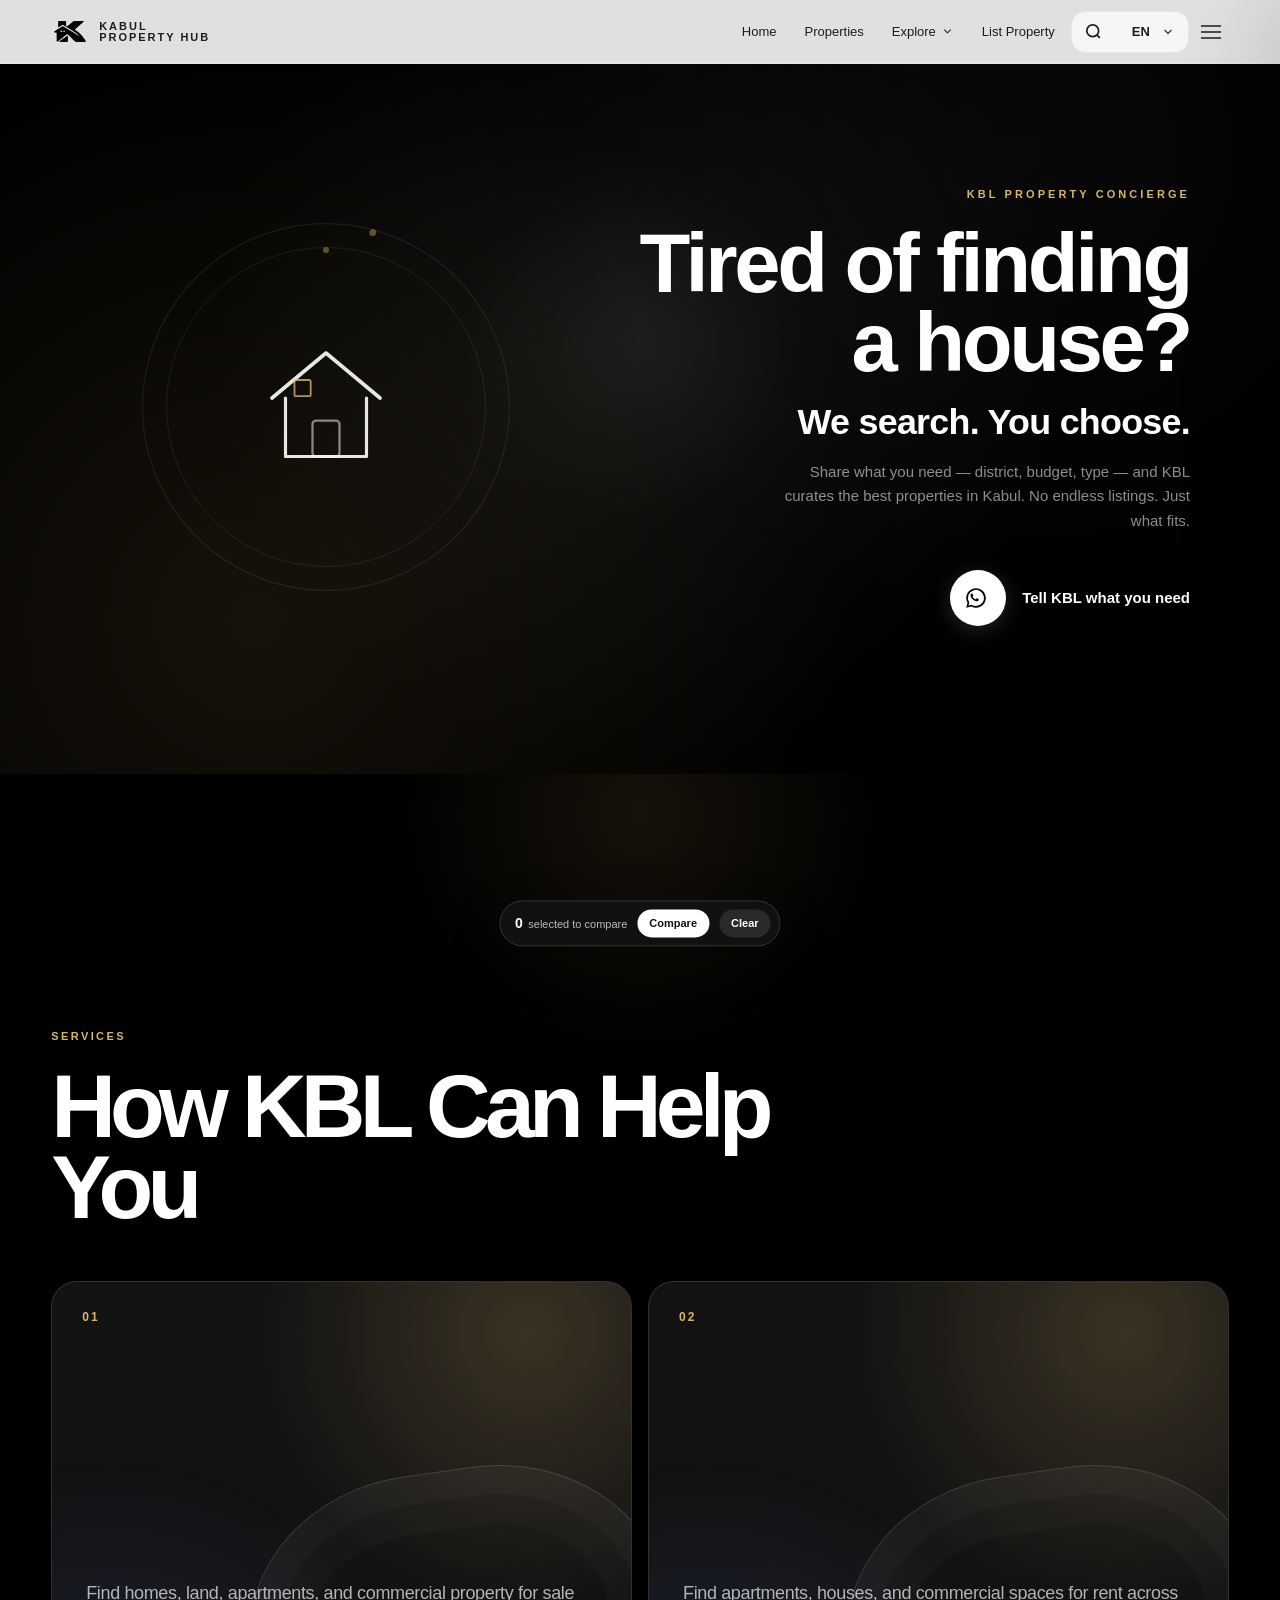
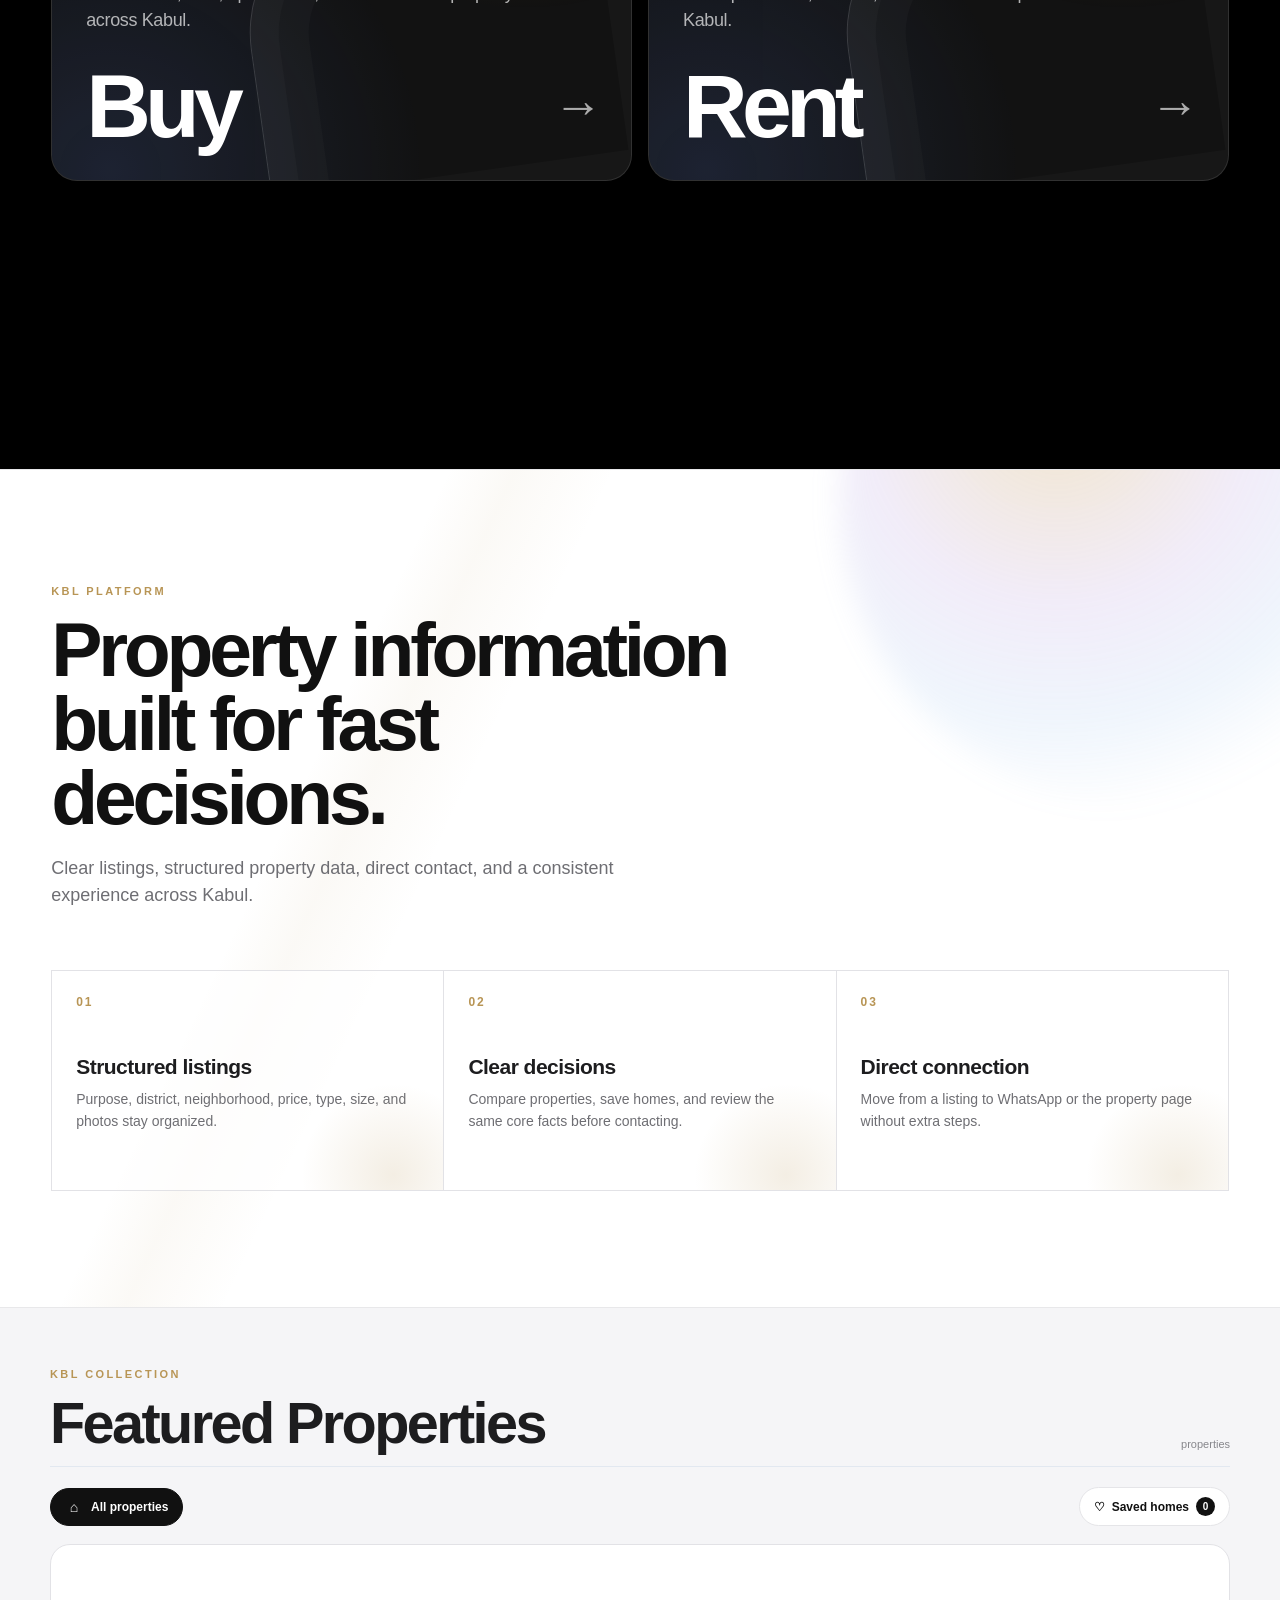
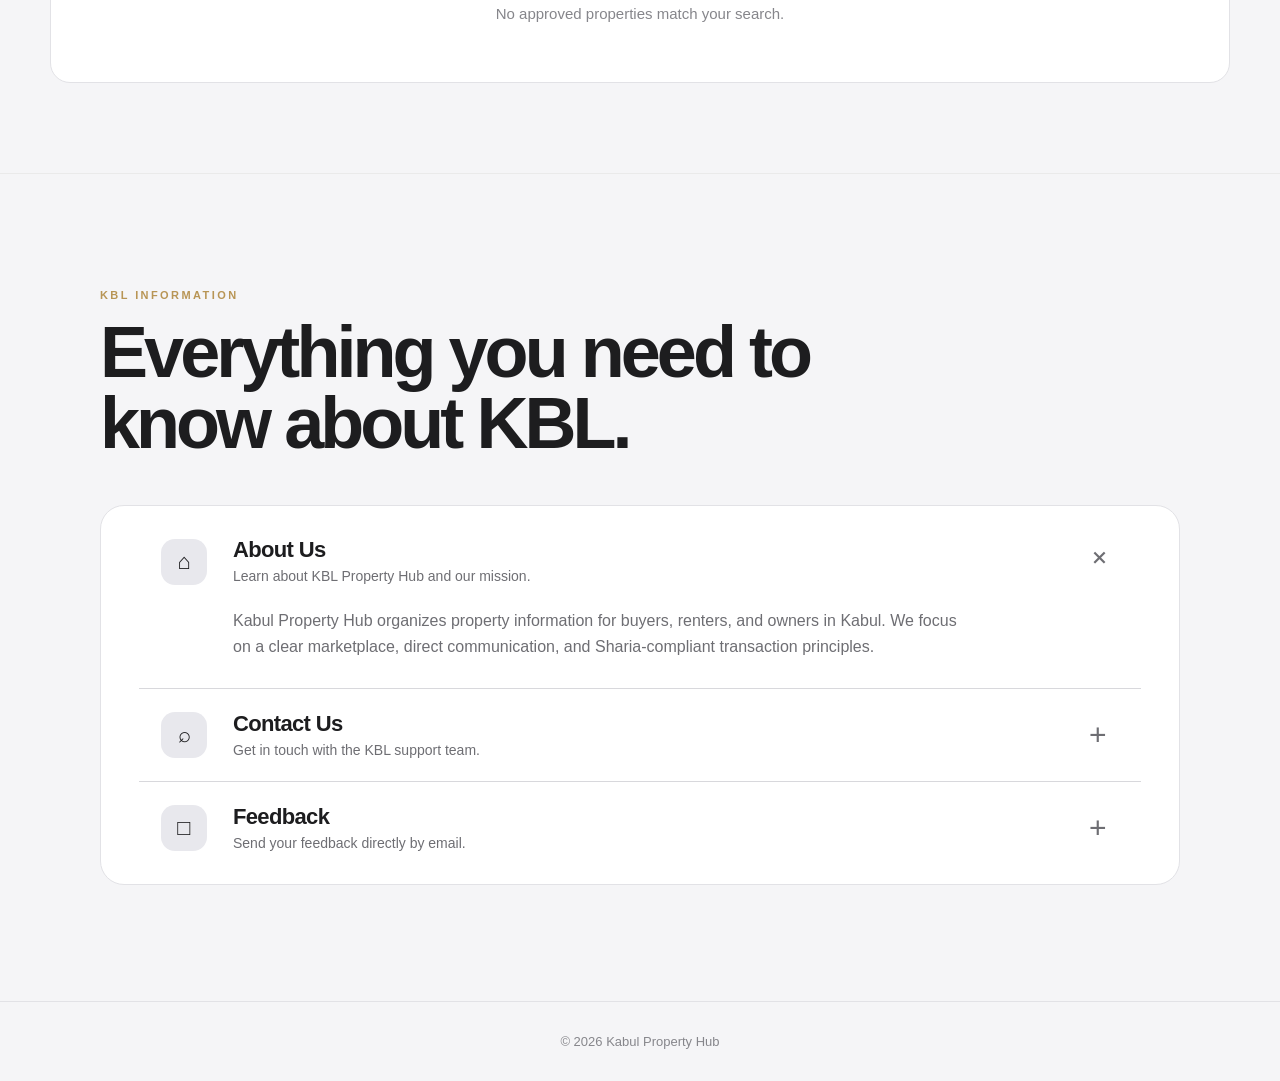
<file: index.html>
<!doctype html>
<html lang="en" dir="ltr">
<head>
<meta charset="utf-8">
<meta name="viewport" content="width=device-width, initial-scale=1, viewport-fit=cover">
<meta name="theme-color" content="#000000">
<meta name="description" content="Kabul Property Hub">
<title>Kabul Property Hub</title>
<link rel="stylesheet" href="style.css">
<link rel="icon" type="image/png" href="kbl-logo.png">
</head>
<body>
<header class="site-header">
  <a class="brand" href="index.html"><span class="brand-logo-wrap"><img class="brand-logo" src="kbl-logo.png" alt="Kabul Property Hub logo"></span><span class="brand-copy"><strong>KABUL</strong><strong>PROPERTY HUB</strong></span></a>
  <nav class="top-nav">
    <a href="index.html" data-i18n="home">Home</a>
    <a href="index.html#properties" data-i18n="properties">Properties</a>
    <button class="explore-trigger" type="button" data-explore-trigger aria-expanded="false"><span data-i18n="explore">Explore</span><svg viewBox="0 0 20 20" fill="none" stroke="currentColor" stroke-width="1.6"><path d="m5 7 5 5 5-5"/></svg></button>
    <a class="header-list-link" href="list-property.html" data-i18n="listProperty">List Property</a>
    <div class="header-tools" aria-label="KBL tools">
      <button class="search-trigger" id="searchTrigger" type="button" aria-label="Search KBL">
        <svg width="19" height="19" viewBox="0 0 24 24" fill="none" stroke="currentColor" stroke-width="2.2" aria-hidden="true"><circle cx="11" cy="11" r="7.5"/><path d="m20 20-3.5-3.5"/></svg>
      </button>
      <div class="language-menu">
        <button class="language-trigger" type="button" aria-expanded="false"><span class="language-current">EN</span><svg viewBox="0 0 20 20" fill="none" stroke="currentColor" stroke-width="1.6" aria-hidden="true"><path d="m5 7 5 5 5-5"/></svg></button>
        <div class="language-dropdown" role="menu">
          <button class="lang" data-lang="en" role="menuitem">EN</button>
          <button class="lang" data-lang="fa" role="menuitem">دری</button>
          <button class="lang" data-lang="ps" role="menuitem">پښتو</button>
        </div>
      </div>
    </div>
    <button class="menu-btn" type="button"><svg width="20" height="14" viewBox="0 0 20 14"><line x1="0" y1="1" x2="20" y2="1" stroke="currentColor" stroke-width="1.5"/><line x1="0" y1="7" x2="20" y2="7" stroke="currentColor" stroke-width="1.5"/><line x1="0" y1="13" x2="20" y2="13" stroke="currentColor" stroke-width="1.5"/></svg></button>
  </nav>
</header>
<div class="mega-backdrop" id="megaBackdrop"></div>
<section class="mega-menu" id="megaMenu" aria-hidden="true">
  <div class="mega-inner">
    <div class="mega-lead">
      <p class="kicker" data-i18n="exploreKicker">KBL MARKETPLACE</p>
      <h2 data-i18n="exploreTitle">Find the right way to move in Kabul.</h2>
      <p data-i18n="exploreText">Browse verified marketplace paths for buying, renting, listing, and comparing property.</p>
    </div>
    <div class="mega-grid">
      <a href="buy.html" class="mega-item"><span class="mega-index">01</span><strong data-i18n="browseBuy">Browse Buy</strong><small data-i18n="browseBuyText">Homes, land, apartments, shops, and commercial property.</small><span>→</span></a>
      <a href="rent.html" class="mega-item"><span class="mega-index">02</span><strong data-i18n="browseRent">Browse Rent</strong><small data-i18n="browseRentText">Homes, apartments, and commercial spaces for rent.</small><span>→</span></a>
      <a href="list-property.html" class="mega-item"><span class="mega-index">03</span><strong data-i18n="listHome">List a Property</strong><small data-i18n="listHomeText">Submit a sale or rental listing for KBL review.</small><span>→</span></a>
      <a href="about.html" class="mega-item"><span class="mega-index">04</span><strong data-i18n="aboutUs">About KBL</strong><small data-i18n="aboutUsText">Learn about the marketplace, support, and feedback.</small><span>→</span></a>
    </div>
  </div>
</section>
<div class="search-backdrop" id="searchBackdrop" aria-hidden="true"></div>
<div class="search-overlay" id="searchOverlay" aria-hidden="true">
  <button class="search-close" id="searchClose" type="button" aria-label="Close">×</button>
  <div class="global-search-inner">
    <div class="global-search-field">
      <svg viewBox="0 0 24 24" fill="none" stroke="currentColor" stroke-width="2.2" aria-hidden="true"><circle cx="11" cy="11" r="8"/><path d="M21 21l-4.35-4.35"/></svg>
      <input id="globalSearchInput" type="search" data-i18n-placeholder="searchProperty" placeholder="Search Kabul Property Hub" aria-label="Search Kabul Property Hub" autocomplete="off">
      <kbd>ESC</kbd>
    </div>
    <div class="global-search-content">
      <p class="search-section-label" data-i18n="searchSections">Explore KBL</p>
      <div class="quick-links-grid">
        <a href="buy.html" class="quick-link"><span data-i18n="browseBuy">Buy properties</span><span>→</span></a>
        <a href="rent.html" class="quick-link"><span data-i18n="browseRent">Rent properties</span><span>→</span></a>
        <a href="about.html" class="quick-link"><span data-i18n="menuAbout">About Kabul Property Hub</span><span>→</span></a>
        <a href="how-it-works.html" class="quick-link"><span data-i18n="menuHow">How It Works</span><span>→</span></a>
        <a href="contact.html" class="quick-link"><span data-i18n="menuContact">Contact Us</span><span>→</span></a>
      </div>
      <div class="global-search-results" id="globalSearchResults" aria-live="polite"></div>
    </div>
  </div>
</div>
<div class="menu-backdrop" id="menuBackdrop"></div>
<aside class="menu-panel" id="menuPanel" aria-hidden="true">
  <div class="menu-head"><span></span><button class="close-menu" type="button">×</button></div>
  <nav class="menu-links" id="menuLinks">
    <a href="about.html" data-i18n="menuAbout">About</a>
    <a href="how-it-works.html" data-i18n="menuHow">How It Works</a>
    <a href="saved.html" data-i18n="menuSaved">Saved</a>
    <a href="list-property.html" data-i18n="menuList">List Property</a>
    <a href="terms.html" data-i18n="menuTerms">Terms</a>
    <a href="privacy.html" data-i18n="menuPrivacy">Privacy Policy</a>
    <a href="contact.html" data-i18n="menuContact">Contact</a>
  </nav>
</aside>

<main id="home">
<section class="concierge-hero" aria-labelledby="conciergeTitle">
  <div class="concierge-inner">
    <div class="concierge-visual">
      <div class="house-scene">
        <svg class="house-icon" viewBox="0 0 200 200" fill="none" aria-hidden="true">
          <path d="M40 90 L100 40 L160 90" stroke="rgba(255,255,255,0.9)" stroke-width="4" stroke-linecap="round" stroke-linejoin="round"/>
          <path d="M55 90 V155 H145 V90" stroke="rgba(255,255,255,0.9)" stroke-width="3.5" stroke-linecap="round" stroke-linejoin="round"/>
          <rect x="85" y="115" width="30" height="40" rx="4" stroke="rgba(255,255,255,0.5)" stroke-width="2.5"/>
          <rect x="65" y="70" width="18" height="18" rx="2" stroke="#d8b56c" stroke-width="2" opacity="0.8"/>
        </svg>
        <div class="orbit-ring"></div>
        <div class="orbit-ring" style="animation-delay:-4s;transform:scale(1.15) rotate(15deg)"></div>
      </div>
    </div>
    <div class="concierge-copy">
      <p class="concierge-kicker" data-i18n="finderKicker">KBL PROPERTY CONCIERGE</p>
      <h1 id="conciergeTitle" data-i18n="finderTitle">Tired of finding a house?</h1>
      <p class="concierge-lead" data-i18n="finderText">We search. You choose.</p>
      <p class="concierge-body" data-i18n="finderSubtext">Share what you need — district, budget, type — and KBL curates the best properties in Kabul. No endless listings. Just what fits.</p>
      <a class="concierge-cta" href="https://wa.me/93707740762" target="_blank" rel="noopener">
        <span class="cta-circle">
          <svg class="wa-symbol" viewBox="0 0 32 32" aria-hidden="true"><path fill="currentColor" d="M19.11 17.33c-.27-.14-1.6-.79-1.85-.88-.25-.09-.43-.14-.61.14-.18.27-.7.88-.86 1.06-.16.18-.32.2-.59.07-.27-.14-1.13-.42-2.15-1.34-.79-.7-1.32-1.57-1.47-1.84-.15-.27-.02-.42.11-.55.12-.12.27-.32.41-.48.14-.16.18-.27.27-.45.09-.18.05-.34-.02-.48-.07-.14-.61-1.47-.84-2.01-.22-.53-.45-.46-.61-.47h-.52c-.18 0-.48.07-.73.34-.25.27-.95.93-.95 2.27s.98 2.63 1.11 2.81c.14.18 1.93 2.95 4.68 4.14.65.28 1.16.45 1.56.57.65.21 1.24.18 1.7.11.52-.08 1.6-.66 1.82-1.29.23-.63.23-1.17.16-1.29-.07-.11-.25-.18-.52-.32M16.03 3C8.84 3 3 8.84 3 16.03c0 2.3.6 4.46 1.65 6.34L3 29l6.82-1.61a12.96 12.96 0 0 0 6.21 1.58h.01C23.22 28.97 29.06 23.13 29.06 16S23.22 3 16.03 3m0 23.67h-.01a10.75 10.75 0 0 1-5.49-1.5l-.39-.23-4.05.96.98-3.95-.25-.41a10.73 10.73 0 1 1 9.21 5.13"/></svg>
        </span>
        <span data-i18n="finderCta">Tell KBL what you need</span>
      </a>
    </div>
  </div>
</section>

<section class="apple-services scroll-reveal" aria-labelledby="servicesTitle">
  <div class="apple-services-inner">
    <p class="kicker" data-i18n="servicesKicker">SERVICES</p>
    <h2 id="servicesTitle" data-i18n="servicesTitle">How KBL Can Help You</h2>
    <div class="service-cards">
      <a class="service-card service-buy" href="buy.html">
        <span class="service-number">01</span>
        <p data-i18n="buyServiceText">Find homes, land, apartments, and commercial property for sale across Kabul.</p>
        <span class="service-name"><span data-i18n="buy">Buy</span><span class="service-arrow">→</span></span>
      </a>
      <a class="service-card service-rent" href="rent.html">
        <span class="service-number">02</span>
        <p data-i18n="rentServiceText">Find apartments, houses, and commercial spaces for rent across Kabul.</p>
        <span class="service-name"><span data-i18n="rent">Rent</span><span class="service-arrow">→</span></span>
      </a>
    </div>


  </div>
</section>

<section class="stripe-realestate-layer scroll-reveal" aria-label="KBL platform principles">
  <div class="stripe-layer-inner">
    <div class="stripe-layer-heading">
      <p class="kicker" data-i18n="platformKicker">KBL PLATFORM</p>
      <h2 data-i18n="platformTitle">Property information built for fast decisions.</h2>
      <p data-i18n="platformText">Clear listings, structured property data, direct contact, and a consistent experience across Kabul.</p>
    </div>
    <div class="stripe-layer-grid">
      <article><span>01</span><strong data-i18n="platformCard1Title">Structured listings</strong><p data-i18n="platformCard1Text">Purpose, district, neighborhood, price, type, size, and photos stay organized.</p></article>
      <article><span>02</span><strong data-i18n="platformCard2Title">Clear decisions</strong><p data-i18n="platformCard2Text">Compare properties, save homes, and review the same core facts before contacting.</p></article>
      <article><span>03</span><strong data-i18n="platformCard3Title">Direct connection</strong><p data-i18n="platformCard3Text">Move from a listing to WhatsApp or the property page without extra steps.</p></article>
    </div>
  </div>
</section>

<section class="catalog section scroll-reveal" id="properties">
  <div class="section-head">
    <div>
      <p class="kicker" data-i18n="featuredKicker">KBL COLLECTION</p>
      <h2 data-i18n="featured">Featured Properties</h2>
    </div>
    <span class="result-count-wrap"><span id="resultCount"></span><span data-i18n="propertiesFound">properties</span></span>
  </div>
  <div class="feed-toolbar">
    <div class="feed-tabs" role="tablist" aria-label="Property purpose">
      <button class="feed-tab active" data-purpose="all" type="button"><span class="feed-tab-icon">⌂</span><span data-i18n="allProperties">All properties</span></button>
    </div>
    <button class="saved-launch" id="savedLaunch" type="button"><span>♡</span><span data-i18n="savedHomes">Saved homes</span><span class="saved-count" id="savedCount">0</span></button>
  </div>
  <div class="cards" id="cards"></div>
</section>


<section class="kbl-info-end scroll-reveal" id="kbl-info" aria-label="KBL information">
  <div class="kbl-info-end-inner">
    <p class="kicker" data-i18n="infoKicker">KBL INFORMATION</p>
    <h2 data-i18n="infoTitle">Everything you need to know about KBL.</h2>
    <div class="apple-info-accordion" aria-label="KBL information">
      <details open>
        <summary><span class="accordion-icon">⌂</span><span><strong data-i18n="aboutPanelTitle">About Us</strong><small data-i18n="aboutPanelSubtitle">Learn about KBL Property Hub and our mission.</small></span><span class="accordion-plus">+</span></summary>
        <div class="accordion-content" data-i18n="aboutPanelText">Kabul Property Hub organizes property information for buyers, renters, and owners in Kabul. We focus on a clear marketplace, direct communication, and Sharia-compliant transaction principles.</div>
      </details>
      <details>
        <summary><span class="accordion-icon">⌕</span><span><strong data-i18n="contactPanelTitle">Contact Us</strong><small data-i18n="contactPanelSubtitle">Get in touch with the KBL support team.</small></span><span class="accordion-plus">+</span></summary>
        <div class="accordion-content"><span data-i18n="contactPanelText">For property questions, listing support, or reports, contact KBL through WhatsApp.</span><a class="accordion-link" href="https://wa.me/93707740762" target="_blank" rel="noopener" data-i18n="whatsapp">WhatsApp</a></div>
      </details>
      <details>
        <summary><span class="accordion-icon">□</span><span><strong data-i18n="feedbackPanelTitle">Feedback</strong><small data-i18n="feedbackPanelSubtitle">Send your feedback directly by email.</small></span><span class="accordion-plus">+</span></summary>
        <div class="accordion-content"><span data-i18n="feedbackPanelText">Tell us what works, what needs improvement, or what you want KBL to add.</span><a class="accordion-link" href="mailto:kabulpropertyhub@gmail.com">kabulpropertyhub@gmail.com</a></div>
      </details>
    </div>
  </div>
</section>
</main>

<aside class="saved-drawer" id="savedDrawer" aria-hidden="true">
  <div class="saved-drawer-head"><div><p class="kicker" data-i18n="savedHomes">SAVED HOMES</p><h2 data-i18n="savedTitle">Your shortlist</h2></div><button type="button" class="saved-drawer-close" data-close-saved>×</button></div>
  <div class="saved-drawer-body" id="savedDrawerBody"></div>
</aside>
<div class="saved-backdrop" id="savedBackdrop"></div>

<section class="command-backdrop" id="commandBackdrop" aria-hidden="true">
  <div class="command-palette" role="dialog" aria-modal="true" aria-labelledby="commandTitle">
    <div class="command-search"><svg viewBox="0 0 24 24" fill="none" stroke="currentColor" stroke-width="2"><circle cx="11" cy="11" r="7.5"/><path d="m20 20-3.5-3.5"/></svg><input id="commandInput" type="search" data-i18n-placeholder="commandPlaceholder" placeholder="Search KBL or jump to a section" autocomplete="off"><kbd>ESC</kbd></div>
    <p class="command-label" id="commandTitle" data-i18n="quickActions">Quick actions</p>
    <div class="command-items" id="commandItems">
      <button type="button" data-command="buy"><span>01</span><strong data-i18n="browseBuy">Browse Buy</strong><small data-i18n="browseBuyText">Homes, land, apartments, shops, and commercial property.</small></button>
      <button type="button" data-command="rent"><span>02</span><strong data-i18n="browseRent">Browse Rent</strong><small data-i18n="browseRentText">Homes, apartments, and commercial spaces for rent.</small></button>
      <button type="button" data-command="search"><span>03</span><strong data-i18n="openSearch">Open search</strong><small data-i18n="openSearchText">Filter by district, neighborhood, budget, currency, and type.</small></button>
      <button type="button" data-command="saved"><span>04</span><strong data-i18n="savedHomes">Saved homes</strong><small data-i18n="savedText">Open your saved property shortlist.</small></button>
      <a href="list-property.html"><span>05</span><strong data-i18n="listHome">List a Property</strong><small data-i18n="listHomeText">Submit a sale or rental listing for review.</small></a>
    </div>
  </div>
</section>

<div class="compare-tray" id="compareTray" aria-hidden="true">
  <div><strong id="compareCount">0</strong><span data-i18n="compareSelected">selected to compare</span></div>
  <button type="button" id="compareNow" data-i18n="compareNow">Compare</button>
  <button type="button" id="clearCompare" data-i18n="clearCompare">Clear</button>
</div>

<footer data-i18n="footer">© 2026 Kabul Property Hub</footer>
<script src="app.js"></script>
</body></html>
</file>
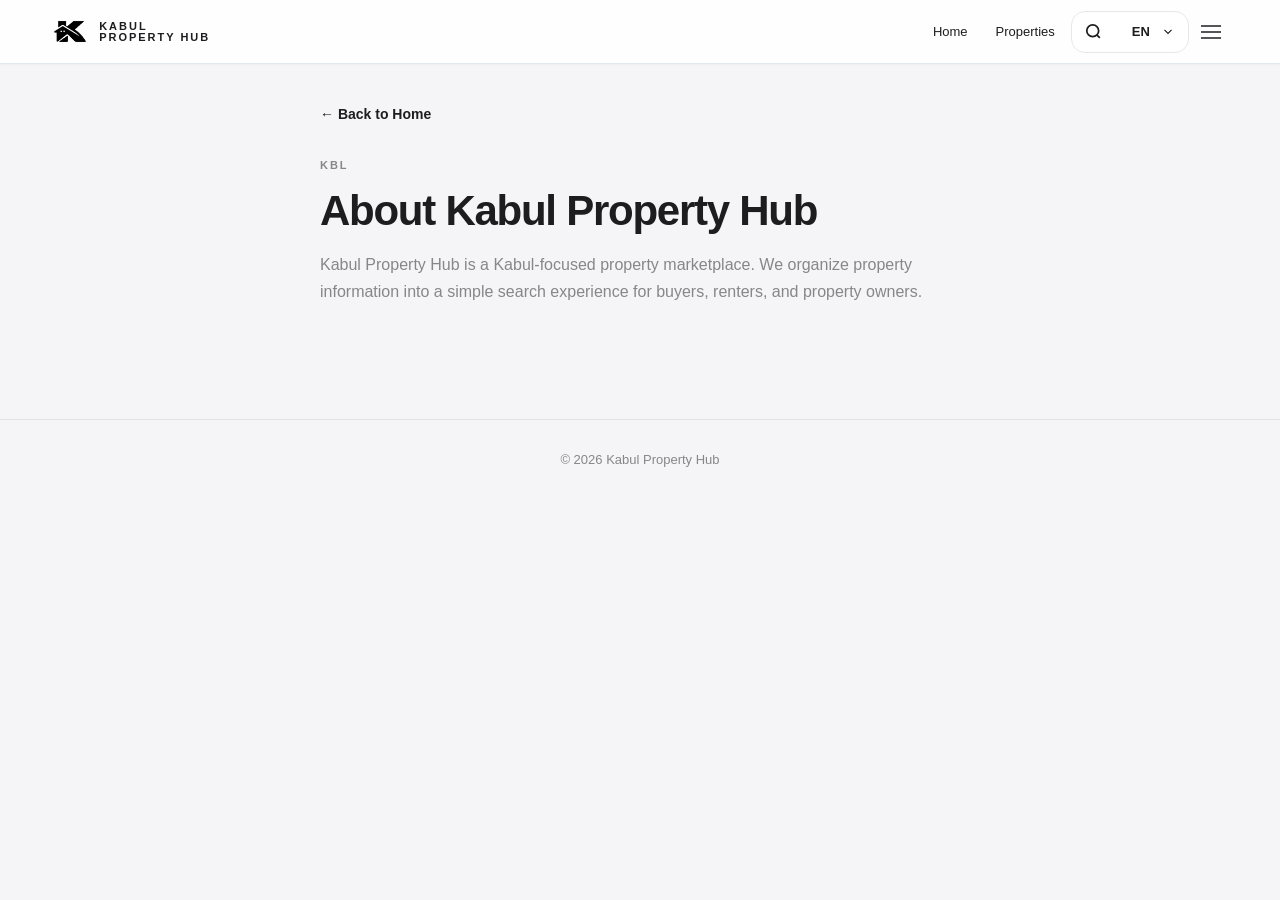
<file: about.html>
<!doctype html>
<html lang="en" dir="ltr">
<head><meta charset="utf-8"><meta name="viewport" content="width=device-width, initial-scale=1, viewport-fit=cover"><meta name="theme-color" content="#f5f5f7"><title>About | Kabul Property Hub</title><link rel="stylesheet" href="style.css"><link rel="icon" type="image/png" href="kbl-logo.png">
</head>
<body>
<header class="site-header">
  <a class="brand" href="index.html"><span class="brand-logo-wrap"><img class="brand-logo" src="kbl-logo.png" alt="Kabul Property Hub logo"></span><span class="brand-copy"><strong>KABUL</strong><strong>PROPERTY HUB</strong></span></a>
  <nav class="top-nav">
    <a href="index.html" data-i18n="home">Home</a>
    <a href="index.html#properties" data-i18n="properties">Properties</a>
    <div class="header-tools" aria-label="KBL tools">
      <button class="search-trigger" id="searchTrigger" type="button" aria-label="Search KBL">
        <svg width="19" height="19" viewBox="0 0 24 24" fill="none" stroke="currentColor" stroke-width="2.2" aria-hidden="true"><circle cx="11" cy="11" r="7.5"/><path d="m20 20-3.5-3.5"/></svg>
      </button>
      <div class="language-menu">
        <button class="language-trigger" type="button" aria-expanded="false"><span class="language-current">EN</span><svg viewBox="0 0 20 20" fill="none" stroke="currentColor" stroke-width="1.6" aria-hidden="true"><path d="m5 7 5 5 5-5"/></svg></button>
        <div class="language-dropdown" role="menu">
          <button class="lang" data-lang="en" role="menuitem">EN</button>
          <button class="lang" data-lang="fa" role="menuitem">دری</button>
          <button class="lang" data-lang="ps" role="menuitem">پښتو</button>
        </div>
      </div>
    </div>
    <button class="menu-btn" type="button"><svg width="20" height="14" viewBox="0 0 20 14"><line x1="0" y1="1" x2="20" y2="1" stroke="currentColor" stroke-width="1.5"/><line x1="0" y1="7" x2="20" y2="7" stroke="currentColor" stroke-width="1.5"/><line x1="0" y1="13" x2="20" y2="13" stroke="currentColor" stroke-width="1.5"/></svg></button>
  </nav>
</header>
<div class="search-backdrop" id="searchBackdrop"></div>
<div class="search-overlay" id="searchOverlay" aria-hidden="true">
  <button class="search-close" id="searchClose" type="button" aria-label="Close">×</button>
  <div class="global-search-inner">
    <div class="global-search-field">
      <svg viewBox="0 0 24 24" fill="none" stroke="currentColor" stroke-width="2.2" aria-hidden="true"><circle cx="11" cy="11" r="8"/><path d="M21 21l-4.35-4.35"/></svg>
      <input id="globalSearchInput" type="search" data-i18n-placeholder="searchProperty" placeholder="Search Kabul Property Hub" aria-label="Search Kabul Property Hub" autocomplete="off">
      <kbd>ESC</kbd>
    </div>
    <div class="global-search-content">
      <p class="search-section-label" data-i18n="searchSections">Explore KBL</p>
      <div class="quick-links-grid">
        <a href="buy.html" class="quick-link"><span data-i18n="browseBuy">Buy properties</span><span>→</span></a>
        <a href="rent.html" class="quick-link"><span data-i18n="browseRent">Rent properties</span><span>→</span></a>
        <a href="about.html" class="quick-link"><span data-i18n="menuAbout">About Kabul Property Hub</span><span>→</span></a>
        <a href="how-it-works.html" class="quick-link"><span data-i18n="menuHow">How It Works</span><span>→</span></a>
        <a href="contact.html" class="quick-link"><span data-i18n="menuContact">Contact Us</span><span>→</span></a>
      </div>
      <div class="global-search-results" id="globalSearchResults" aria-live="polite"></div>
    </div>
  </div>
</div>
<div class="menu-backdrop" id="menuBackdrop"></div>
<aside class="menu-panel" id="menuPanel" aria-hidden="true">
  <div class="menu-head"><span></span><button class="close-menu" type="button">×</button></div>
  <nav class="menu-links" id="menuLinks">
    <a href="about.html" data-i18n="menuAbout">About</a>
    <a href="how-it-works.html" data-i18n="menuHow">How It Works</a>
    <a href="saved.html" data-i18n="menuSaved">Saved</a>
    <a href="list-property.html" data-i18n="menuList">List Property</a>
    <a href="terms.html" data-i18n="menuTerms">Terms</a>
    <a href="privacy.html" data-i18n="menuPrivacy">Privacy Policy</a>
    <a href="contact.html" data-i18n="menuContact">Contact</a>
  </nav>
</aside>
<main class="static-page scroll-reveal"><a class="back-link" href="index.html">← <span data-i18n="backHome">Back</span></a><p class="kicker">KBL</p><h1 data-i18n="aboutTitle">About</h1><p data-i18n="aboutText">Kabul Property Hub is a Kabul-focused property marketplace. Simple search for buyers, renters, and owners.</p></main>
<footer data-i18n="footer">© 2026 Kabul Property Hub</footer><script src="app.js"></script></body></html>
</file>
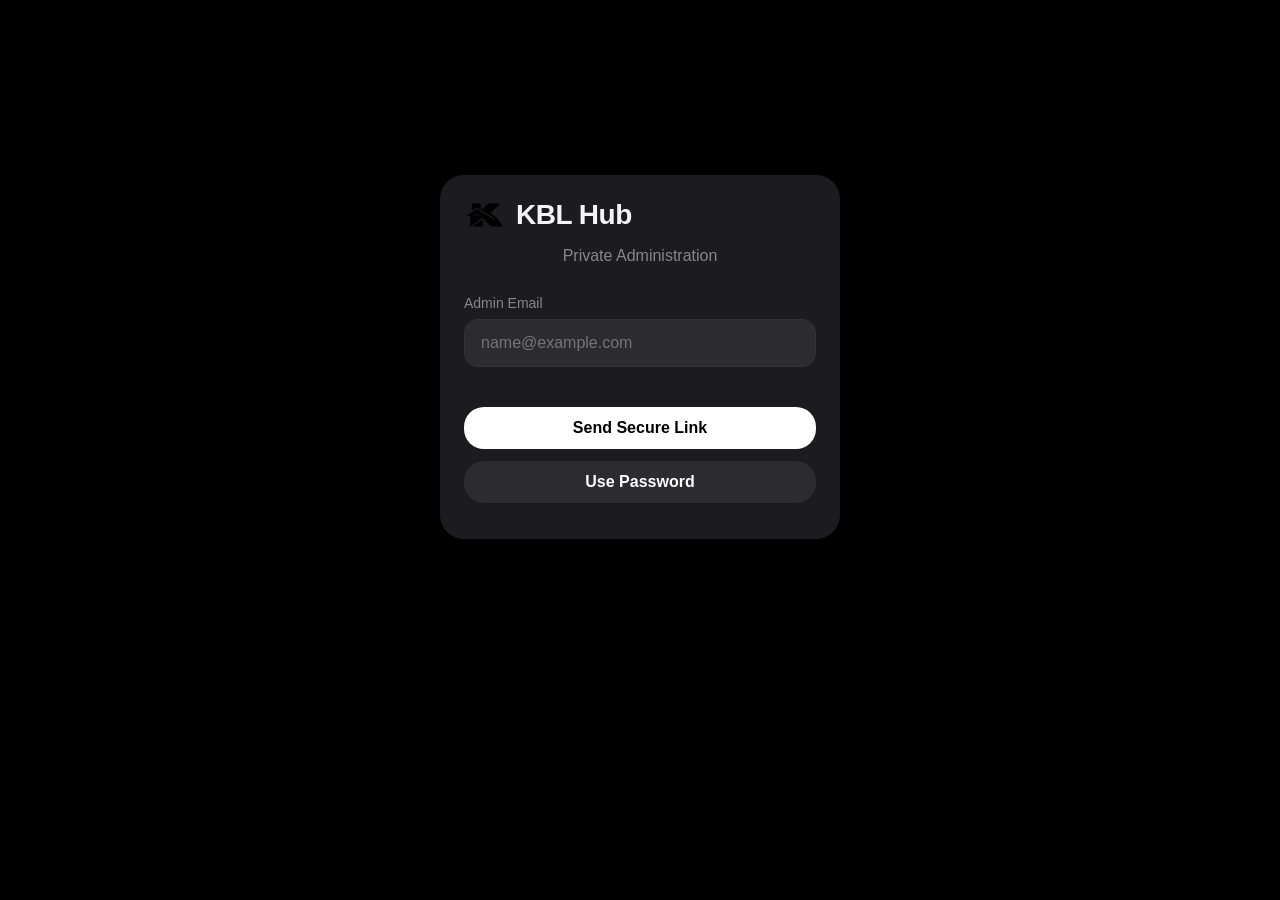
<file: admin.html>
<!doctype html>
<html lang="en">
<head>
<meta charset="utf-8">
<meta name="viewport" content="width=device-width,initial-scale=1">
<title>KBL Admin Control</title>
<style>
:root { font-family: -apple-system, BlinkMacSystemFont, "SF Pro Display", "Segoe UI", sans-serif; color: #f5f5f7; background: #000; }
* { box-sizing: border-box; }
body { margin: 0; -webkit-font-smoothing: antialiased; }
button, input, select { font: inherit; }
.hidden { display: none !important; }
.shell { max-width: 1180px; margin: auto; padding: 40px 20px; }
.top { display: flex; justify-content: space-between; align-items: center; gap: 16px; margin-bottom: 30px; }
.brand { font-size: 28px; font-weight: 700; letter-spacing: -0.5px; display:flex; align-items:center; gap:10px; }
.admin-logo { width:42px; height:32px; object-fit:contain; display:block; }
.muted { color: #86868b; }
.card { background: #1c1c1e; border-radius: 24px; padding: 24px; box-shadow: 0 10px 40px rgba(0,0,0,0.5); }
.login { max-width: 400px; margin: 15vh auto; text-align: center; }
.login h1 { margin-bottom: 12px; font-weight: 600; letter-spacing: -0.5px; }
input, select { width: 100%; padding: 14px 16px; border: 1px solid #333; border-radius: 14px; background: #2c2c2e; color: #fff; margin-bottom: 16px; outline: none; transition: border 0.2s; }
input:focus { border-color: #0A84FF; }
label { display: block; font-size: 14px; font-weight: 500; margin: 0 0 8px; text-align: left; color: #86868b; }
button { border: 0; border-radius: 20px; padding: 12px 20px; background: #fff; color: #000; font-weight: 600; cursor: pointer; transition: transform 0.1s, opacity 0.2s; width: 100%; }
button:active { transform: scale(0.97); }
.secondary { background: #2c2c2e; color: #fff; }
.secondary:hover { background: #3a3a3c; }
.success { background: #32d74b; color: #000; }
.danger { background: #ff453a; color: #fff; }
.error { color: #ff453a; margin-top: 12px; font-size: 14px; }
.ok { color: #32d74b; margin-top: 12px; font-size: 14px; }
.stats { display: grid; grid-template-columns: repeat(4, 1fr); gap: 16px; margin-bottom: 24px; }
.stat strong { font-size: 32px; display: block; margin-top: 8px; font-weight: 700; }
.toolbar { display: grid; grid-template-columns: 1fr 200px; gap: 12px; margin: 20px 0; }
.table-wrap { overflow: auto; border-radius: 16px; border: 1px solid #333; }
.table { width: 100%; border-collapse: collapse; background: #1c1c1e; }
.table th, .table td { text-align: left; padding: 16px; border-bottom: 1px solid #333; white-space: nowrap; font-size: 14px; }
.table th { background: #2c2c2e; color: #86868b; font-weight: 500; }
.badge { display: inline-block; padding: 6px 12px; border-radius: 20px; font-size: 12px; font-weight: 600; text-transform: uppercase; letter-spacing: 0.5px; }
.unverified { background: #333; color: #aaa; }
.verified { background: rgba(10, 132, 255, 0.2); color: #0A84FF; }
.trusted { background: rgba(50, 215, 75, 0.2); color: #32d74b; }
.blocked { background: rgba(255, 69, 58, 0.2); color: #ff453a; }
.actions { display: flex; gap: 8px; flex-wrap: wrap; }
.actions button { width: auto; padding: 8px 14px; font-size: 13px; border-radius: 14px; }
.notice { padding: 16px; border-radius: 16px; background: rgba(255, 214, 10, 0.1); color: #ffd60a; margin-bottom: 24px; font-size: 14px; line-height: 1.5; border: 1px solid rgba(255, 214, 10, 0.2); }
.modal { position: fixed; inset: 0; background: rgba(0,0,0,0.7); backdrop-filter: blur(10px); padding: 20px; overflow: auto; z-index: 50; display: flex; align-items: center; justify-content: center; }
.modal > .card { width: 100%; max-width: 800px; margin: auto; }
.history { border-left: 2px solid #333; padding-left: 16px; margin: 16px 0; position: relative; }
.history::before { content: ''; position: absolute; left: -5px; top: 6px; width: 8px; height: 8px; background: #86868b; border-radius: 50%; }
.grid { display: grid; grid-template-columns: 1fr 1fr; gap: 24px; }
.login-actions { display: grid; gap: 12px; margin-top: 24px; }
@media(max-width:800px){ .stats { grid-template-columns: 1fr 1fr; } .toolbar, .grid { grid-template-columns: 1fr; } }
</style>
<link rel="icon" type="image/png" href="kbl-logo.png">
</head>
<body>
<section id="loginScreen" class="shell">
  <div class="card login">
    <div class="brand"><img class="admin-logo" src="kbl-logo.png" alt="Kabul Property Hub logo"><span>KBL Hub</span></div>
    <p class="muted" style="margin-bottom: 30px;">Private Administration</p>
    <label for="email">Admin Email</label>
    <input id="email" type="email" autocomplete="email" inputmode="email" placeholder="name@example.com">
    <div class="login-actions">
      <button id="magicBtn">Send Secure Link</button>
      <button id="passwordBtn" class="secondary" type="button">Use Password</button>
    </div>
    <div id="loginError" class="error"></div>
    <div id="loginOk" class="ok"></div>
  </div>
</section>

<!-- The rest of your existing JS app structure remains identical, maintaining your strict Supabase RPC checks -->
<!-- Ensure your Supabase RPC 'is_kbl_admin' strictly checks for auth.uid() = '5645b70d-c5db-4044-9d29-2849740533cf' -->
</file>
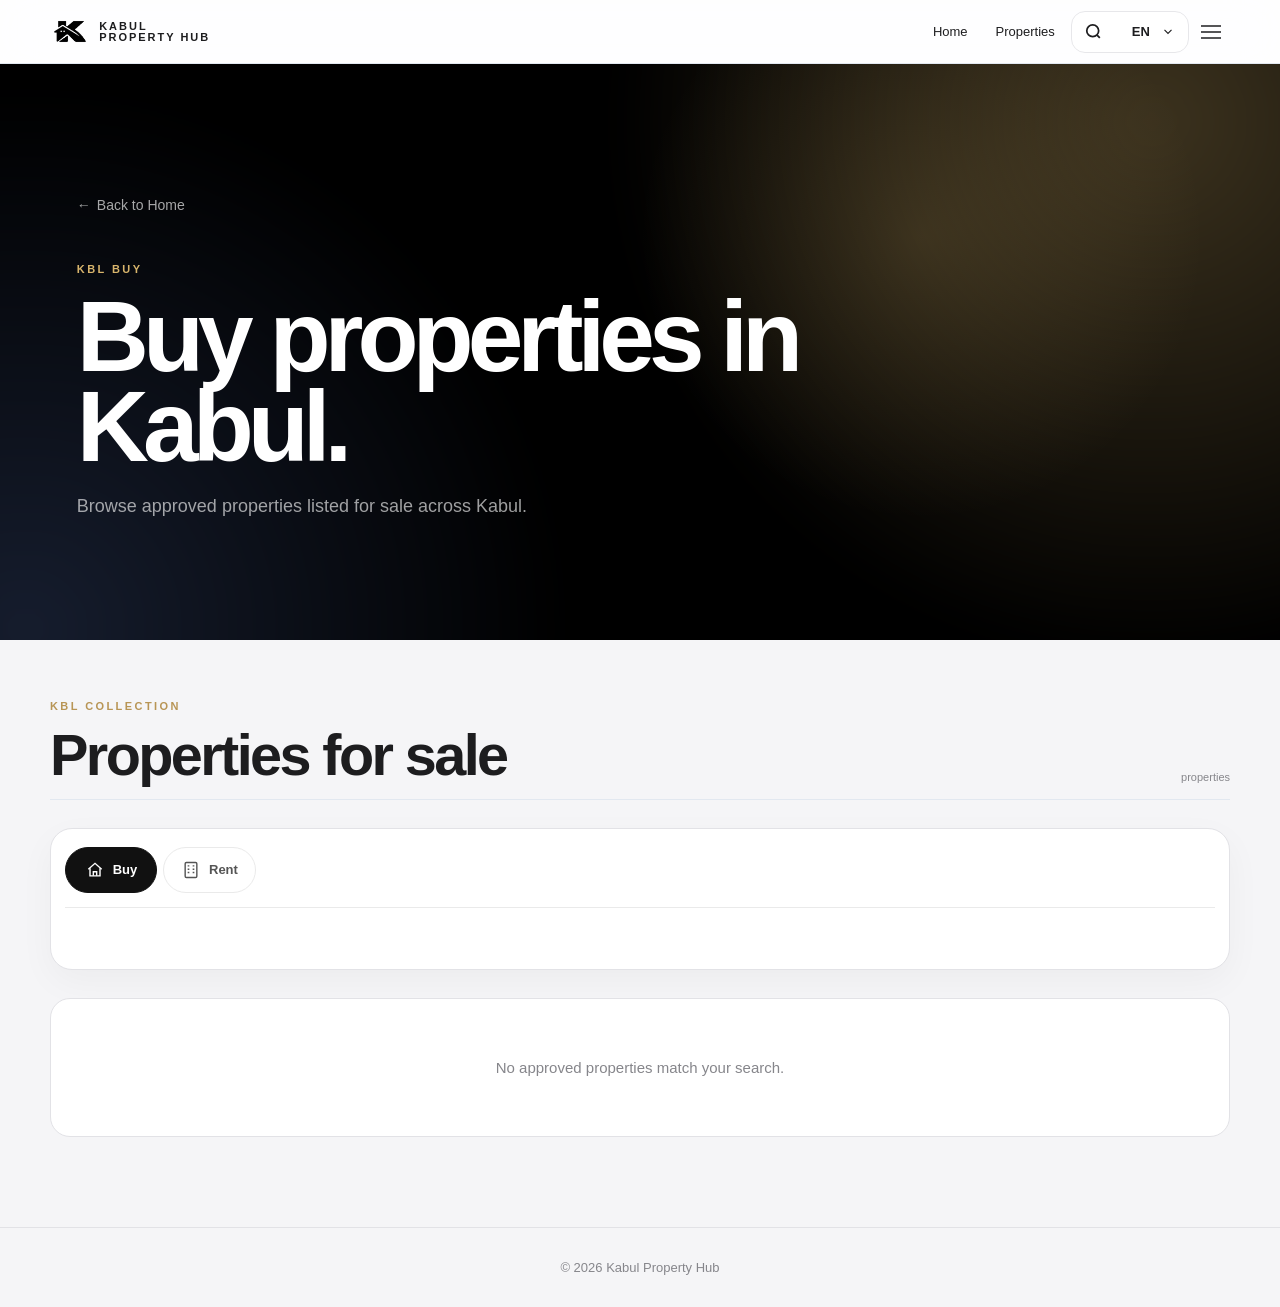
<file: buy.html>
<!doctype html><html lang="en" dir="ltr"><head><meta charset="utf-8"><meta name="viewport" content="width=device-width, initial-scale=1, viewport-fit=cover"><meta name="theme-color" content="#f5f5f7"><title data-i18n="buyPageTitle">KBL Buy Properties</title><link rel="stylesheet" href="style.css"><link rel="icon" type="image/png" href="kbl-logo.png"></head><body data-page-purpose="buy"><header class="site-header"><a class="brand" href="index.html"><span class="brand-logo-wrap"><img class="brand-logo" src="kbl-logo.png" alt="Kabul Property Hub logo"></span><span class="brand-copy"><strong>KABUL</strong><strong>PROPERTY HUB</strong></span></a><nav class="top-nav"><a href="index.html" data-i18n="home">Home</a><a href="index.html#properties" data-i18n="properties">Properties</a><div class="header-tools" aria-label="KBL tools">
      <button class="search-trigger" id="searchTrigger" type="button" aria-label="Search KBL">
        <svg width="19" height="19" viewBox="0 0 24 24" fill="none" stroke="currentColor" stroke-width="2.2" aria-hidden="true"><circle cx="11" cy="11" r="7.5"/><path d="m20 20-3.5-3.5"/></svg>
      </button>
      <div class="language-menu">
        <button class="language-trigger" type="button" aria-expanded="false"><span class="language-current">EN</span><svg viewBox="0 0 20 20" fill="none" stroke="currentColor" stroke-width="1.6" aria-hidden="true"><path d="m5 7 5 5 5-5"/></svg></button>
        <div class="language-dropdown" role="menu">
          <button class="lang" data-lang="en" role="menuitem">EN</button>
          <button class="lang" data-lang="fa" role="menuitem">دری</button>
          <button class="lang" data-lang="ps" role="menuitem">پښتو</button>
        </div>
      </div>
    </div></div><button class="menu-btn" type="button"><svg width="20" height="14" viewBox="0 0 20 14"><line x1="0" y1="1" x2="20" y2="1" stroke="currentColor" stroke-width="1.5"/><line x1="0" y1="7" x2="20" y2="7" stroke="currentColor" stroke-width="1.5"/><line x1="0" y1="13" x2="20" y2="13" stroke="currentColor" stroke-width="1.5"/></svg></button></nav></header><div class="search-backdrop" id="searchBackdrop" aria-hidden="true"></div><div class="search-overlay" id="searchOverlay" aria-hidden="true"><button class="search-close" id="searchClose" type="button">×</button><div class="global-search-inner"><div class="global-search-field"><svg viewBox="0 0 24 24" fill="none" stroke="currentColor" stroke-width="2.2"><circle cx="11" cy="11" r="8"/><path d="M21 21l-4.35-4.35"/></svg><input id="globalSearchInput" type="search" data-i18n-placeholder="searchProperty" placeholder="Search Kabul Property Hub" autocomplete="off"><kbd>ESC</kbd></div><div class="global-search-content"><p class="search-section-label" data-i18n="searchSections">Explore KBL</p><div class="quick-links-grid"><a href="buy.html" class="quick-link"><span data-i18n="browseBuy">Buy properties</span><span>→</span></a><a href="rent.html" class="quick-link"><span data-i18n="browseRent">Rent properties</span><span>→</span></a><a href="about.html" class="quick-link"><span data-i18n="menuAbout">About Kabul Property Hub</span><span>→</span></a><a href="how-it-works.html" class="quick-link"><span data-i18n="menuHow">How It Works</span><span>→</span></a><a href="contact.html" class="quick-link"><span data-i18n="menuContact">Contact Us</span><span>→</span></a></div><div class="global-search-results" id="globalSearchResults"></div></div></div></div><div class="menu-backdrop" id="menuBackdrop"></div><aside class="menu-panel" id="menuPanel" aria-hidden="true"><div class="menu-head"><span></span><button class="close-menu" type="button">×</button></div><nav class="menu-links" id="menuLinks"></nav></aside><main class="purpose-page"><section class="purpose-hero scroll-reveal"><div><a class="back-link" href="index.html">← <span data-i18n="backHome">Back to Home</span></a><p class="kicker" data-i18n="buyPageKicker">KBL BUY</p><h1 data-i18n="buyPageTitle">Buy properties in Kabul.</h1><p data-i18n="buyPageText">Browse approved properties listed for buy across Kabul.</p></div></section><section class="catalog purpose-catalog section scroll-reveal" id="properties"><div class="section-head"><div><p class="kicker" data-i18n="featuredKicker">KBL COLLECTION</p><h2 data-i18n="buyPageHeading">Properties for buy</h2></div><span class="result-count-wrap"><span id="resultCount"></span><span data-i18n="propertiesFound">properties</span></span></div><div class="catalog-filters"><div class="purpose-dock page-purpose-dock"><a class="purpose active" href="buy.html" data-page-link-purpose="buy"><span class="purpose-icon"><svg viewBox="0 0 24 24" fill="none" stroke="currentColor" stroke-width="1.7"><path d="m4 11 8-7 8 7"/><path d="M6 10v9h12v-9"/><path d="M10 19v-5h4v5"/></svg></span><span data-i18n="buy">Buy</span></a><a class="purpose" href="rent.html" data-page-link-purpose="rent"><span class="purpose-icon"><svg viewBox="0 0 24 24" fill="none" stroke="currentColor" stroke-width="1.7"><rect x="5" y="3" width="14" height="18" rx="1.5"/><path d="M8 7h2M14 7h2M8 11h2M14 11h2M8 15h2M14 15h2"/></svg></span><span data-i18n="rent">Rent</span></a></div><div class="filter-grid page-filter-grid"><label><span data-i18n="district">District</span><select id="district"></select></label><label><span data-i18n="neighborhood">Neighborhood</span><select id="neighborhood"></select></label><label><span data-i18n="propertyType">Property type</span><select id="type"></select></label><label><span data-i18n="currency">Currency</span><select id="currency"></select></label><label><span data-i18n="minPrice">Min price</span><input id="minPrice" type="number" min="0"></label><label><span data-i18n="maxPrice">Max price</span><input id="maxPrice" type="number" min="0"></label><label><span data-i18n="contextSearch">Context</span><input id="contextSearch" type="search" data-i18n-placeholder="contextSearchPlaceholder" placeholder="Street, landmark, address..."></label><button class="reset-link" id="resetBtn" type="button" data-i18n="reset">Reset</button></div></div><div class="cards" id="cards"></div></section></main><footer data-i18n="footer">© 2026 Kabul Property Hub</footer><script src="app.js"></script></body></html>
</file>
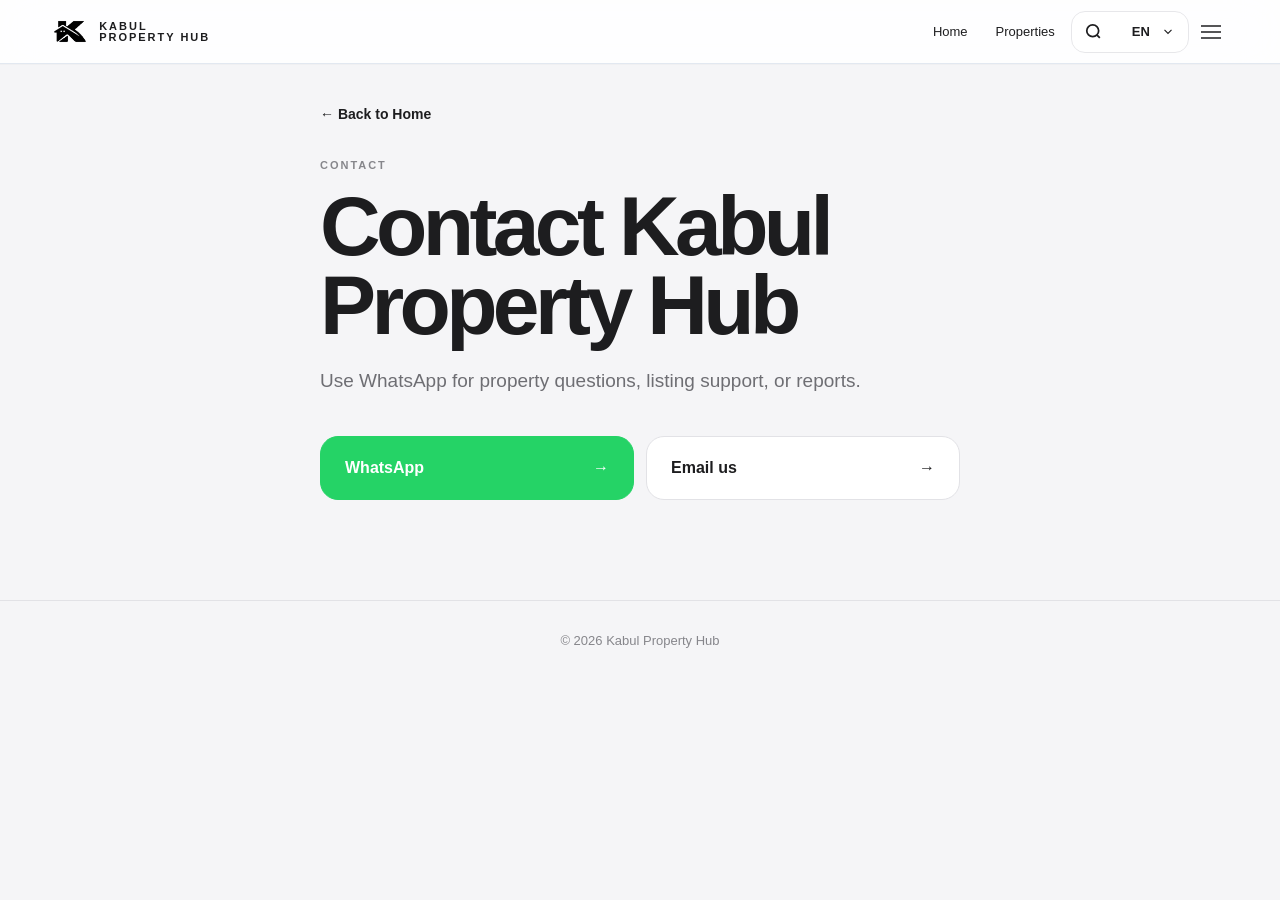
<file: contact.html>
<!doctype html>
<html lang="en" dir="ltr">
<head><meta charset="utf-8"><meta name="viewport" content="width=device-width, initial-scale=1, viewport-fit=cover"><meta name="theme-color" content="#f5f5f7"><title>Contact | Kabul Property Hub</title><link rel="stylesheet" href="style.css"><link rel="icon" type="image/png" href="kbl-logo.png"></head>
<body>
<header class="site-header">
  <a class="brand" href="index.html"><span class="brand-logo-wrap"><img class="brand-logo" src="kbl-logo.png" alt="Kabul Property Hub logo"></span><span class="brand-copy"><strong>KABUL</strong><strong>PROPERTY HUB</strong></span></a>
  <nav class="top-nav">
    <a href="index.html" data-i18n="home">Home</a><a href="index.html#properties" data-i18n="properties">Properties</a>
    <div class="header-tools" aria-label="KBL tools">
      <button class="search-trigger" id="searchTrigger" type="button" aria-label="Search KBL">
        <svg width="19" height="19" viewBox="0 0 24 24" fill="none" stroke="currentColor" stroke-width="2.2" aria-hidden="true"><circle cx="11" cy="11" r="7.5"/><path d="m20 20-3.5-3.5"/></svg>
      </button>
      <div class="language-menu">
        <button class="language-trigger" type="button" aria-expanded="false"><span class="language-current">EN</span><svg viewBox="0 0 20 20" fill="none" stroke="currentColor" stroke-width="1.6" aria-hidden="true"><path d="m5 7 5 5 5-5"/></svg></button>
        <div class="language-dropdown" role="menu">
          <button class="lang" data-lang="en" role="menuitem">EN</button>
          <button class="lang" data-lang="fa" role="menuitem">دری</button>
          <button class="lang" data-lang="ps" role="menuitem">پښتو</button>
        </div>
      </div>
    </div></div>
    <button class="menu-btn" type="button"><svg width="20" height="14" viewBox="0 0 20 14"><line x1="0" y1="1" x2="20" y2="1" stroke="currentColor" stroke-width="1.5"/><line x1="0" y1="7" x2="20" y2="7" stroke="currentColor" stroke-width="1.5"/><line x1="0" y1="13" x2="20" y2="13" stroke="currentColor" stroke-width="1.5"/></svg></button>
  </nav>
</header>
<div class="search-backdrop" id="searchBackdrop"></div>
<div class="search-overlay" id="searchOverlay" aria-hidden="true"><button class="search-close" id="searchClose" type="button">×</button><div class="global-search-inner"><div class="global-search-field"><svg viewBox="0 0 24 24" fill="none" stroke="currentColor" stroke-width="2.2"><circle cx="11" cy="11" r="8"/><path d="M21 21l-4.35-4.35"/></svg><input id="globalSearchInput" type="search" data-i18n-placeholder="searchProperty" placeholder="Search Kabul Property Hub" autocomplete="off"><kbd>ESC</kbd></div><div class="global-search-content"><p class="search-section-label" data-i18n="searchSections">Explore KBL</p><div class="quick-links-grid"><a href="buy.html" class="quick-link"><span data-i18n="browseBuy">Buy properties</span><span>→</span></a><a href="rent.html" class="quick-link"><span data-i18n="browseRent">Rent properties</span><span>→</span></a><a href="about.html" class="quick-link"><span data-i18n="menuAbout">About Kabul Property Hub</span><span>→</span></a><a href="how-it-works.html" class="quick-link"><span data-i18n="menuHow">How It Works</span><span>→</span></a><a href="contact.html" class="quick-link"><span data-i18n="menuContact">Contact Us</span><span>→</span></a></div><div class="global-search-results" id="globalSearchResults" aria-live="polite"></div></div></div></div>
<div class="menu-backdrop" id="menuBackdrop"></div><aside class="menu-panel" id="menuPanel" aria-hidden="true"><div class="menu-head"><span></span><button class="close-menu" type="button">×</button></div><nav class="menu-links" id="menuLinks"></nav></aside>
<main class="static-page contact-page scroll-reveal"><a class="back-link" href="index.html">← <span data-i18n="backHome">Back to Home</span></a><p class="kicker" data-i18n="contactKicker">CONTACT</p><h1 data-i18n="contactTitle">Contact Kabul Property Hub</h1><p data-i18n="contactText">Use WhatsApp for property questions, listing support, or reports.</p><div class="contact-actions"><a class="contact-action whatsapp-contact" href="https://wa.me/93707740762" target="_blank" rel="noopener"><span data-i18n="whatsapp">WhatsApp</span><span>→</span></a><a class="contact-action" href="mailto:kabulpropertyhub@gmail.com"><span data-i18n="emailUs">Email us</span><span>→</span></a></div></main>
<footer data-i18n="footer">© 2026 Kabul Property Hub</footer><script src="app.js"></script></body></html>
</file>
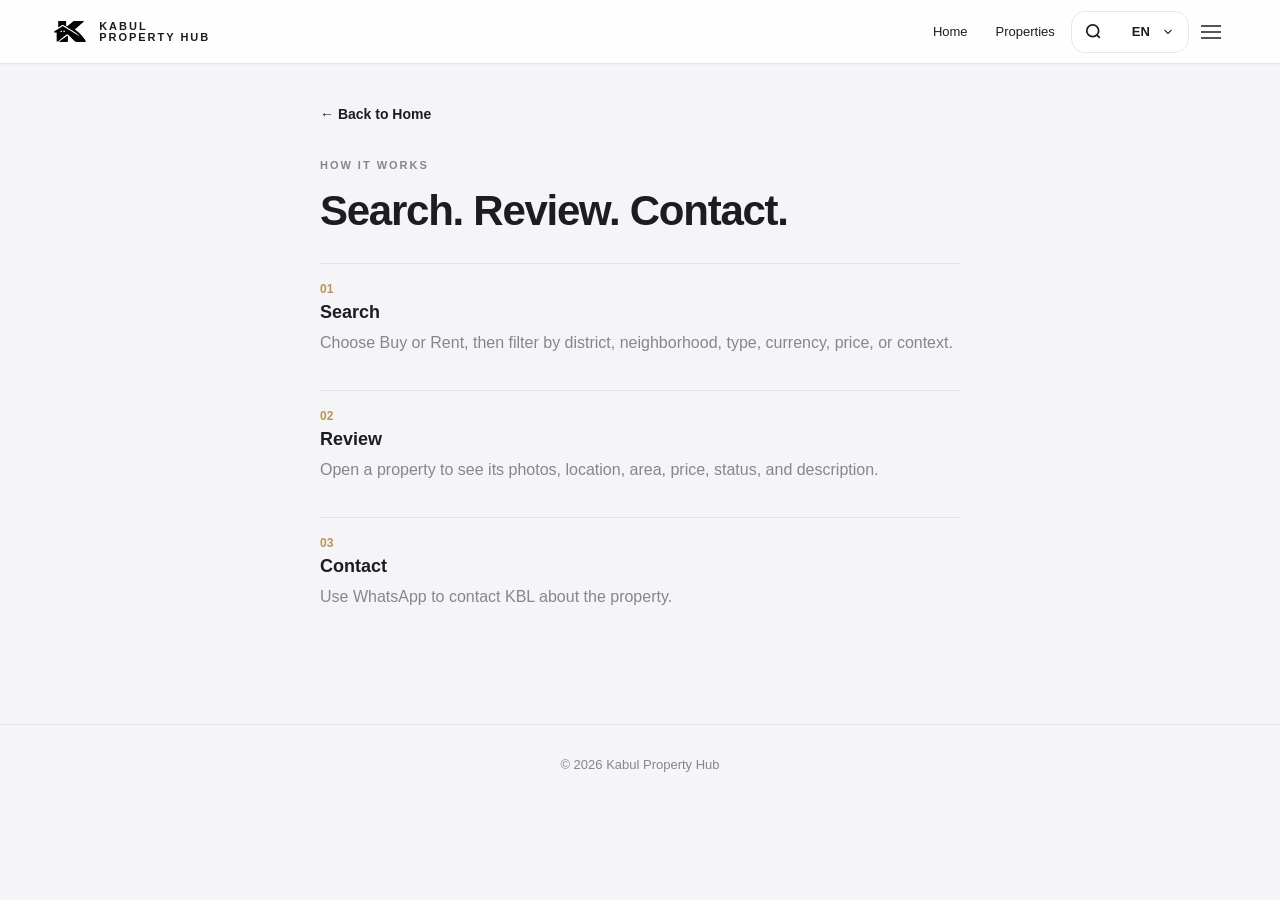
<file: how-it-works.html>
<!doctype html>
<html lang="en" dir="ltr">
<head><meta charset="utf-8"><meta name="viewport" content="width=device-width, initial-scale=1, viewport-fit=cover"><meta name="theme-color" content="#f5f5f7"><title>How It Works | Kabul Property Hub</title><link rel="stylesheet" href="style.css"></head>
<body>
<header class="site-header">
  <a class="brand" href="index.html"><span class="brand-logo-wrap"><img class="brand-logo" src="kbl-logo.png" alt="Kabul Property Hub logo"></span><span class="brand-copy"><strong>KABUL</strong><strong>PROPERTY HUB</strong></span></a>
  <nav class="top-nav">
    <a href="index.html" data-i18n="home">Home</a>
    <a href="index.html#properties" data-i18n="properties">Properties</a>
    <div class="header-tools" aria-label="KBL tools">
      <button class="search-trigger" id="searchTrigger" type="button" aria-label="Search KBL">
        <svg width="19" height="19" viewBox="0 0 24 24" fill="none" stroke="currentColor" stroke-width="2.2" aria-hidden="true"><circle cx="11" cy="11" r="7.5"/><path d="m20 20-3.5-3.5"/></svg>
      </button>
      <div class="language-menu">
        <button class="language-trigger" type="button" aria-expanded="false"><span class="language-current">EN</span><svg viewBox="0 0 20 20" fill="none" stroke="currentColor" stroke-width="1.6" aria-hidden="true"><path d="m5 7 5 5 5-5"/></svg></button>
        <div class="language-dropdown" role="menu">
          <button class="lang" data-lang="en" role="menuitem">EN</button>
          <button class="lang" data-lang="fa" role="menuitem">دری</button>
          <button class="lang" data-lang="ps" role="menuitem">پښتو</button>
        </div>
      </div>
    </div>
    <button class="menu-btn" type="button" aria-label="Menu"><svg width="20" height="14" viewBox="0 0 20 14"><line x1="0" y1="1" x2="20" y2="1" stroke="currentColor" stroke-width="1.5"/><line x1="0" y1="7" x2="20" y2="7" stroke="currentColor" stroke-width="1.5"/><line x1="0" y1="13" x2="20" y2="13" stroke="currentColor" stroke-width="1.5"/></svg></button>
  </nav>
</header>
<div class="search-backdrop" id="searchBackdrop"></div>
<div class="search-overlay" id="searchOverlay" aria-hidden="true">
  <button class="search-close" id="searchClose" type="button" aria-label="Close">×</button>
  <div class="global-search-inner">
    <div class="global-search-field">
      <svg viewBox="0 0 24 24" fill="none" stroke="currentColor" stroke-width="2.2" aria-hidden="true"><circle cx="11" cy="11" r="8"/><path d="M21 21l-4.35-4.35"/></svg>
      <input id="globalSearchInput" type="search" data-i18n-placeholder="searchProperty" placeholder="Search Kabul Property Hub" aria-label="Search Kabul Property Hub" autocomplete="off">
      <kbd>ESC</kbd>
    </div>
    <div class="global-search-content">
      <p class="search-section-label" data-i18n="searchSections">Explore KBL</p>
      <div class="quick-links-grid">
        <a href="buy.html" class="quick-link"><span data-i18n="browseBuy">Buy properties</span><span>→</span></a>
        <a href="rent.html" class="quick-link"><span data-i18n="browseRent">Rent properties</span><span>→</span></a>
        <a href="about.html" class="quick-link"><span data-i18n="menuAbout">About Kabul Property Hub</span><span>→</span></a>
        <a href="how-it-works.html" class="quick-link"><span data-i18n="menuHow">How It Works</span><span>→</span></a>
        <a href="contact.html" class="quick-link"><span data-i18n="menuContact">Contact Us</span><span>→</span></a>
      </div>
      <div class="global-search-results" id="globalSearchResults" aria-live="polite"></div>
    </div>
  </div>
</div>
<div class="menu-backdrop" id="menuBackdrop"></div>
<aside class="menu-panel" id="menuPanel" aria-hidden="true">
  <div class="menu-head"><span></span><button class="close-menu" type="button">×</button></div>
  <nav class="menu-links" id="menuLinks">
    <a href="about.html" data-i18n="menuAbout">About</a>
    <a href="how-it-works.html" data-i18n="menuHow">How It Works</a>
    <a href="saved.html" data-i18n="menuSaved">Saved</a>
    <a href="list-property.html" data-i18n="menuList">List Property</a>
    <a href="terms.html" data-i18n="menuTerms">Terms</a>
    <a href="privacy.html" data-i18n="menuPrivacy">Privacy Policy</a>
    <a href="contact.html" data-i18n="menuContact">Contact</a>
  </nav>
</aside>
<main class="static-page scroll-reveal"><a class="back-link" href="index.html">← <span data-i18n="backHome">Back</span></a><p class="kicker" data-i18n="howKicker">HOW IT WORKS</p><h1 data-i18n="howTitle">Search. Review. Contact.</h1>
<div class="static-steps">
<article><b>01</b><h3 data-i18n="how1Title">Search</h3><p data-i18n="how1Text">Filter by district, neighborhood, type, currency, price.</p></article>
<article><b>02</b><h3 data-i18n="how2Title">Review</h3><p data-i18n="how2Text">Photos, location, area, price, status, description.</p></article>
<article><b>03</b><h3 data-i18n="how3Title">Contact</h3><p data-i18n="how3Text">WhatsApp to connect.</p></article>
</div></main>
<footer data-i18n="footer">© 2026 Kabul Property Hub</footer><script src="app.js"></script></body></html>
</file>
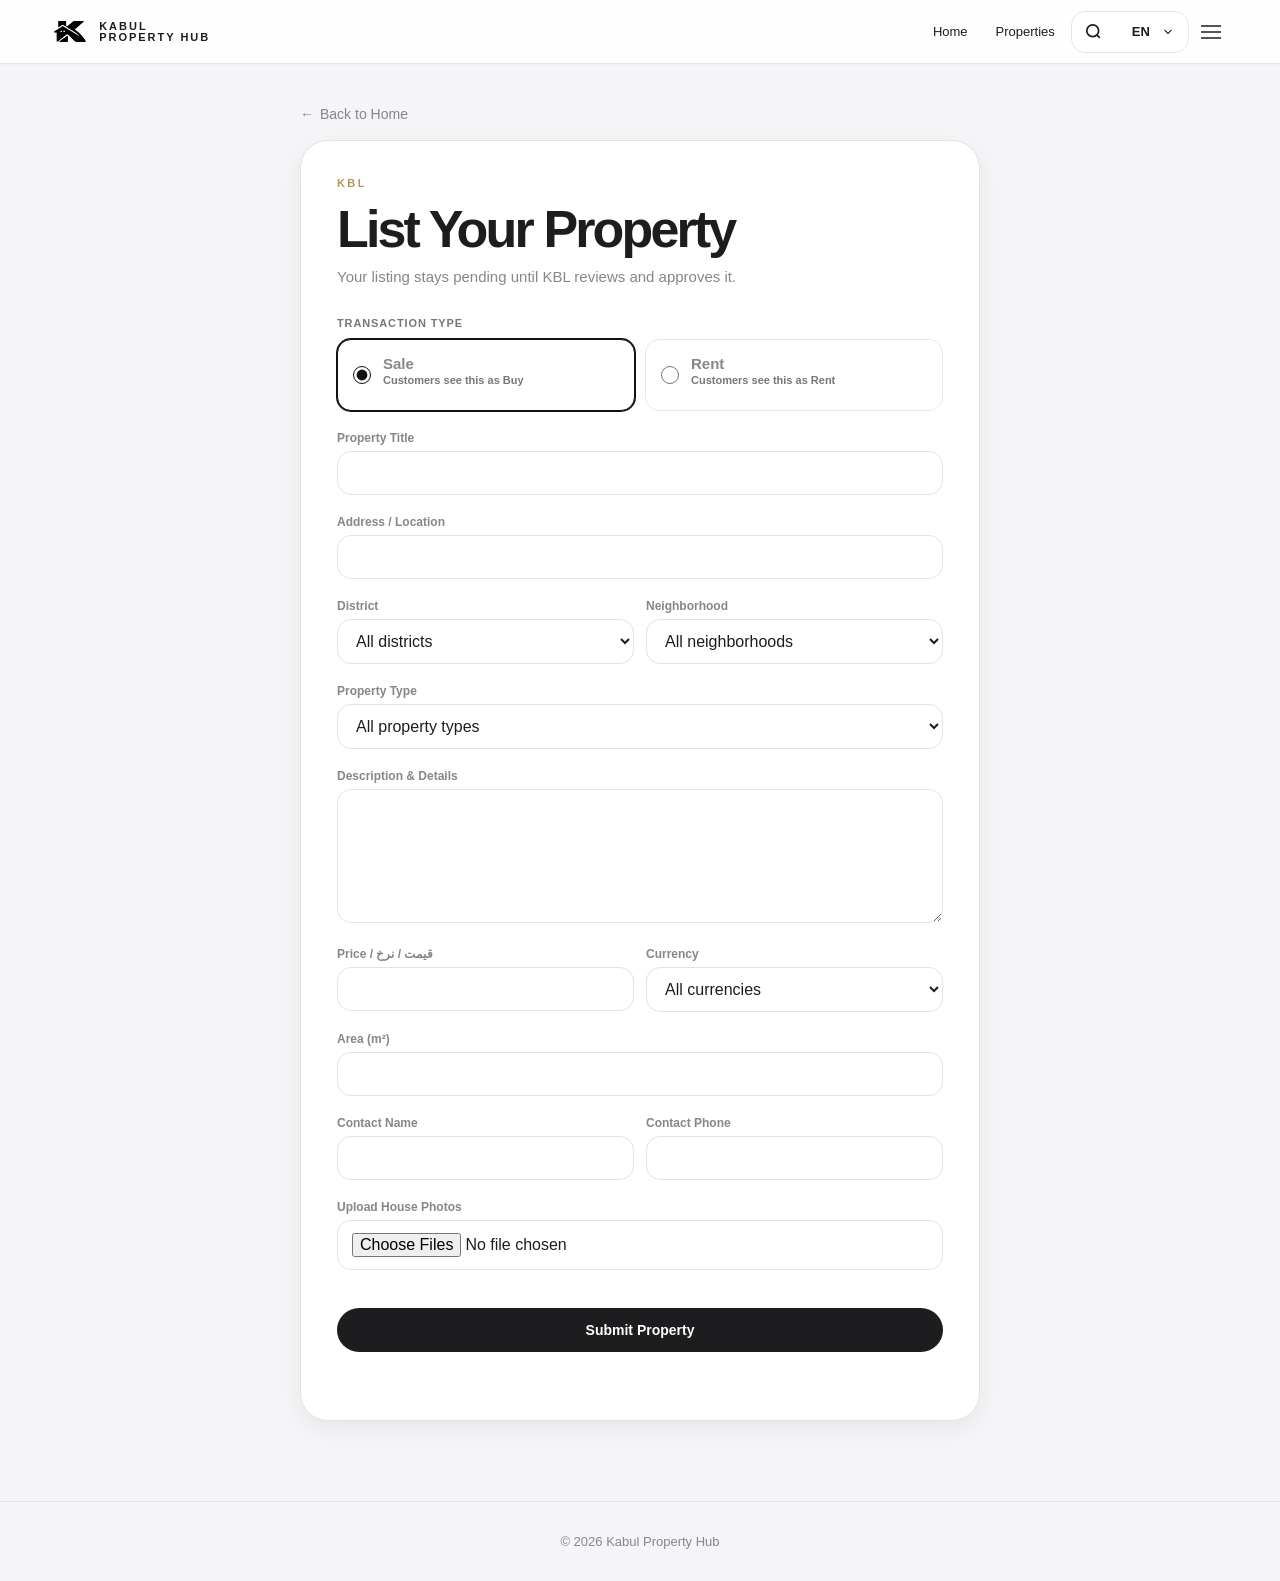
<file: list-property.html>
<!doctype html>
<html lang="en" dir="ltr">
<head><meta charset="utf-8"><meta name="viewport" content="width=device-width, initial-scale=1, viewport-fit=cover"><meta name="theme-color" content="#f5f5f7"><title>List Property | Kabul Property Hub</title><link rel="stylesheet" href="style.css"><link rel="icon" type="image/png" href="kbl-logo.png">
</head>
<body>
<header class="site-header">
  <a class="brand" href="index.html"><span class="brand-logo-wrap"><img class="brand-logo" src="kbl-logo.png" alt="Kabul Property Hub logo"></span><span class="brand-copy"><strong>KABUL</strong><strong>PROPERTY HUB</strong></span></a>
  <nav class="top-nav">
    <a href="index.html" data-i18n="home">Home</a>
    <a href="index.html#properties" data-i18n="properties">Properties</a>
    <div class="header-tools" aria-label="KBL tools">
      <button class="search-trigger" id="searchTrigger" type="button" aria-label="Search KBL">
        <svg width="19" height="19" viewBox="0 0 24 24" fill="none" stroke="currentColor" stroke-width="2.2" aria-hidden="true"><circle cx="11" cy="11" r="7.5"/><path d="m20 20-3.5-3.5"/></svg>
      </button>
      <div class="language-menu">
        <button class="language-trigger" type="button" aria-expanded="false"><span class="language-current">EN</span><svg viewBox="0 0 20 20" fill="none" stroke="currentColor" stroke-width="1.6" aria-hidden="true"><path d="m5 7 5 5 5-5"/></svg></button>
        <div class="language-dropdown" role="menu">
          <button class="lang" data-lang="en" role="menuitem">EN</button>
          <button class="lang" data-lang="fa" role="menuitem">دری</button>
          <button class="lang" data-lang="ps" role="menuitem">پښتو</button>
        </div>
      </div>
    </div>
    <button class="menu-btn" type="button" aria-label="Menu"><svg width="20" height="14" viewBox="0 0 20 14"><line x1="0" y1="1" x2="20" y2="1" stroke="currentColor" stroke-width="1.5"/><line x1="0" y1="7" x2="20" y2="7" stroke="currentColor" stroke-width="1.5"/><line x1="0" y1="13" x2="20" y2="13" stroke="currentColor" stroke-width="1.5"/></svg></button>
  </nav>
</header>
<div class="search-backdrop" id="searchBackdrop" aria-hidden="true"></div>
<div class="search-overlay" id="searchOverlay" aria-hidden="true">
  <button class="search-close" id="searchClose" type="button" aria-label="Close">×</button>
  <div class="global-search-inner">
    <div class="global-search-field">
      <svg viewBox="0 0 24 24" fill="none" stroke="currentColor" stroke-width="2.2" aria-hidden="true"><circle cx="11" cy="11" r="8"/><path d="M21 21l-4.35-4.35"/></svg>
      <input id="globalSearchInput" type="search" data-i18n-placeholder="searchProperty" placeholder="Search Kabul Property Hub" aria-label="Search Kabul Property Hub" autocomplete="off">
      <kbd>ESC</kbd>
    </div>
    <div class="global-search-content">
      <p class="search-section-label" data-i18n="searchSections">Explore KBL</p>
      <div class="quick-links-grid">
        <a href="buy.html" class="quick-link"><span data-i18n="browseBuy">Buy properties</span><span>→</span></a>
        <a href="rent.html" class="quick-link"><span data-i18n="browseRent">Rent properties</span><span>→</span></a>
        <a href="about.html" class="quick-link"><span data-i18n="menuAbout">About Kabul Property Hub</span><span>→</span></a>
        <a href="how-it-works.html" class="quick-link"><span data-i18n="menuHow">How It Works</span><span>→</span></a>
        <a href="contact.html" class="quick-link"><span data-i18n="menuContact">Contact Us</span><span>→</span></a>
      </div>
      <div class="global-search-results" id="globalSearchResults" aria-live="polite"></div>
    </div>
  </div>
</div>
<div class="menu-backdrop" id="menuBackdrop"></div>
<aside class="menu-panel" id="menuPanel" aria-hidden="true">
  <div class="menu-head"><span></span><button class="close-menu" type="button">×</button></div>
  <nav class="menu-links" id="menuLinks">
    <a href="about.html" data-i18n="menuAbout">About</a>
    <a href="how-it-works.html" data-i18n="menuHow">How It Works</a>
    <a href="saved.html" data-i18n="menuSaved">Saved</a>
    <a href="list-property.html" data-i18n="menuList">List Property</a>
    <a href="terms.html" data-i18n="menuTerms">Terms</a>
    <a href="privacy.html" data-i18n="menuPrivacy">Privacy Policy</a>
    <a href="contact.html" data-i18n="menuContact">Contact</a>
  </nav>
</aside>
<main class="form-page scroll-reveal"><div class="form-top"><a class="back-link" href="index.html">← <span data-i18n="backHome">Back</span></a></div><section class="form-card"><p class="kicker">KBL</p><h1 data-i18n="formTitle">List Your Property</h1><p class="form-intro" data-i18n="formText">Pending until reviewed.</p>
<div class="transaction-choice"><span class="field-kicker" data-i18n="purposeLabel">What are you listing?</span><div class="transaction-grid"><label class="transaction-option"><input type="radio" name="purposeChoice" value="buy" checked><span><strong data-i18n="sale">Sale</strong><small><span data-i18n="saleHelper">Customers see this as Buy</span></small></span></label><label class="transaction-option"><input type="radio" name="purposeChoice" value="rent"><span><strong data-i18n="rent">Rent</strong><small><span data-i18n="rentHelper">Customers see this as Rent</span></small></span></label></div><input id="purpose" type="hidden" value="buy"></div>
<label><span data-i18n="titleLabel">Title</span><input id="title" required></label>
<label><span data-i18n="locationLabel">Address</span><input id="location" required></label>
<div class="two"><label><span data-i18n="districtLabel">District</span><select id="formDistrict" required></select></label><label><span data-i18n="neighborhoodLabel">Neighborhood</span><select id="formNeighborhood" required></select></label></div>
<label><span data-i18n="typeLabel">Property Type</span><select id="formType" required></select></label>
<label><span data-i18n="descriptionLabel">Details</span><textarea id="description" rows="6" required></textarea></label>
<div class="two"><label><span data-i18n="priceLabel">Price</span><input id="price" type="number" min="0" required></label><label><span data-i18n="currencyLabel">Currency</span><select id="formCurrency" required></select></label></div>
<label><span data-i18n="sizeLabel">Area m²</span><input id="size" type="number" min="0"></label>
<div class="two"><label><span data-i18n="contactNameLabel">Name</span><input id="contactName" required></label><label><span data-i18n="phoneLabel">Phone</span><input id="phone" required></label></div>
<label><span data-i18n="photosLabel">Photos</span><input id="photos" type="file" accept="image/*" multiple></label><div id="photoPreview" class="photo-preview"></div>
<button class="submit-button" id="submitBtn" type="button" data-i18n="submit">Submit</button><p id="formMessage" class="message"></p></section></main>
<footer data-i18n="footer">© 2026 Kabul Property Hub</footer><script src="app.js"></script></body></html>
</file>
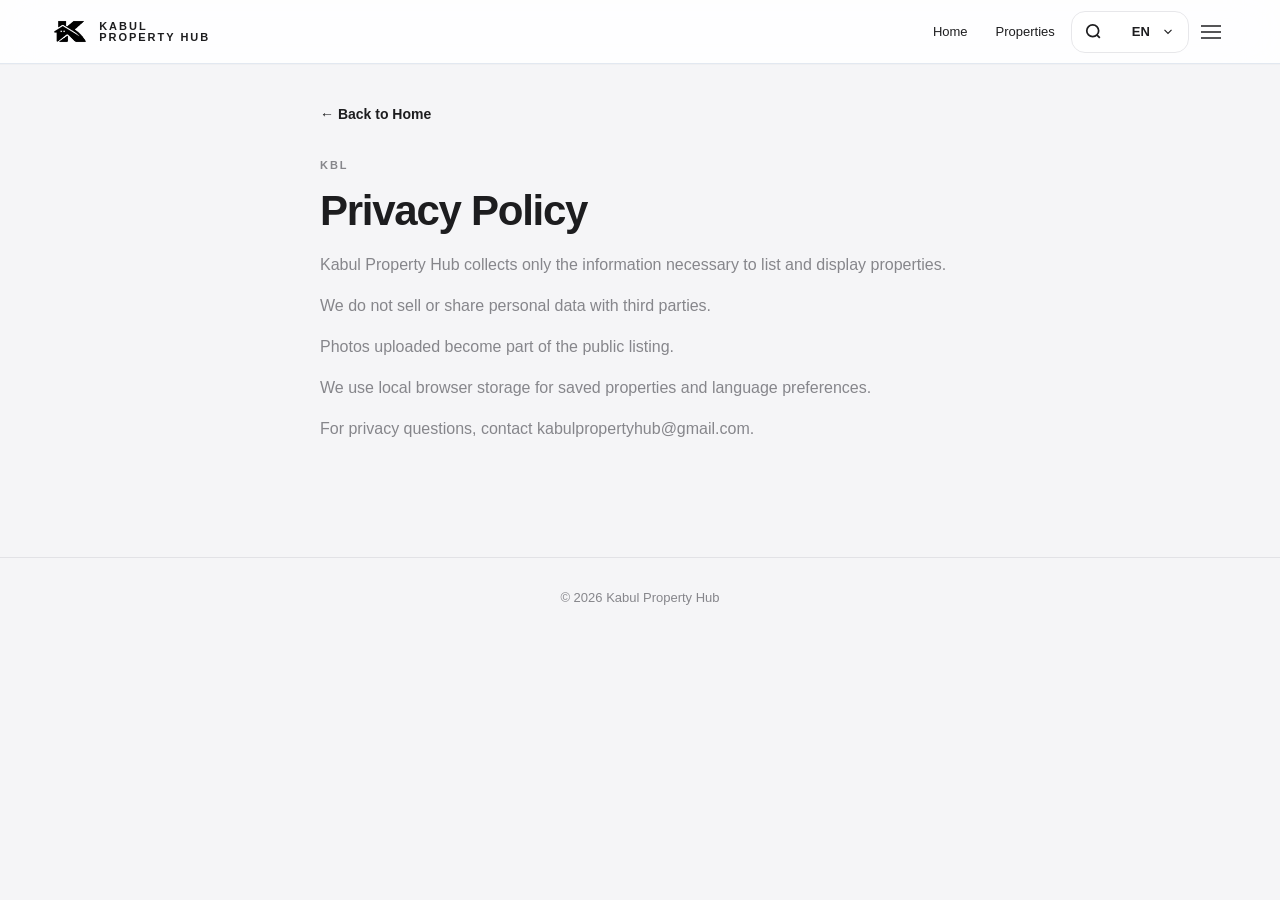
<file: privacy.html>
<!doctype html>
<html lang="en" dir="ltr">
<head><meta charset="utf-8"><meta name="viewport" content="width=device-width, initial-scale=1, viewport-fit=cover"><meta name="theme-color" content="#f5f5f7"><title data-i18n="privacyTitle">Privacy Policy</title><link rel="stylesheet" href="style.css"><link rel="icon" type="image/png" href="kbl-logo.png">
</head>
<body>
<header class="site-header">
  <a class="brand" href="index.html"><span class="brand-logo-wrap"><img class="brand-logo" src="kbl-logo.png" alt="Kabul Property Hub logo"></span><span class="brand-copy"><strong>KABUL</strong><strong>PROPERTY HUB</strong></span></a>
  <nav class="top-nav">
    <a href="index.html" data-i18n="home">Home</a>
    <a href="index.html#properties" data-i18n="properties">Properties</a>
    <div class="header-tools" aria-label="KBL tools">
      <button class="search-trigger" id="searchTrigger" type="button" aria-label="Search KBL">
        <svg width="19" height="19" viewBox="0 0 24 24" fill="none" stroke="currentColor" stroke-width="2.2" aria-hidden="true"><circle cx="11" cy="11" r="7.5"/><path d="m20 20-3.5-3.5"/></svg>
      </button>
      <div class="language-menu">
        <button class="language-trigger" type="button" aria-expanded="false"><span class="language-current">EN</span><svg viewBox="0 0 20 20" fill="none" stroke="currentColor" stroke-width="1.6" aria-hidden="true"><path d="m5 7 5 5 5-5"/></svg></button>
        <div class="language-dropdown" role="menu">
          <button class="lang" data-lang="en" role="menuitem">EN</button>
          <button class="lang" data-lang="fa" role="menuitem">دری</button>
          <button class="lang" data-lang="ps" role="menuitem">پښتو</button>
        </div>
      </div>
    </div>
    <button class="menu-btn" type="button"><svg width="20" height="14" viewBox="0 0 20 14"><line x1="0" y1="1" x2="20" y2="1" stroke="currentColor" stroke-width="1.5"/><line x1="0" y1="7" x2="20" y2="7" stroke="currentColor" stroke-width="1.5"/><line x1="0" y1="13" x2="20" y2="13" stroke="currentColor" stroke-width="1.5"/></svg></button>
  </nav>
</header>

<div class="search-backdrop" id="searchBackdrop"></div>
<div class="search-overlay" id="searchOverlay" aria-hidden="true">
  <button class="search-close" id="searchClose" type="button" aria-label="Close">×</button>
  <div class="global-search-inner">
    <div class="global-search-field">
      <svg viewBox="0 0 24 24" fill="none" stroke="currentColor" stroke-width="2.2" aria-hidden="true"><circle cx="11" cy="11" r="8"/><path d="M21 21l-4.35-4.35"/></svg>
      <input id="globalSearchInput" type="search" data-i18n-placeholder="searchProperty" placeholder="Search Kabul Property Hub" aria-label="Search Kabul Property Hub" autocomplete="off">
      <kbd>ESC</kbd>
    </div>
    <div class="global-search-content">
      <p class="search-section-label" data-i18n="searchSections">Explore KBL</p>
      <div class="quick-links-grid">
        <a href="buy.html" class="quick-link"><span data-i18n="browseBuy">Buy properties</span><span>→</span></a>
        <a href="rent.html" class="quick-link"><span data-i18n="browseRent">Rent properties</span><span>→</span></a>
        <a href="about.html" class="quick-link"><span data-i18n="menuAbout">About Kabul Property Hub</span><span>→</span></a>
        <a href="how-it-works.html" class="quick-link"><span data-i18n="menuHow">How It Works</span><span>→</span></a>
        <a href="contact.html" class="quick-link"><span data-i18n="menuContact">Contact Us</span><span>→</span></a>
      </div>
      <div class="global-search-results" id="globalSearchResults" aria-live="polite"></div>
    </div>
  </div>
</div>
<div class="menu-backdrop" id="menuBackdrop"></div>
<aside class="menu-panel" id="menuPanel" aria-hidden="true">
  <div class="menu-head">
    <span></span>
    <button class="close-menu" type="button">×</button>
  </div>
  <nav class="menu-links" id="menuLinks">
    <a href="about.html" data-i18n="menuAbout">About</a>
    <a href="how-it-works.html" data-i18n="menuHow">How It Works</a>
    <a href="saved.html" data-i18n="menuSaved">Saved</a>
    <a href="list-property.html" data-i18n="menuList">List Property</a>
    <a href="terms.html" data-i18n="menuTerms">Terms</a>
    <a href="privacy.html" data-i18n="menuPrivacy">Privacy Policy</a>
    <a href="contact.html" data-i18n="menuContact">Contact</a>
  </nav>
</aside>

<main class="static-page scroll-reveal">
  <a class="back-link" href="index.html">← <span data-i18n="backHome">Back</span></a>
  <p class="kicker" data-i18n="privacyKicker">KBL</p>
  <h1 data-i18n="privacyTitle">Privacy Policy</h1>
  <p data-i18n="privacyText1">Kabul Property Hub collects only the information necessary to list and display properties. This includes contact details, property descriptions, and photos submitted by users.</p>
  <p data-i18n="privacyText2">We do not sell or share personal data with third parties. Your contact information is only used to facilitate property inquiries via WhatsApp or email.</p>
  <p data-i18n="privacyText3">Photos uploaded become part of the public listing. Do not upload images containing sensitive personal information.</p>
  <p data-i18n="privacyText4">We use local browser storage for saved properties and language preferences. No tracking cookies are used.</p>
  <p data-i18n="privacyText5">For privacy questions, contact kabulpropertyhub@gmail.com.</p>
</main>
<footer data-i18n="footer">© 2026 Kabul Property Hub</footer>
<script src="app.js"></script>
</body></html>
</file>
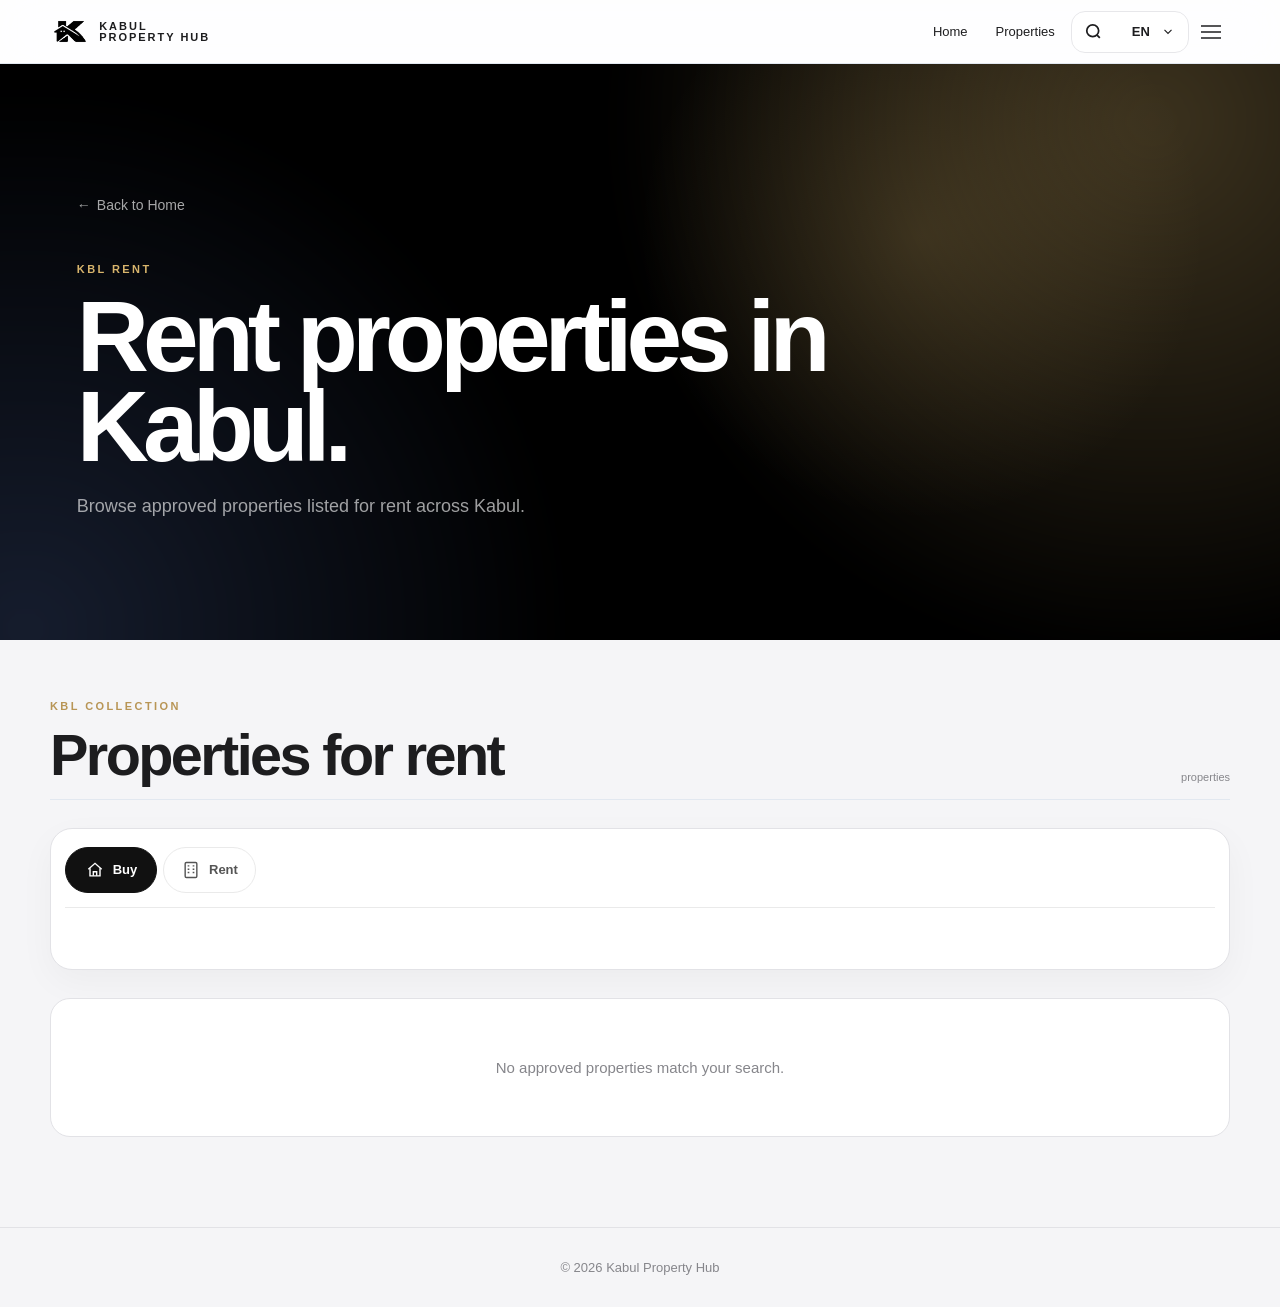
<file: rent.html>
<!doctype html><html lang="en" dir="ltr"><head><meta charset="utf-8"><meta name="viewport" content="width=device-width, initial-scale=1, viewport-fit=cover"><meta name="theme-color" content="#f5f5f7"><title data-i18n="rentPageTitle">KBL Rent Properties</title><link rel="stylesheet" href="style.css"><link rel="icon" type="image/png" href="kbl-logo.png"></head><body data-page-purpose="rent"><header class="site-header"><a class="brand" href="index.html"><span class="brand-logo-wrap"><img class="brand-logo" src="kbl-logo.png" alt="Kabul Property Hub logo"></span><span class="brand-copy"><strong>KABUL</strong><strong>PROPERTY HUB</strong></span></a><nav class="top-nav"><a href="index.html" data-i18n="home">Home</a><a href="index.html#properties" data-i18n="properties">Properties</a><div class="header-tools" aria-label="KBL tools">
      <button class="search-trigger" id="searchTrigger" type="button" aria-label="Search KBL">
        <svg width="19" height="19" viewBox="0 0 24 24" fill="none" stroke="currentColor" stroke-width="2.2" aria-hidden="true"><circle cx="11" cy="11" r="7.5"/><path d="m20 20-3.5-3.5"/></svg>
      </button>
      <div class="language-menu">
        <button class="language-trigger" type="button" aria-expanded="false"><span class="language-current">EN</span><svg viewBox="0 0 20 20" fill="none" stroke="currentColor" stroke-width="1.6" aria-hidden="true"><path d="m5 7 5 5 5-5"/></svg></button>
        <div class="language-dropdown" role="menu">
          <button class="lang" data-lang="en" role="menuitem">EN</button>
          <button class="lang" data-lang="fa" role="menuitem">دری</button>
          <button class="lang" data-lang="ps" role="menuitem">پښتو</button>
        </div>
      </div>
    </div></div><button class="menu-btn" type="button"><svg width="20" height="14" viewBox="0 0 20 14"><line x1="0" y1="1" x2="20" y2="1" stroke="currentColor" stroke-width="1.5"/><line x1="0" y1="7" x2="20" y2="7" stroke="currentColor" stroke-width="1.5"/><line x1="0" y1="13" x2="20" y2="13" stroke="currentColor" stroke-width="1.5"/></svg></button></nav></header><div class="search-backdrop" id="searchBackdrop" aria-hidden="true"></div><div class="search-overlay" id="searchOverlay" aria-hidden="true"><button class="search-close" id="searchClose" type="button">×</button><div class="global-search-inner"><div class="global-search-field"><svg viewBox="0 0 24 24" fill="none" stroke="currentColor" stroke-width="2.2"><circle cx="11" cy="11" r="8"/><path d="M21 21l-4.35-4.35"/></svg><input id="globalSearchInput" type="search" data-i18n-placeholder="searchProperty" placeholder="Search Kabul Property Hub" autocomplete="off"><kbd>ESC</kbd></div><div class="global-search-content"><p class="search-section-label" data-i18n="searchSections">Explore KBL</p><div class="quick-links-grid"><a href="buy.html" class="quick-link"><span data-i18n="browseBuy">Buy properties</span><span>→</span></a><a href="rent.html" class="quick-link"><span data-i18n="browseRent">Rent properties</span><span>→</span></a><a href="about.html" class="quick-link"><span data-i18n="menuAbout">About Kabul Property Hub</span><span>→</span></a><a href="how-it-works.html" class="quick-link"><span data-i18n="menuHow">How It Works</span><span>→</span></a><a href="contact.html" class="quick-link"><span data-i18n="menuContact">Contact Us</span><span>→</span></a></div><div class="global-search-results" id="globalSearchResults"></div></div></div></div><div class="menu-backdrop" id="menuBackdrop"></div><aside class="menu-panel" id="menuPanel" aria-hidden="true"><div class="menu-head"><span></span><button class="close-menu" type="button">×</button></div><nav class="menu-links" id="menuLinks"></nav></aside><main class="purpose-page"><section class="purpose-hero scroll-reveal"><div><a class="back-link" href="index.html">← <span data-i18n="backHome">Back to Home</span></a><p class="kicker" data-i18n="rentPageKicker">KBL RENT</p><h1 data-i18n="rentPageTitle">Rent properties in Kabul.</h1><p data-i18n="rentPageText">Browse approved properties listed for rent across Kabul.</p></div></section><section class="catalog purpose-catalog section scroll-reveal" id="properties"><div class="section-head"><div><p class="kicker" data-i18n="featuredKicker">KBL COLLECTION</p><h2 data-i18n="rentPageHeading">Properties for rent</h2></div><span class="result-count-wrap"><span id="resultCount"></span><span data-i18n="propertiesFound">properties</span></span></div><div class="catalog-filters"><div class="purpose-dock page-purpose-dock"><a class="purpose active" href="buy.html" data-page-link-purpose="buy"><span class="purpose-icon"><svg viewBox="0 0 24 24" fill="none" stroke="currentColor" stroke-width="1.7"><path d="m4 11 8-7 8 7"/><path d="M6 10v9h12v-9"/><path d="M10 19v-5h4v5"/></svg></span><span data-i18n="buy">Buy</span></a><a class="purpose" href="rent.html" data-page-link-purpose="rent"><span class="purpose-icon"><svg viewBox="0 0 24 24" fill="none" stroke="currentColor" stroke-width="1.7"><rect x="5" y="3" width="14" height="18" rx="1.5"/><path d="M8 7h2M14 7h2M8 11h2M14 11h2M8 15h2M14 15h2"/></svg></span><span data-i18n="rent">Rent</span></a></div><div class="filter-grid page-filter-grid"><label><span data-i18n="district">District</span><select id="district"></select></label><label><span data-i18n="neighborhood">Neighborhood</span><select id="neighborhood"></select></label><label><span data-i18n="propertyType">Property type</span><select id="type"></select></label><label><span data-i18n="currency">Currency</span><select id="currency"></select></label><label><span data-i18n="minPrice">Min price</span><input id="minPrice" type="number" min="0"></label><label><span data-i18n="maxPrice">Max price</span><input id="maxPrice" type="number" min="0"></label><label><span data-i18n="contextSearch">Context</span><input id="contextSearch" type="search" data-i18n-placeholder="contextSearchPlaceholder" placeholder="Street, landmark, address..."></label><button class="reset-link" id="resetBtn" type="button" data-i18n="reset">Reset</button></div></div><div class="cards" id="cards"></div></section></main><footer data-i18n="footer">© 2026 Kabul Property Hub</footer><script src="app.js"></script></body></html>
</file>
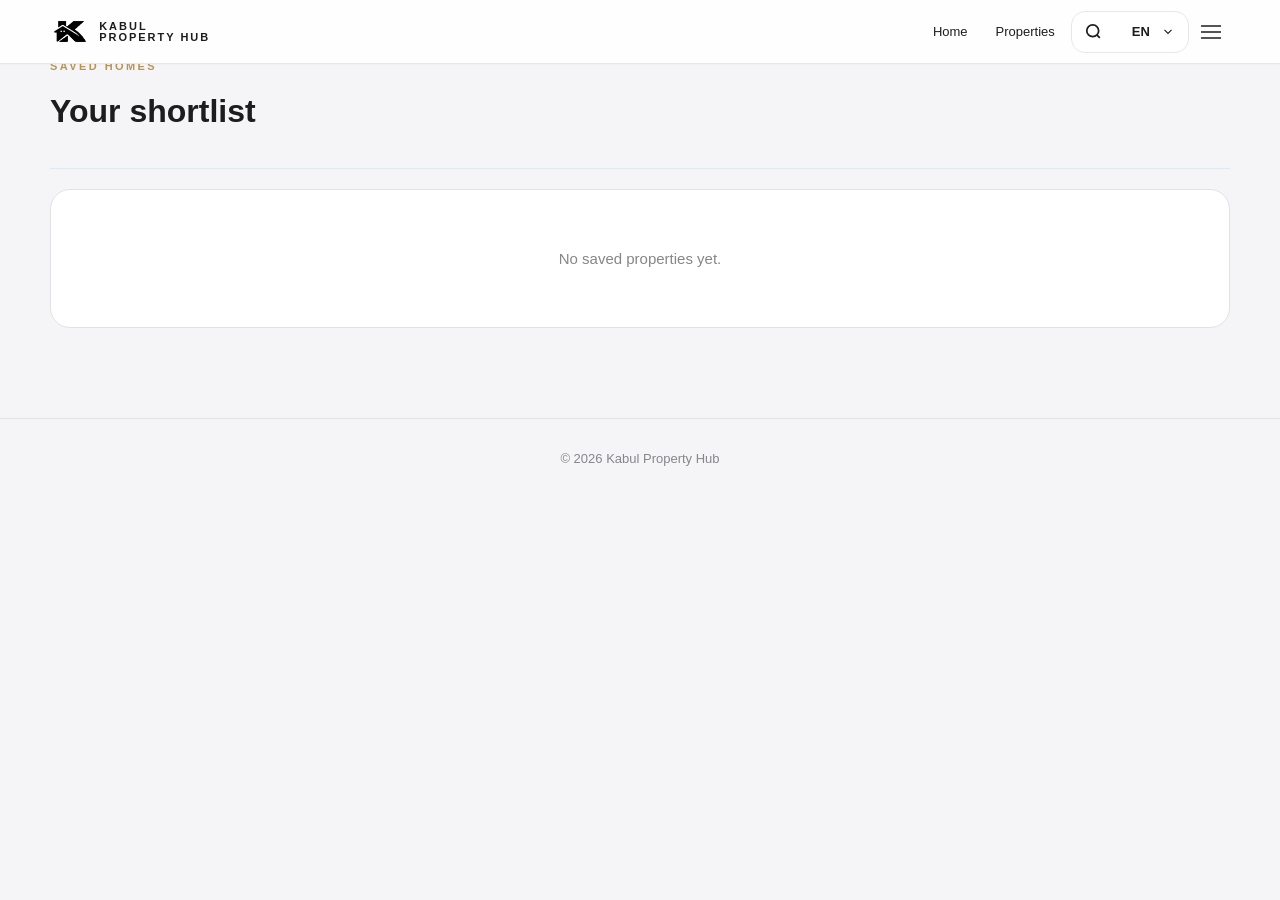
<file: saved.html>
<!doctype html><html lang="en" dir="ltr"><head><meta charset="utf-8"><meta name="viewport" content="width=device-width, initial-scale=1, viewport-fit=cover"><meta name="theme-color" content="#f5f5f7"><title>Saved Properties | Kabul Property Hub</title><link rel="stylesheet" href="style.css"><link rel="icon" type="image/png" href="kbl-logo.png"></head><body>
<header class="site-header"><a class="brand" href="index.html"><span class="brand-logo-wrap"><img class="brand-logo" src="kbl-logo.png" alt="Kabul Property Hub logo"></span><span class="brand-copy"><strong>KABUL</strong><strong>PROPERTY HUB</strong></span></a><nav class="top-nav"><a href="index.html" data-i18n="home">Home</a><a href="index.html#properties" data-i18n="properties">Properties</a><div class="header-tools" aria-label="KBL tools">
      <button class="search-trigger" id="searchTrigger" type="button" aria-label="Search KBL">
        <svg width="19" height="19" viewBox="0 0 24 24" fill="none" stroke="currentColor" stroke-width="2.2" aria-hidden="true"><circle cx="11" cy="11" r="7.5"/><path d="m20 20-3.5-3.5"/></svg>
      </button>
      <div class="language-menu">
        <button class="language-trigger" type="button" aria-expanded="false"><span class="language-current">EN</span><svg viewBox="0 0 20 20" fill="none" stroke="currentColor" stroke-width="1.6" aria-hidden="true"><path d="m5 7 5 5 5-5"/></svg></button>
        <div class="language-dropdown" role="menu">
          <button class="lang" data-lang="en" role="menuitem">EN</button>
          <button class="lang" data-lang="fa" role="menuitem">دری</button>
          <button class="lang" data-lang="ps" role="menuitem">پښتو</button>
        </div>
      </div>
    </div></div><button class="menu-btn" type="button"><svg width="20" height="14" viewBox="0 0 20 14"><line x1="0" y1="1" x2="20" y2="1" stroke="currentColor" stroke-width="1.5"/><line x1="0" y1="7" x2="20" y2="7" stroke="currentColor" stroke-width="1.5"/><line x1="0" y1="13" x2="20" y2="13" stroke="currentColor" stroke-width="1.5"/></svg></button></nav></header>
<div class="search-backdrop" id="searchBackdrop" aria-hidden="true"></div><div class="search-overlay" id="searchOverlay" aria-hidden="true"><button class="search-close" id="searchClose" type="button">×</button><div class="global-search-inner"><div class="global-search-field"><svg viewBox="0 0 24 24" fill="none" stroke="currentColor" stroke-width="2.2"><circle cx="11" cy="11" r="8"/><path d="M21 21l-4.35-4.35"/></svg><input id="globalSearchInput" type="search" data-i18n-placeholder="searchProperty" placeholder="Search Kabul Property Hub" autocomplete="off"><kbd>ESC</kbd></div><div class="global-search-content"><p class="search-section-label" data-i18n="searchSections">Explore KBL</p><div class="quick-links-grid"><a href="buy.html" class="quick-link"><span data-i18n="browseBuy">Buy properties</span><span>→</span></a><a href="rent.html" class="quick-link"><span data-i18n="browseRent">Rent properties</span><span>→</span></a><a href="about.html" class="quick-link"><span data-i18n="menuAbout">About Kabul Property Hub</span><span>→</span></a><a href="how-it-works.html" class="quick-link"><span data-i18n="menuHow">How It Works</span><span>→</span></a><a href="contact.html" class="quick-link"><span data-i18n="menuContact">Contact Us</span><span>→</span></a></div><div class="global-search-results" id="globalSearchResults"></div></div></div></div>
<div class="menu-backdrop" id="menuBackdrop"></div><aside class="menu-panel" id="menuPanel" aria-hidden="true"><div class="menu-head"><span></span><button class="close-menu" type="button">×</button></div><nav class="menu-links" id="menuLinks"></nav></aside>
<main class="catalog section saved-page scroll-reveal" id="saved"><div class="section-head"><div><p class="kicker" data-i18n="savedHomes">SAVED HOMES</p><h1 data-i18n="savedTitle">Your shortlist</h1></div></div><div class="cards" id="savedCards"></div></main><footer data-i18n="footer">© 2026 Kabul Property Hub</footer><script src="app.js"></script></body></html>
</file>
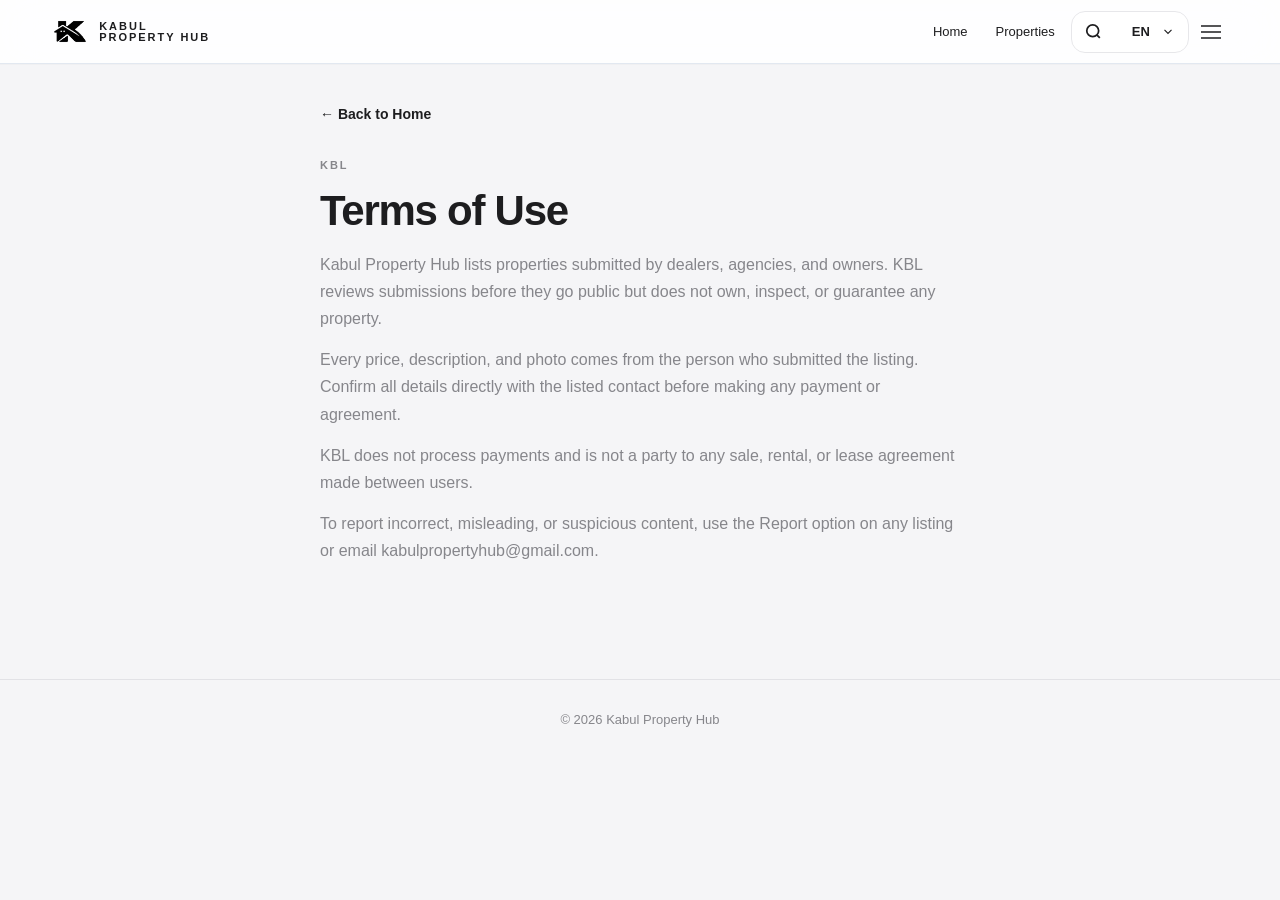
<file: terms.html>
<!doctype html>
<html lang="en" dir="ltr">
<head><meta charset="utf-8"><meta name="viewport" content="width=device-width, initial-scale=1, viewport-fit=cover"><meta name="theme-color" content="#f5f5f7"><title>Terms | Kabul Property Hub</title><link rel="stylesheet" href="style.css"><link rel="icon" type="image/png" href="kbl-logo.png">
</head>
<body>
<header class="site-header">
  <a class="brand" href="index.html"><span class="brand-logo-wrap"><img class="brand-logo" src="kbl-logo.png" alt="Kabul Property Hub logo"></span><span class="brand-copy"><strong>KABUL</strong><strong>PROPERTY HUB</strong></span></a>
  <nav class="top-nav">
    <a href="index.html" data-i18n="home">Home</a>
    <a href="index.html#properties" data-i18n="properties">Properties</a>
    <div class="header-tools" aria-label="KBL tools">
      <button class="search-trigger" id="searchTrigger" type="button" aria-label="Search KBL">
        <svg width="19" height="19" viewBox="0 0 24 24" fill="none" stroke="currentColor" stroke-width="2.2" aria-hidden="true"><circle cx="11" cy="11" r="7.5"/><path d="m20 20-3.5-3.5"/></svg>
      </button>
      <div class="language-menu">
        <button class="language-trigger" type="button" aria-expanded="false"><span class="language-current">EN</span><svg viewBox="0 0 20 20" fill="none" stroke="currentColor" stroke-width="1.6" aria-hidden="true"><path d="m5 7 5 5 5-5"/></svg></button>
        <div class="language-dropdown" role="menu">
          <button class="lang" data-lang="en" role="menuitem">EN</button>
          <button class="lang" data-lang="fa" role="menuitem">دری</button>
          <button class="lang" data-lang="ps" role="menuitem">پښتو</button>
        </div>
      </div>
    </div>
    <button class="menu-btn" type="button"><svg width="20" height="14" viewBox="0 0 20 14"><line x1="0" y1="1" x2="20" y2="1" stroke="currentColor" stroke-width="1.5"/><line x1="0" y1="7" x2="20" y2="7" stroke="currentColor" stroke-width="1.5"/><line x1="0" y1="13" x2="20" y2="13" stroke="currentColor" stroke-width="1.5"/></svg></button>
  </nav>
</header>
<div class="search-backdrop" id="searchBackdrop"></div>
<div class="search-overlay" id="searchOverlay" aria-hidden="true">
  <button class="search-close" id="searchClose" type="button" aria-label="Close">×</button>
  <div class="global-search-inner">
    <div class="global-search-field">
      <svg viewBox="0 0 24 24" fill="none" stroke="currentColor" stroke-width="2.2" aria-hidden="true"><circle cx="11" cy="11" r="8"/><path d="M21 21l-4.35-4.35"/></svg>
      <input id="globalSearchInput" type="search" data-i18n-placeholder="searchProperty" placeholder="Search Kabul Property Hub" aria-label="Search Kabul Property Hub" autocomplete="off">
      <kbd>ESC</kbd>
    </div>
    <div class="global-search-content">
      <p class="search-section-label" data-i18n="searchSections">Explore KBL</p>
      <div class="quick-links-grid">
        <a href="buy.html" class="quick-link"><span data-i18n="browseBuy">Buy properties</span><span>→</span></a>
        <a href="rent.html" class="quick-link"><span data-i18n="browseRent">Rent properties</span><span>→</span></a>
        <a href="about.html" class="quick-link"><span data-i18n="menuAbout">About Kabul Property Hub</span><span>→</span></a>
        <a href="how-it-works.html" class="quick-link"><span data-i18n="menuHow">How It Works</span><span>→</span></a>
        <a href="contact.html" class="quick-link"><span data-i18n="menuContact">Contact Us</span><span>→</span></a>
      </div>
      <div class="global-search-results" id="globalSearchResults" aria-live="polite"></div>
    </div>
  </div>
</div>
<div class="menu-backdrop" id="menuBackdrop"></div>
<aside class="menu-panel" id="menuPanel" aria-hidden="true">
  <div class="menu-head"><span></span><button class="close-menu" type="button">×</button></div>
  <nav class="menu-links" id="menuLinks">
    <a href="about.html" data-i18n="menuAbout">About</a>
    <a href="how-it-works.html" data-i18n="menuHow">How It Works</a>
    <a href="saved.html" data-i18n="menuSaved">Saved</a>
    <a href="list-property.html" data-i18n="menuList">List Property</a>
    <a href="terms.html" data-i18n="menuTerms">Terms</a>
    <a href="privacy.html" data-i18n="menuPrivacy">Privacy Policy</a>
    <a href="contact.html" data-i18n="menuContact">Contact</a>
  </nav>
</aside>
<main class="static-page scroll-reveal"><a class="back-link" href="index.html">← <span data-i18n="backHome">Back</span></a><p class="kicker" data-i18n="termsKicker">KBL</p><h1 data-i18n="termsTitle">Terms</h1><p data-i18n="termsText1">Listings come from dealers and owners. KBL reviews but does not guarantee properties.</p><p data-i18n="termsText2">Confirm details directly before payment.</p><p data-i18n="termsText3">KBL does not process payments.</p><p data-i18n="termsText4">Report issues via listing or email.</p></main>
<footer data-i18n="footer">© 2026 Kabul Property Hub</footer><script src="app.js"></script></body></html>
</file>
<file: style.css>
[hidden]{display:none!important}
*{box-sizing:border-box}
:root{
  --spring:cubic-bezier(0.32,0.72,0,1);
  --spring-bounce:cubic-bezier(0.34,1.56,0.64,1);
  --ease:cubic-bezier(0.28,0.11,0.32,1);
  --bg:#f5f5f7;
  --card:#ffffff;
  --text:#1d1d1f;
  --muted:#86868b;
  --border:#e2e2e6;
  --gold:#b89555;
  --gold-light:#d8b56c;
  --gold-dark:#8a6d3a;
  --accent:#0071e3;
  --shadow-sm:0 2px 8px rgba(0,0,0,.04);
  --shadow-md:0 8px 24px rgba(0,0,0,.06);
  --shadow-lg:0 20px 60px rgba(0,0,0,.08);
  --radius-sm:14px;
  --radius-md:20px;
  --radius-lg:28px;
  --radius-xl:32px;
}
html{scroll-behavior:smooth}
body{margin:0;background:var(--bg);color:var(--text);font-family:-apple-system,BlinkMacSystemFont,"SF Pro Display","SF Pro Text",Inter,Segoe UI,sans-serif;overflow-x:hidden;-webkit-font-smoothing:antialiased}
a{text-decoration:none;color:inherit}
button,input,select,textarea{font-family:inherit;font-size:inherit}

/* ============================================================
   HEADER — Glassmorphism, refined
   ============================================================ */
.site-header{
  height:64px;position:fixed;top:0;left:0;right:0;z-index:1000;
  display:flex;align-items:center;justify-content:space-between;
  padding:0 clamp(16px,4vw,56px);
  background:rgba(255,255,255,.72);
  backdrop-filter:saturate(180%) blur(24px);
  -webkit-backdrop-filter:saturate(180%) blur(24px);
  border-bottom:1px solid rgba(0,0,0,.04);
  transition:background .3s ease;
}
.brand{display:flex;align-items:center;gap:10px}
.brand-logo-wrap{width:38px;height:38px;display:grid;place-items:center;overflow:hidden;border-radius:10px;transition:transform .3s var(--spring)}
.brand-logo{width:100%;height:100%;object-fit:contain;display:block}
.brand:hover .brand-logo-wrap{transform:scale(1.06)}
.brand-copy{display:flex;flex-direction:column;line-height:1}
.brand-copy strong{font-size:11px;letter-spacing:.18em;font-weight:700}
.top-nav{display:flex;align-items:center;gap:2px}
.top-nav>a,.lang,.menu-btn{
  border:0;background:transparent;padding:8px 12px;border-radius:10px;
  cursor:pointer;color:var(--text);font-size:13px;font-weight:500;
  transition:all .2s var(--spring);
}
.top-nav>a:hover,.lang:hover{background:#ececf0}
.lang.active{background:var(--text);color:#fff}
.menu-btn{padding:8px;display:grid;place-items:center}
.menu-btn:hover{background:#ececf0}
.menu-btn svg{display:block}

/* Menu */
.menu-backdrop{position:fixed;inset:0;background:rgba(0,0,0,.2);z-index:2000;opacity:0;pointer-events:none;transition:opacity .4s var(--spring)}
.menu-backdrop.open{opacity:1;pointer-events:auto}
.menu-panel{position:fixed;top:0;right:-420px;width:380px;max-width:90vw;height:100dvh;background:var(--card);z-index:2100;padding:28px;box-shadow:-20px 0 80px rgba(0,0,0,.08);transition:right .4s var(--spring);overflow-y:auto;border-radius:0}
.menu-panel.open{right:0}
.menu-head{display:flex;align-items:center;justify-content:space-between;font-weight:700;font-size:18px;margin-bottom:32px}
.close-menu{border:0;background:var(--bg);width:36px;height:36px;border-radius:50%;font-size:22px;cursor:pointer;transition:all .2s var(--spring)}
.close-menu:hover{background:#ececf0;transform:scale(1.05)}
.menu-links{display:grid;gap:4px}
.menu-links a{padding:14px 16px;border-radius:14px;font-size:17px;font-weight:500;color:var(--text);transition:all .2s var(--spring)}
.menu-links a:hover{background:var(--bg);transform:translateX(4px)}

/* ============================================================
   CONCIERGE HERO — Black luxury, top of page
   ============================================================ */
.concierge-hero{
  min-height:100dvh;
  background:#000;
  color:#fff;
  display:flex;
  align-items:center;
  justify-content:center;
  padding:100px clamp(20px,6vw,80px) 60px;
  position:relative;
  overflow:hidden;
  isolation:isolate;
}
.concierge-hero::before{
  content:"";
  position:absolute;
  inset:0;
  background:
    radial-gradient(circle at 20% 80%, rgba(184,149,85,.12), transparent 50%),
    radial-gradient(circle at 80% 20%, rgba(255,255,255,.03), transparent 40%);
  z-index:0;
}
.concierge-hero::after{
  content:"";
  position:absolute;
  bottom:0;left:0;right:0;height:120px;
  background:linear-gradient(to top, rgba(0,0,0,.4), transparent);
  z-index:0;
  pointer-events:none;
}
.concierge-inner{
  width:min(1100px,100%);
  display:grid;
  grid-template-columns:1fr 1.2fr;
  gap:60px;
  align-items:center;
  position:relative;
  z-index:1;
}
.concierge-visual{
  display:flex;
  align-items:center;
  justify-content:center;
  position:relative;
}
.house-scene{
  position:relative;
  width:320px;height:320px;
  display:flex;align-items:center;justify-content:center;
}
.house-icon{
  width:180px;height:180px;
  z-index:2;
  filter:drop-shadow(0 8px 32px rgba(255,255,255,.06));
}
.orbit-ring{
  position:absolute;
  inset:0;
  border:1px solid rgba(255,255,255,.08);
  border-radius:50%;
  animation:orbitRotate 20s linear infinite;
}
.orbit-ring::before{
  content:"";
  position:absolute;
  top:-1px;left:50%;
  width:6px;height:6px;
  background:rgba(184,149,85,.5);
  border-radius:50%;
  transform:translateX(-50%);
}
@keyframes orbitRotate{
  from{transform:rotate(0deg)}
  to{transform:rotate(360deg)}
}
.search-float{
  position:absolute;
  right:40px;top:60px;
  width:52px;height:52px;
  border-radius:16px;
  background:rgba(255,255,255,.08);
  backdrop-filter:blur(12px);
  -webkit-backdrop-filter:blur(12px);
  border:1px solid rgba(255,255,255,.12);
  display:grid;place-items:center;
  color:#fff;
  cursor:pointer;
  transition:all .3s var(--spring);
  z-index:3;
}
.search-float:hover{
  background:rgba(255,255,255,.15);
  transform:scale(1.08);
  border-color:rgba(255,255,255,.25);
}
.concierge-copy{
  text-align:right;
}
.concierge-kicker{
  font-size:11px;
  letter-spacing:.28em;
  font-weight:700;
  color:var(--gold-light);
  text-transform:uppercase;
  margin:0 0 24px;
}
.concierge-copy h1{
  font-size:clamp(42px,6.5vw,84px);
  line-height:.95;
  letter-spacing:-.04em;
  margin:0 0 20px;
  font-weight:700;
  color:#fff;
}
.concierge-lead{
  font-size:clamp(22px,2.8vw,36px);
  line-height:1.15;
  font-weight:600;
  color:#fff;
  margin:0 0 16px;
  letter-spacing:-.02em;
}
.concierge-body{
  font-size:15px;
  line-height:1.65;
  color:rgba(255,255,255,.55);
  margin:0 0 36px;
  max-width:420px;
  margin-left:auto;
}
.concierge-cta{
  display:inline-flex;
  align-items:center;
  gap:16px;
  color:#fff;
  font-weight:600;
  font-size:15px;
  transition:transform .3s var(--spring);
}
.concierge-cta:hover{
  transform:translateX(4px);
}
.cta-circle{
  width:56px;height:56px;
  border-radius:50%;
  background:#fff;
  color:#000;
  display:grid;place-items:center;
  flex-shrink:0;
  transition:transform .3s var(--spring-bounce),box-shadow .3s ease;
  box-shadow:0 4px 20px rgba(255,255,255,.15);
}
.cta-circle .wa-symbol{width:24px;height:24px;}
.concierge-cta:hover .cta-circle{
  transform:scale(1.1);
  box-shadow:0 6px 28px rgba(255,255,255,.25);
}

/* ============================================================
   SECONDARY HERO — Light, refined
   ============================================================ */
.hero,.hero-secondary{
  min-height:80dvh;
  padding:120px clamp(20px,6vw,100px) 80px;
  display:flex;
  align-items:center;
  background:radial-gradient(circle at 30% 30%,#fff 0,var(--bg) 55%,#ececef 100%);
}
.hero .hero-copy,.hero-secondary .hero-copy{max-width:680px;animation:fadeUp .8s var(--spring) .1s both}
.kicker{font-size:11px;letter-spacing:.22em;font-weight:700;color:var(--gold);text-transform:uppercase;margin:0 0 16px}
.hero h1,.hero-secondary h2{font-size:clamp(40px,7vw,80px);line-height:.95;letter-spacing:-.055em;margin:0 0 22px;font-weight:700}
.hero-text{font-size:18px;line-height:1.55;color:var(--muted);max-width:480px;margin:0 0 32px}
.hero-actions{display:flex;gap:10px;flex-wrap:wrap}

/* Pills & Buttons */
.pill,.search-button,.submit-button,.view-button,.wa-button,.whatsapp-main,.finder-cta,.cancel-report{
  display:inline-flex;align-items:center;justify-content:center;gap:6px;
  border-radius:999px;padding:12px 24px;border:1px solid transparent;
  cursor:pointer;font-weight:600;font-size:14px;
  transition:transform .25s var(--spring),box-shadow .25s var(--spring),background .2s ease;
}
.pill:hover,.search-button:hover,.submit-button:hover,.view-button:hover,.wa-button:hover,.whatsapp-main:hover,.finder-cta:hover{transform:translateY(-2px);box-shadow:var(--shadow-md)}
.pill:active,.search-button:active,.submit-button:active,.view-button:active,.wa-button:active,.whatsapp-main:active,.finder-cta:active{transform:scale(.96)}
.dark,.search-button,.submit-button,.view-button{background:var(--text);color:#fff}
.light{background:#fff;border-color:var(--border);color:var(--text)}

/* ============================================================
   SEARCH SECTION — Apple-style card
   ============================================================ */
.search-section{padding:0 5% 100px;margin-top:-40px;position:relative;z-index:10}
.search-shell{
  max-width:1100px;margin:auto;
  background:var(--card);
  border:1px solid var(--border);
  border-radius:var(--radius-lg);
  padding:28px;
  box-shadow:var(--shadow-lg);
  animation:fadeUp .6s var(--spring) .2s both;
}
.purpose-tabs{display:flex;gap:6px;margin-bottom:18px}
.purpose{
  border:0;background:var(--bg);color:var(--muted);
  border-radius:999px;padding:9px 18px;cursor:pointer;
  font-weight:500;font-size:13px;transition:all .2s var(--spring);
}
.purpose:hover{background:#ececf0}
.purpose.active{background:var(--text);color:#fff}
.search-main{display:grid;grid-template-columns:1fr auto;gap:10px;margin-bottom:14px}
.search-label,.filter-grid label,.context-box label{
  display:flex;flex-direction:column;gap:5px;
  color:var(--muted);font-size:11px;font-weight:600;
}
.search-label input,.filter-grid input,.filter-grid select,.context-box input,.form-card input,.form-card select,.form-card textarea{
  width:100%;padding:12px 14px;border:1px solid var(--border);border-radius:var(--radius-sm);
  background:#fff;color:var(--text);outline:0;
  transition:border .2s ease,box-shadow .2s ease,transform .2s var(--spring);
}
.search-label input:focus,.filter-grid input:focus,.filter-grid select:focus,.context-box input:focus,.form-card input:focus,.form-card select:focus,.form-card textarea:focus{
  border-color:#b0b0b5;box-shadow:0 0 0 4px rgba(0,0,0,.03);transform:scale(1.01);
}
.search-button{align-self:end;padding:12px 28px}
.filter-grid{display:grid;grid-template-columns:repeat(5,1fr);gap:10px;margin-bottom:14px}
.context-box{padding:14px;border-radius:var(--radius-sm);background:var(--bg)}
.context-box p{margin:6px 0 0;color:var(--muted);font-size:12px}
.reset-link{margin-top:10px;border:0;background:transparent;color:var(--accent);cursor:pointer;padding:4px 0;font-size:13px;font-weight:500}
.reset-link:hover{opacity:.7}

/* Type Tabs */
.type-tabs{display:flex;flex-wrap:wrap;gap:8px;margin-bottom:18px}
.type-tab{
  display:flex;align-items:center;gap:6px;border:1px solid var(--border);background:#fff;
  color:var(--muted);border-radius:var(--radius-sm);padding:10px 14px;cursor:pointer;
  font-size:13px;font-weight:500;transition:all .25s var(--spring);
}
.type-tab svg{width:18px;height:18px;flex:0 0 auto;stroke-width:1.5}
.type-tab:hover{border-color:#c7c7cc;transform:translateY(-1px);box-shadow:var(--shadow-sm)}
.type-tab.active{background:var(--text);border-color:var(--text);color:#fff}
.type-tab.active svg{stroke:#fff}

/* ============================================================
   SECTIONS
   ============================================================ */
.section{width:min(1100px,92%);margin:0 auto;padding:100px 0}
.section-head{display:flex;justify-content:space-between;align-items:end;margin-bottom:28px}
.section-head h2{font-size:clamp(34px,4.5vw,60px);line-height:.95;letter-spacing:-.055em;margin:0;font-weight:700}

/* ============================================================
   CARDS — Refined Apple style
   ============================================================ */
.cards{display:grid;grid-template-columns:repeat(3,1fr);gap:20px}
.property-card{
  overflow:hidden;border:1px solid var(--border);border-radius:var(--radius-md);
  background:var(--card);box-shadow:var(--shadow-sm);
  transition:transform .4s var(--spring),box-shadow .4s var(--spring);
  animation:fadeUp .5s var(--spring) both;
}
.property-card:nth-child(1){animation-delay:.04s}
.property-card:nth-child(2){animation-delay:.08s}
.property-card:nth-child(3){animation-delay:.12s}
.property-card:nth-child(4){animation-delay:.16s}
.property-card:nth-child(5){animation-delay:.20s}
.property-card:nth-child(6){animation-delay:.24s}
.property-card:hover{transform:translateY(-6px);box-shadow:var(--shadow-lg)}

/* Horizontal image scroll */
.property-media{height:260px;background:#e8e8ed;position:relative;overflow:hidden;border-radius:var(--radius-md) var(--radius-md) 0 0}
.image-scroll{display:flex;height:100%;overflow-x:auto;scroll-snap-type:x mandatory;scroll-behavior:smooth;-webkit-overflow-scrolling:touch;scrollbar-width:none}
.image-scroll::-webkit-scrollbar{display:none}
.image-scroll img{flex:0 0 100%;width:100%;height:100%;object-fit:cover;scroll-snap-align:start;transition:transform .6s var(--spring)}
.property-card:hover .image-scroll img{transform:scale(1.03)}

.save-button{
  position:absolute;right:12px;top:12px;width:36px;height:36px;border:0;border-radius:50%;
  background:rgba(255,255,255,.92);cursor:pointer;font-size:18px;color:#999;
  backdrop-filter:blur(8px);display:grid;place-items:center;
  transition:transform .2s var(--spring-bounce),background .2s ease,color .2s ease;
  z-index:5;
}
.save-button:hover{transform:scale(1.12);background:#fff}
.save-button.saved{color:#c0392b}

.status-badge{
  position:absolute;left:12px;bottom:12px;padding:6px 12px;border-radius:999px;
  color:#fff;font-size:10px;font-weight:800;letter-spacing:.1em;text-transform:uppercase;
  backdrop-filter:blur(8px);z-index:5;
}
.status-badge.sold{background:rgba(180,35,24,.88)}
.status-badge.rented{background:rgba(29,29,31,.88)}

.image-dots{
  position:absolute;left:50%;bottom:12px;transform:translateX(-50%);
  display:flex;gap:5px;padding:5px 8px;border-radius:10px;
  background:rgba(0,0,0,.25);backdrop-filter:blur(6px);z-index:5;
}
.image-dot{
  width:6px;height:6px;padding:0;border:0;border-radius:50%;
  background:rgba(255,255,255,.4);cursor:pointer;transition:all .3s var(--spring);
}
.image-dot.active{background:#fff;width:16px;border-radius:3px}

.image-count{
  position:absolute;right:12px;top:12px;color:#fff;
  background:rgba(0,0,0,.35);border-radius:999px;padding:3px 8px;font-size:10px;font-weight:500;z-index:5;
}

.property-content{padding:20px}
.card-top{display:flex;justify-content:space-between;gap:8px;margin-bottom:8px}
.property-type{font-size:11px;font-weight:700;color:var(--text);text-transform:uppercase;letter-spacing:.06em}
.purpose-label{font-size:11px;font-weight:700;color:var(--gold)}
.property-content h3{font-size:19px;line-height:1.1;letter-spacing:-.03em;margin:0 0 8px;font-weight:600}
.location-line{color:var(--muted);font-size:13px;line-height:1.4;margin-bottom:6px}
.price-line{font-size:18px;font-weight:800;margin:0 0 6px}
.area-line{color:var(--muted);font-size:12px;margin-bottom:10px}
.description-line{color:var(--muted);font-size:13px;line-height:1.45;display:-webkit-box;-webkit-line-clamp:2;-webkit-box-orient:vertical;overflow:hidden}
.card-actions{display:grid;grid-template-columns:1fr 1fr;gap:6px;margin-top:16px}
.view-button,.wa-button,.report-button{width:100%;padding:10px;border-radius:12px;font-size:12px;font-weight:600}
.view-button{border:0}
.wa-button{background:#eaf8ef;color:#176b39;border:1px solid #cdebd7}
.report-button{grid-column:1/-1;background:#fff;border:1px solid var(--border);color:#666;cursor:pointer;transition:all .2s var(--spring)}
.report-button:hover{background:var(--bg);transform:translateY(-1px)}
.wa-symbol{width:16px;height:16px;margin-right:4px;flex:0 0 auto}

/* ============================================================
   STATUS SECTION
   ============================================================ */
.status-section{
  width:min(1100px,92%);margin:0 auto 20px;padding:56px;border-radius:var(--radius-lg);
  background:#0b0b0c;color:#fff;display:flex;align-items:center;justify-content:space-between;
  gap:24px;animation:fadeUp .6s var(--spring) both;
}
.status-section .kicker{color:var(--gold-light)}
.status-section h2{font-size:clamp(26px,3.5vw,44px);line-height:1;letter-spacing:-.04em;margin:0 0 10px;font-weight:700}
.status-section p{color:#a1a1a6;font-size:16px;margin:0}
.status-chip{
  white-space:nowrap;border:1px solid var(--gold-light);color:var(--gold-light);
  border-radius:999px;padding:8px 16px;font-size:10px;font-weight:800;letter-spacing:.14em;
  transition:all .3s var(--spring);
}
.status-chip:hover{background:var(--gold-light);color:#000}

/* ============================================================
   CONTACT SECTION
   ============================================================ */
.contact-section{display:flex;align-items:center;justify-content:space-between;gap:30px;padding:100px 0}
.contact-section h2{font-size:clamp(30px,3.5vw,52px);line-height:.95;letter-spacing:-.05em;margin:0 0 10px;font-weight:700}
.contact-section p{color:var(--muted);font-size:16px;margin:0}
.whatsapp-main{padding:14px 28px}

/* ============================================================
   FORM PAGE
   ============================================================ */
.form-page{min-height:100dvh;padding:100px 5% 80px}
.form-top{width:min(680px,100%);margin:0 auto 12px}
.back-link{display:inline-flex;gap:6px;color:var(--muted);padding:6px 0;font-size:14px;font-weight:500;transition:color .2s}
.back-link:hover{color:var(--text)}
.form-card{width:min(680px,100%);margin:auto;background:var(--card);border:1px solid var(--border);border-radius:var(--radius-lg);padding:36px;box-shadow:var(--shadow-md);animation:fadeUp .5s var(--spring) both}
.form-card h1{font-size:clamp(34px,4.5vw,52px);line-height:.95;letter-spacing:-.055em;margin:0 0 12px;font-weight:700}
.form-intro{color:var(--muted);font-size:15px;line-height:1.5;margin:0 0 28px}
.form-card>label,.form-card .two label{display:block;margin-top:20px}
.form-card label>span{display:block;font-size:12px;font-weight:600;margin-bottom:6px;color:var(--muted)}
.two{display:grid;grid-template-columns:1fr 1fr;gap:12px}
.submit-button{width:100%;margin-top:28px;border:0;padding:14px}
.submit-button:disabled{opacity:.5;cursor:not-allowed}
.photo-preview{display:grid;grid-template-columns:repeat(4,1fr);gap:8px;margin-top:10px}
.photo-preview img{width:100%;aspect-ratio:1;border-radius:var(--radius-sm);object-fit:cover;transition:transform .3s var(--spring)}
.photo-preview img:hover{transform:scale(1.03)}
.message{min-height:20px;margin:12px 0 0;font-size:13px;font-weight:500}
.message.error{color:#b42318}
.message.success{color:#167a3e}
.empty{grid-column:1/-1;padding:60px 20px;text-align:center;background:var(--card);border:1px solid var(--border);border-radius:var(--radius-md);color:var(--muted);font-size:15px}

/* ============================================================
   MODAL
   ============================================================ */
.modal-overlay{position:fixed;inset:0;z-index:3000;background:rgba(0,0,0,.45);display:grid;place-items:center;padding:16px;opacity:0;pointer-events:none;transition:opacity .35s var(--spring)}
.modal-overlay.active{opacity:1;pointer-events:auto}
.property-modal,.report-modal{
  width:min(860px,100%);max-height:92dvh;overflow:auto;
  background:var(--card);border-radius:var(--radius-lg);
  box-shadow:0 30px 80px rgba(0,0,0,.25);position:relative;
  transform:scale(.92) translateY(16px);transition:transform .4s var(--spring);
}
.modal-overlay.active .property-modal,.modal-overlay.active .report-modal{transform:scale(1) translateY(0)}
.property-modal{display:grid;grid-template-columns:1fr 1fr}
.modal-media{min-height:480px;background:#eee;overflow:hidden;border-radius:var(--radius-lg) 0 0 var(--radius-lg)}
.modal-media img{width:100%;height:100%;object-fit:cover;display:block}
.modal-body{padding:32px}
.modal-body h2,.report-modal h2{font-size:34px;line-height:1;letter-spacing:-.04em;margin:0 0 8px;font-weight:700}
.modal-location{color:var(--muted);font-size:14px;margin-bottom:16px}
.modal-price{font-size:24px;font-weight:800;margin:0 0 16px}
.modal-grid{display:grid;grid-template-columns:repeat(3,1fr);gap:8px;margin:16px 0}
.modal-grid div{padding:12px;border-radius:12px;background:var(--bg);transition:transform .2s var(--spring)}
.modal-grid div:hover{transform:translateY(-2px)}
.modal-grid small{display:block;color:var(--muted);font-size:10px;margin-bottom:4px;font-weight:500}
.modal-grid strong{font-size:13px}
.modal-description{color:var(--muted);font-size:14px;line-height:1.6;margin:16px 0}
.modal-actions{display:grid;grid-template-columns:1fr 1fr;gap:8px;margin-top:20px}
.modal-close{position:absolute;right:14px;top:14px;z-index:10;border:0;background:rgba(255,255,255,.9);width:36px;height:36px;border-radius:50%;font-size:22px;cursor:pointer;backdrop-filter:blur(6px);transition:all .2s var(--spring)}
.modal-close:hover{background:#fff;transform:scale(1.05)}
.report-modal{padding:28px}
.report-options{display:grid;gap:8px;margin:18px 0}
.report-options button,.cancel-report{width:100%;padding:12px;border:1px solid var(--border);border-radius:12px;background:#fff;text-align:start;cursor:pointer;font-size:14px;transition:all .2s var(--spring)}
.report-options button:hover{background:var(--bg);transform:translateX(3px)}
.cancel-report{background:var(--text);color:#fff;text-align:center;font-weight:600}
.cancel-report:hover{background:#333}

/* ============================================================
   STATIC PAGES
   ============================================================ */
.static-page{max-width:680px;margin:0 auto;padding:100px 20px 100px;animation:fadeUp .5s var(--spring) both}
.static-page .kicker{color:var(--muted);font-size:11px;letter-spacing:.18em;font-weight:700;text-transform:uppercase;margin:0 0 12px}
.static-page h1{font-size:clamp(28px,3.5vw,42px);letter-spacing:-.03em;margin:0 0 16px;font-weight:700}
.static-page p{color:var(--muted);font-size:16px;line-height:1.7;margin:0 0 14px}
.static-page .back-link{display:inline-block;margin-bottom:28px;color:var(--text);font-weight:600;font-size:14px}
.static-steps{display:grid;gap:20px;margin-top:28px}
.static-steps article{border-top:1px solid var(--border);padding-top:18px}
.static-steps b{display:block;color:var(--gold);font-size:12px;margin-bottom:6px;font-weight:700}
.static-steps h3{margin:0 0 6px;font-size:18px;font-weight:600}
.static-page .saved-wrap{margin-top:20px}

/* Footer */
footer{padding:32px 20px;text-align:center;border-top:1px solid var(--border);color:var(--muted);font-size:13px}

/* Animations */
@keyframes fadeUp{from{opacity:0;transform:translateY(24px)}to{opacity:1;transform:translateY(0)}}

/* ============================================================
   RESPONSIVE
   ============================================================ */
@media(max-width:980px){
  .concierge-inner{grid-template-columns:1fr;text-align:center;gap:40px}
  .concierge-copy{text-align:center}
  .concierge-body{margin-left:auto;margin-right:auto}
  .house-scene{width:260px;height:260px}
  .filter-grid{grid-template-columns:repeat(3,1fr)}
  .cards{grid-template-columns:repeat(2,1fr)}
  .property-modal{grid-template-columns:1fr}
  .modal-media{min-height:280px;height:280px;border-radius:var(--radius-lg) var(--radius-lg) 0 0}
}
@media(max-width:640px){
  .site-header{height:56px;padding:0 14px}
  .brand-copy strong{font-size:10px;letter-spacing:.12em}
  .brand-logo-wrap{width:34px;height:34px}
  .top-nav>a{display:none}
  .concierge-hero{padding:90px 18px 50px;min-height:auto}
  .concierge-copy h1{font-size:40px}
  .concierge-lead{font-size:22px}
  .house-scene{width:200px;height:200px}
  .search-float{width:44px;height:44px;right:20px;top:40px}
  .hero,.hero-secondary{padding:80px 18px 50px;min-height:auto}
  .hero h1,.hero-secondary h2{font-size:42px}
  .hero-text{font-size:16px}
  .search-section{margin-top:-20px;padding:0 12px 50px}
  .search-shell{padding:18px;border-radius:var(--radius-md)}
  .search-main{grid-template-columns:1fr}
  .search-button{width:100%}
  .filter-grid{grid-template-columns:1fr 1fr}
  .section{width:calc(100% - 24px);padding:60px 0}
  .section-head h2{font-size:36px}
  .cards{grid-template-columns:1fr}
  .property-media{height:240px}
  .status-section{width:calc(100% - 24px);padding:32px 24px;display:block}
  .status-chip{display:inline-block;margin-top:16px}
  .contact-section{display:block;padding:60px 0}
  .whatsapp-main{margin-top:18px}
  .form-page{padding:80px 12px 60px}
  .form-card{padding:24px;border-radius:var(--radius-md)}
  .two{grid-template-columns:1fr}
  .photo-preview{grid-template-columns:repeat(3,1fr)}
  .modal-grid{grid-template-columns:1fr 1fr}
  .modal-actions{grid-template-columns:1fr}
  .modal-body h2,.report-modal h2{font-size:28px}
  .menu-panel{width:100%;max-width:100%}
}
@media(prefers-reduced-motion:reduce){
  .property-card,.modal-overlay,.property-modal,.report-modal{animation:none;transition:none}
}


/* ============================================================
   APPLE-STYLE SEARCH OVERLAY
   ============================================================ */
.search-trigger{
  border:0;background:transparent;padding:8px;border-radius:10px;
  cursor:pointer;color:var(--text);display:grid;place-items:center;
  transition:background .2s ease;
}
.search-trigger:hover{background:#ececf0}
.search-trigger svg{display:block}

.search-backdrop{
  position:fixed;inset:0;background:rgba(0,0,0,.25);
  backdrop-filter:blur(4px);z-index:2500;
  opacity:0;pointer-events:none;transition:opacity .35s var(--spring);
}
.search-backdrop.open{opacity:1;pointer-events:auto}

.search-overlay{
  position:fixed;inset:0;z-index:2600;background:rgba(250,250,252,.97);
  transform:translateY(-110%);visibility:hidden;opacity:0;
  pointer-events:none;transition:transform .5s var(--spring),opacity .25s ease,visibility 0s linear .5s;
  display:flex;flex-direction:column;overflow:auto;
  -webkit-backdrop-filter:saturate(180%) blur(24px);backdrop-filter:saturate(180%) blur(24px);
}
.search-overlay.open{
  transform:translateY(0);visibility:visible;opacity:1;pointer-events:auto;
  transition:transform .5s var(--spring),opacity .25s ease;
}

.search-close{
  position:absolute;right:20px;top:16px;border:0;background:transparent;
  width:40px;height:40px;border-radius:50%;font-size:28px;color:#86868b;
  cursor:pointer;display:grid;place-items:center;transition:all .2s var(--spring);
  z-index:10;
}
.search-close:hover{background:#f5f5f7;color:#1d1d1f;transform:scale(1.05)}

.search-overlay-inner{
  max-width:680px;width:100%;margin:0 auto;padding:80px 24px 40px;
  flex:1;
}

.search-big{
  display:flex;align-items:center;gap:12px;
  font-size:28px;font-weight:700;color:#1d1d1f;
  padding-bottom:16px;border-bottom:1px solid var(--border);
  margin-bottom:24px;animation:fadeUp .4s var(--spring) both;
}
.search-big svg{color:var(--muted);flex-shrink:0}

.search-quick p{
  font-size:13px;font-weight:600;color:var(--muted);
  text-transform:uppercase;letter-spacing:.06em;margin:0 0 16px;
  animation:fadeUp .4s var(--spring) .05s both;
}

.quick-links-grid{
  display:grid;gap:4px;
  animation:fadeUp .4s var(--spring) .1s both;
}

.quick-link{
  display:flex;align-items:center;justify-content:space-between;
  padding:14px 16px;border-radius:12px;
  font-size:17px;font-weight:500;color:var(--text);
  background:transparent;transition:all .2s var(--spring);
  cursor:pointer;
}
.quick-link:hover{background:var(--bg);transform:translateX(4px)}
.quick-link svg{color:var(--muted);flex-shrink:0;transition:transform .2s var(--spring)}
.quick-link:hover svg{transform:translateX(3px)}

/* ============================================================
   APPLE-STYLE MENU OVERLAY (Full Screen)
   ============================================================ */
.menu-panel{
  position:fixed;top:0;right:0;width:100%;max-width:100%;height:100dvh;
  background:#fff;z-index:2100;padding:0;
  box-shadow:none;border-radius:0;
  transform:translateY(-100%);transition:transform .5s var(--spring);
  display:flex;flex-direction:column;align-items:center;justify-content:center;
  overflow-y:auto;
}
.menu-panel.open{right:0;transform:translateY(0)}

.menu-head{
  position:absolute;top:0;left:0;right:0;height:64px;
  display:flex;align-items:center;justify-content:space-between;
  padding:0 20px;max-width:680px;width:100%;margin:0 auto;
}
.menu-head span{width:40px}

.close-menu{
  border:0;background:transparent;width:40px;height:40px;border-radius:50%;
  font-size:28px;color:#86868b;cursor:pointer;
  display:grid;place-items:center;transition:all .2s var(--spring);
}
.close-menu:hover{background:#f5f5f7;color:#1d1d1f;transform:scale(1.05)}

.menu-links{
  display:grid;gap:8px;width:100%;max-width:680px;padding:80px 24px 40px;
  text-align:center;
}
.menu-links a{
  padding:16px;border-radius:14px;font-size:28px;font-weight:600;
  color:var(--text);transition:all .25s var(--spring);
  display:flex;align-items:center;justify-content:center;gap:8px;
}
.menu-links a:hover{background:var(--bg);transform:scale(1.02);color:var(--gold)}

/* ============================================================
   SCROLL REVEAL ANIMATIONS (Apple-style section transitions)
   ============================================================ */
.scroll-reveal{
  opacity:0;transform:translateY(40px) scale(.98);
  transition:opacity .8s var(--spring),transform .8s var(--spring);
}
.scroll-reveal.visible{
  opacity:1;transform:translateY(0) scale(1);
}

/* Stagger children for card grids */
.scroll-reveal .property-card{
  opacity:0;transform:translateY(30px);
  transition:opacity .6s var(--spring),transform .6s var(--spring);
}
.scroll-reveal.visible .property-card:nth-child(1){transition-delay:.05s;opacity:1;transform:translateY(0)}
.scroll-reveal.visible .property-card:nth-child(2){transition-delay:.1s;opacity:1;transform:translateY(0)}
.scroll-reveal.visible .property-card:nth-child(3){transition-delay:.15s;opacity:1;transform:translateY(0)}
.scroll-reveal.visible .property-card:nth-child(4){transition-delay:.2s;opacity:1;transform:translateY(0)}
.scroll-reveal.visible .property-card:nth-child(5){transition-delay:.25s;opacity:1;transform:translateY(0)}
.scroll-reveal.visible .property-card:nth-child(6){transition-delay:.3s;opacity:1;transform:translateY(0)}

/* ============================================================
   FEATURE CAROUSEL (Apple-style horizontal scroll cards)
   ============================================================ */
.feature-carousel-section{
  padding:60px 0;overflow:hidden;
}
.feature-carousel{
  display:flex;gap:20px;overflow-x:auto;scroll-snap-type:x mandatory;
  scroll-behavior:smooth;-webkit-overflow-scrolling:touch;scrollbar-width:none;
  padding:0 5% 20px;
}
.feature-carousel::-webkit-scrollbar{display:none}

.feature-card{
  flex:0 0 85%;max-width:420px;scroll-snap-align:center;
  background:var(--card);border:1px solid var(--border);border-radius:var(--radius-lg);
  padding:32px;box-shadow:var(--shadow-sm);
  transition:transform .4s var(--spring),box-shadow .4s var(--spring);
  display:flex;flex-direction:column;gap:12px;
}
.feature-card:hover{transform:translateY(-4px);box-shadow:var(--shadow-md)}

.feature-card .feature-label{
  font-size:12px;font-weight:700;color:var(--muted);text-transform:uppercase;letter-spacing:.08em;
}
.feature-card h3{
  font-size:24px;line-height:1.1;letter-spacing:-.03em;margin:0;font-weight:700;
}
.feature-card p{
  font-size:15px;line-height:1.5;color:var(--muted);margin:0;
}
.feature-card .feature-cta{
  display:inline-flex;align-items:center;gap:4px;
  color:var(--accent);font-size:14px;font-weight:600;margin-top:auto;cursor:pointer;
  transition:gap .2s var(--spring);
}
.feature-card .feature-cta:hover{gap:8px}
.feature-card .feature-cta svg{width:16px;height:16px}

.feature-card .feature-visual{
  width:100%;aspect-ratio:16/10;background:var(--bg);border-radius:var(--radius-sm);
  display:grid;place-items:center;margin-top:8px;overflow:hidden;
}
.feature-card .feature-visual svg{width:64px;height:64px;color:var(--gold);opacity:.6}

.carousel-nav{
  display:flex;justify-content:center;gap:12px;margin-top:8px;
}
.carousel-nav button{
  width:36px;height:36px;border-radius:50%;border:1px solid var(--border);
  background:#fff;color:var(--text);cursor:pointer;display:grid;place-items:center;
  transition:all .2s var(--spring);
}
.carousel-nav button:hover{background:var(--text);color:#fff}
.carousel-nav button svg{width:18px;height:18px}

/* ============================================================
   SMOOTH SECTION TRANSITIONS
   ============================================================ */
section{
  transition:opacity .6s var(--spring),transform .6s var(--spring);
}

/* Enhance existing card hover for Apple feel */
.property-card{
  transition:transform .45s var(--spring),box-shadow .45s var(--spring),opacity .6s var(--spring);
}

/* Modal enhanced transitions */
.modal-overlay{
  transition:opacity .4s var(--spring);
}
.property-modal,.report-modal{
  transition:transform .5s var(--spring-bounce),opacity .5s var(--spring);
}

/* ============================================================
   RESPONSIVE UPDATES
   ============================================================ */
@media(max-width:640px){
  .search-overlay-inner{padding:70px 16px 32px}
  .search-big{font-size:22px}
  .quick-link{font-size:15px;padding:12px}
  .menu-links a{font-size:22px;padding:14px}
  .feature-card{flex:0 0 80%;padding:24px}
  .feature-card h3{font-size:20px}
}

/* ============================================================
   KBL MARKETPLACE SYSTEM
   Airbnb-inspired search structure, Linear/Vercel visual language
   ============================================================ */
:root{
  --kbl-line:#e2e8f0;
  --kbl-ink:#111111;
  --kbl-soft:#f7f7f8;
  --kbl-white:#ffffff;
}

.site-header{
  background:rgba(255,255,255,.88);
  border-bottom:1px solid var(--kbl-line);
  box-shadow:0 1px 0 rgba(0,0,0,.02);
}

.concierge-hero{
  min-height:86vh;
  background:#000;
}
.concierge-hero::after{
  content:"";
  position:absolute;
  width:70vw;
  height:70vw;
  max-width:900px;
  max-height:900px;
  left:50%;
  top:44%;
  transform:translate(-50%,-50%);
  background:radial-gradient(circle,rgba(255,255,255,.10) 0,rgba(255,255,255,.035) 28%,transparent 68%);
  pointer-events:none;
  z-index:-1;
}

.hero-secondary{
  background:#fff;
  border-bottom:1px solid var(--kbl-line);
}
.hero-secondary .hero-copy{max-width:1100px}
.hero-secondary h1{font-weight:700;letter-spacing:-.055em}

.search-section{
  background:#fff;
  padding:24px 0 0;
  position:relative;
  z-index:20;
}
.search-shell{
  width:min(1180px,94%);
  margin:0 auto;
  padding:0;
  background:transparent;
  border:0;
  box-shadow:none;
}
.search-bar-desktop{
  display:grid;
  grid-template-columns:1.15fr 1fr 1fr auto;
  align-items:center;
  border:1px solid var(--kbl-line);
  border-radius:18px;
  background:#fff;
  box-shadow:0 12px 40px rgba(0,0,0,.07);
  overflow:hidden;
}
.search-zone{
  min-height:74px;
  border:0;
  border-right:1px solid var(--kbl-line);
  background:#fff;
  padding:12px 20px;
  display:flex;
  align-items:center;
  gap:12px;
  text-align:left;
  cursor:pointer;
  transition:background .2s ease;
}
.search-zone:hover{background:#fafafa}
.search-zone:last-of-type{border-right:0}
.search-zone span:not(.zone-icon){display:flex;flex-direction:column;min-width:0}
.search-zone small{font-size:11px;text-transform:uppercase;letter-spacing:.08em;color:#737373;font-weight:700}
.search-zone strong{font-size:14px;line-height:1.35;font-weight:600;white-space:nowrap;overflow:hidden;text-overflow:ellipsis}
.zone-icon{width:36px;height:36px;border:1px solid var(--kbl-line);border-radius:50%;display:grid;place-items:center;flex:0 0 auto}
.zone-icon svg{width:18px;height:18px}
.search-submit-desktop{height:50px;margin:12px;border-radius:13px;padding:0 18px;display:flex;align-items:center;gap:8px}
.search-submit-desktop svg{width:18px;height:18px}

.search-controls{
  display:grid;
  grid-template-columns:auto minmax(220px,1fr);
  align-items:center;
  gap:24px;
  padding:20px 0 14px;
}
.purpose-tabs{display:flex;gap:6px}
.purpose{border:1px solid var(--kbl-line);background:#fff;color:#555;border-radius:999px;padding:9px 16px;font-size:13px;font-weight:600;cursor:pointer}
.purpose.active{background:#111;color:#fff;border-color:#111}
.catalog-search{display:flex;align-items:center;gap:10px;border:1px solid var(--kbl-line);border-radius:12px;padding:0 14px;height:44px;background:#fff}
.catalog-search span{font-size:11px;text-transform:uppercase;letter-spacing:.07em;color:#777;font-weight:700;white-space:nowrap}
.catalog-search input{border:0;outline:0;width:100%;background:transparent;font-size:14px}

.filter-grid{
  max-height:0;
  overflow:hidden;
  opacity:0;
  display:grid;
  grid-template-columns:repeat(4,1fr);
  gap:10px;
  transition:max-height .35s ease,opacity .25s ease,padding .35s ease;
  padding:0;
}
.filter-grid.open,.search-shell:hover .filter-grid{max-height:420px;opacity:1;padding:0 0 14px}
.filter-grid label{display:grid;gap:6px}
.filter-grid label>span{font-size:11px;color:#777;text-transform:uppercase;letter-spacing:.06em;font-weight:700}
.filter-grid input,.filter-grid select,.mobile-filter-stack input,.mobile-filter-stack select{width:100%;min-height:42px;border:1px solid var(--kbl-line);border-radius:11px;background:#fff;padding:0 12px;outline:none}
.filter-grid input:focus,.filter-grid select:focus,.mobile-filter-stack input:focus,.mobile-filter-stack select:focus{border-color:#111;box-shadow:0 0 0 3px rgba(0,0,0,.06)}
.filter-context{grid-column:span 2}
.filter-grid .reset-link{align-self:end;justify-self:start}

.category-strip-wrap{width:min(1180px,94%);margin:0 auto}
.category-strip{
  display:flex;
  gap:8px;
  overflow-x:auto;
  scrollbar-width:none;
  padding:10px 0 18px;
  border-bottom:1px solid var(--kbl-line);
}
.category-strip::-webkit-scrollbar{display:none}
.type-tab{
  flex:0 0 auto;
  display:flex;
  align-items:center;
  gap:7px;
  border:0;
  background:transparent;
  color:#666;
  padding:8px 11px;
  border-radius:11px;
  font-size:12px;
  cursor:pointer;
  transition:all .2s ease;
}
.type-tab svg{width:20px;height:20px}
.type-tab:hover{background:#f5f5f5;color:#111}
.type-tab.active{background:#111;color:#fff}

.catalog.section{width:min(1180px,94%);padding:60px 0 90px}
.section-head{border-bottom:1px solid var(--kbl-line);padding-bottom:16px;margin-bottom:20px}
.section-head h2{letter-spacing:-.045em}
.cards{display:grid;grid-template-columns:repeat(4,minmax(0,1fr));gap:22px}
.property-card{
  min-width:0;
  border:0;
  border-radius:0;
  background:transparent;
  box-shadow:none;
  overflow:visible;
}
.property-card:hover{transform:translateY(-2px);box-shadow:none}
.property-media{
  position:relative;
  aspect-ratio:1/1;
  height:auto;
  border-radius:12px;
  overflow:hidden;
  background:#eeeef0;
  border:1px solid var(--kbl-line);
}
.image-scroll{height:100%;display:flex;overflow-x:auto;scroll-snap-type:x mandatory;scrollbar-width:none;-webkit-overflow-scrolling:touch}
.image-scroll::-webkit-scrollbar{display:none}
.image-scroll img{width:100%;height:100%;object-fit:cover;flex:0 0 100%;scroll-snap-align:start;user-select:none;-webkit-user-drag:none}
.image-placeholder{width:100%;height:100%;display:grid;place-items:center;color:#aaa;background:#f0f1f3}
.image-placeholder svg{width:58px;height:58px}
.save-button{width:36px;height:36px;right:10px;top:10px;border:0;background:rgba(255,255,255,.92);color:#111;box-shadow:0 2px 10px rgba(0,0,0,.08)}
.save-button:hover{transform:scale(1.05);background:#fff}
.status-badge{left:10px;top:10px;border:1px solid rgba(255,255,255,.5);box-shadow:0 2px 10px rgba(0,0,0,.08)}
.image-count{right:10px;bottom:10px;top:auto;background:rgba(0,0,0,.65);font-size:11px;padding:5px 8px;border-radius:8px}
.image-dots{bottom:10px;left:50%;transform:translateX(-50%);gap:4px}
.image-dot{width:5px;height:5px;border:0;background:rgba(255,255,255,.55);padding:0}
.image-dot.active{width:15px;border-radius:999px;background:#fff}
.property-content{padding:12px 2px 0}
.card-meta-row{display:flex;justify-content:space-between;gap:8px;align-items:center;margin-bottom:5px}
.property-type,.purpose-label{font-size:10px;text-transform:uppercase;letter-spacing:.07em;color:#777;font-weight:700}
.property-content h3{font-size:16px;letter-spacing:-.02em;line-height:1.25;margin:0 0 4px}
.location-line{font-size:13px;color:#333;margin:0;white-space:nowrap;overflow:hidden;text-overflow:ellipsis}
.distance-line{font-size:12px;color:#8a8a8a;margin:3px 0 7px}
.price-line{font-size:15px;font-weight:750;color:#111;margin:0}
.area-line,.description-line{font-size:12px;color:#777;margin:5px 0 0}
.description-line{display:none}
.card-actions{display:flex;gap:6px;margin-top:10px;align-items:center}
.card-actions .view-button,.card-actions .wa-button,.card-actions .report-button{min-height:34px;padding:7px 10px;border-radius:9px;font-size:11px}
.card-actions .view-button{flex:1}
.card-actions .wa-button{flex:1}
.card-actions .report-button{border:1px solid var(--kbl-line);background:#fff;color:#555}

/* Split-pane property detail */
.modal-overlay{padding:0;background:rgba(0,0,0,.72);backdrop-filter:blur(10px);-webkit-backdrop-filter:blur(10px)}
.detail-modal{
  width:min(1280px,100vw);
  height:min(820px,100dvh);
  max-height:none;
  margin:0;
  border-radius:0;
  padding:0;
  display:grid;
  grid-template-columns:60% 40%;
  overflow:hidden;
  background:#fff;
}
.detail-left{padding:34px 38px 40px;overflow-y:auto}
.detail-map{background:#f3f3f3;display:flex;flex-direction:column;min-width:0}
.detail-map iframe{width:100%;height:100%;border:0;min-height:360px;flex:1}
.map-head{display:flex;justify-content:space-between;align-items:center;gap:10px;padding:16px 18px;background:#fff;border-bottom:1px solid var(--kbl-line);font-size:13px;font-weight:700}
.map-head a{font-size:11px;text-decoration:underline}
.detail-topline{display:flex;justify-content:space-between;align-items:center;gap:12px}
.detail-status{font-size:11px;text-transform:uppercase;letter-spacing:.08em;font-weight:700;color:#666}
.detail-modal h2{font-size:clamp(32px,4vw,58px);line-height:1;letter-spacing:-.055em;margin:12px 0}
.detail-modal .modal-location{font-size:14px;color:#666}
.detail-gallery{position:relative;width:100%;aspect-ratio:16/10;border-radius:14px;overflow:hidden;background:#eee;margin:22px 0}
.detail-slide{position:absolute;inset:0;width:100%;height:100%;object-fit:cover;opacity:0;transition:opacity .35s ease}
.detail-slide.active{opacity:1}
.detail-dots{position:absolute;bottom:12px;left:50%;transform:translateX(-50%);display:flex;gap:5px}
.detail-dots button{width:7px;height:7px;border:0;border-radius:50%;background:rgba(255,255,255,.55);padding:0}
.detail-dots button.active{width:20px;border-radius:99px;background:#fff}
.detail-price{font-size:28px;font-weight:800;letter-spacing:-.03em;margin:8px 0 18px}
.detail-map .detail-actions{display:grid;grid-template-columns:1fr 1fr;gap:8px;padding:12px;background:#fff;border-top:1px solid var(--kbl-line)}
.detail-chat,.detail-map-button{display:flex;justify-content:center;align-items:center;gap:7px;min-height:44px;border-radius:10px;font-size:12px;font-weight:700}
.detail-chat{background:#111;color:#fff}
.detail-map-button{border:1px solid var(--kbl-line);background:#fff;color:#111}
.detail-modal .modal-close{z-index:20;top:14px;right:14px;background:rgba(255,255,255,.92);color:#111}

.mobile-search-pill,.mobile-filter-stack{display:none}

@media(max-width:1020px){
  .cards{grid-template-columns:repeat(3,minmax(0,1fr))}
  .search-bar-desktop{grid-template-columns:1fr 1fr 1fr}
  .search-submit-desktop{grid-column:1/-1;margin:8px;height:46px;justify-content:center}
}

@media(max-width:640px){
  body{padding-bottom:70px}
  .site-header{height:56px}
  .search-section{padding-top:10px}
  .search-bar-desktop{display:none}
  .search-controls{display:block;padding:10px 0 8px}
  .catalog-search{margin-top:10px}
  .filter-grid{display:none}
  .category-strip-wrap{width:calc(100% - 24px)}
  .category-strip{padding:7px 0 14px;gap:4px}
  .type-tab{font-size:11px;padding:8px 9px}
  .type-tab svg{width:18px;height:18px}
  .catalog.section{width:calc(100% - 24px);padding:46px 0 70px}
  .cards{grid-template-columns:1fr;gap:28px}
  .property-media{border-radius:12px}
  .property-content{padding-top:11px}
  .property-content h3{font-size:17px}
  .card-actions .report-button{display:none}
  .mobile-search-pill{
    position:fixed;left:50%;bottom:16px;transform:translateX(-50%);
    z-index:1800;display:flex;align-items:center;justify-content:center;gap:8px;
    min-width:118px;height:48px;padding:0 18px;border:1px solid #111;border-radius:999px;
    background:#111;color:#fff;box-shadow:0 10px 30px rgba(0,0,0,.18);font-size:13px;font-weight:700;cursor:pointer
  }
  .mobile-search-pill svg{width:18px;height:18px}
  .search-overlay{transform:translateY(100%)}
  .search-overlay.open{transform:translateY(0)}
  .search-overlay-inner{max-width:none;padding:68px 18px 28px}
  .search-big{font-size:18px;padding:0 0 14px;margin-bottom:18px}
  .search-big input{border:0;outline:0;width:100%;font-size:18px;font-weight:600}
  .mobile-filter-stack{display:grid;gap:20px}
  .mobile-filter-group{display:grid;gap:9px}
  .mobile-filter-group>label{font-size:11px;text-transform:uppercase;letter-spacing:.07em;color:#777;font-weight:800}
  .mobile-filter-grid{display:grid;grid-template-columns:1fr 1fr;gap:9px}
  .mobile-filter-grid label{display:grid;gap:5px}
  .mobile-filter-grid label span{font-size:10px;color:#777}
  .mobile-purpose{display:flex}
  .mobile-purpose .purpose{flex:1}
  .mobile-filter-actions{display:grid;grid-template-columns:auto 1fr;gap:10px;align-items:center;padding-top:4px}
  .mobile-filter-actions .search-button{min-height:46px;border-radius:11px}
  .detail-modal{height:100dvh;width:100vw;grid-template-columns:1fr;overflow-y:auto;display:block}
  .detail-left{padding:66px 18px 130px;overflow:visible}
  .detail-map{position:fixed;inset:0;z-index:40;display:none}
  .detail-map iframe{height:100%;min-height:0}
  .detail-map .detail-actions{position:absolute;left:0;right:0;bottom:0}
  .detail-modal .detail-gallery{aspect-ratio:1/1}
  .detail-modal h2{font-size:38px}
  .detail-modal .modal-grid{grid-template-columns:1fr 1fr}
  .detail-modal .modal-grid>div:last-child{grid-column:1/-1}
  .detail-map-button{display:flex}
  .detail-map.open{display:flex}
}
.detail-mobile-bar{display:none}
@media(max-width:640px){
  .detail-mobile-bar{display:grid;grid-template-columns:1fr 1fr;gap:8px;position:fixed;left:0;right:0;bottom:0;padding:10px 14px calc(10px + env(safe-area-inset-bottom));background:rgba(255,255,255,.94);backdrop-filter:blur(18px);-webkit-backdrop-filter:blur(18px);border-top:1px solid var(--kbl-line);z-index:30}
  .detail-mobile-bar .detail-chat,.detail-mobile-bar .detail-map-button{min-height:46px}
}
.map-head-actions{display:flex;align-items:center;gap:10px}
.map-head-actions button{display:none;border:0;background:#f2f2f2;border-radius:50%;width:32px;height:32px;font-size:20px;cursor:pointer}
@media(max-width:640px){.map-head-actions button{display:grid;place-items:center}.detail-map .map-head-actions a{display:none}}
@media(min-width:641px){
  .search-section{position:sticky;top:64px}
}


/* KBL marketplace refinement: purpose dock, skeleton states, immersive property gallery */
.purpose-dock{
  display:flex;
  gap:8px;
  overflow-x:auto;
  scrollbar-width:none;
  padding:4px 0 12px;
  border-bottom:1px solid var(--kbl-line);
}
.purpose-dock::-webkit-scrollbar{display:none}
.purpose-dock .purpose{
  flex:0 0 auto;
  display:flex;
  align-items:center;
  gap:8px;
  min-height:40px;
  padding:8px 14px;
}
.purpose-icon{
  width:22px;
  height:22px;
  display:grid;
  place-items:center;
  border:1px solid currentColor;
  border-radius:50%;
  font-size:13px;
  line-height:1;
}
.skeleton-card{pointer-events:none}
.skeleton-block,.skeleton-line{
  background:linear-gradient(90deg,#f0f0f2 20%,#fafafa 40%,#f0f0f2 60%);
  background-size:220% 100%;
  animation:kblSkeleton 1.2s ease-in-out infinite;
}
.skeleton-block{height:260px;border-radius:12px}
.skeleton-line{height:11px;border-radius:999px;margin:10px 2px}
.skeleton-short{width:38%}
.skeleton-title{height:17px;width:78%;margin-top:14px}
.skeleton-price{height:15px;width:48%}
.skeleton-small{width:30%;margin-top:14px}
@keyframes kblSkeleton{0%{background-position:100% 0}100%{background-position:-100% 0}}

.detail-gallery.immersive-gallery{
  display:grid;
  grid-template-columns:2fr 1fr;
  grid-template-rows:repeat(2,minmax(150px,1fr));
  gap:6px;
  aspect-ratio:16/10;
  background:#eee;
  border-radius:14px;
  overflow:hidden;
}
.detail-gallery.immersive-gallery .detail-slide{
  display:block;
  width:100%;
  height:100%;
  object-fit:cover;
  opacity:1;
  transition:transform .3s ease;
}
.detail-gallery.immersive-gallery .detail-slide:first-child{grid-row:1 / span 2}
.detail-gallery.immersive-gallery .detail-slide:nth-child(n+4){display:none}
.detail-gallery.immersive-gallery .detail-dots{display:none}

@media(max-width:640px){
  .purpose-dock{padding-bottom:10px}
  .purpose-dock .purpose{min-height:42px;padding:8px 13px}
  .skeleton-block{height:240px}
  .detail-gallery.immersive-gallery{
    grid-template-columns:1fr 1fr;
    grid-template-rows:1.35fr 1fr;
    aspect-ratio:1/1;
  }
  .detail-gallery.immersive-gallery .detail-slide:first-child{grid-column:1 / span 2;grid-row:1}
  .detail-gallery.immersive-gallery .detail-slide:nth-child(2),
  .detail-gallery.immersive-gallery .detail-slide:nth-child(3){display:block;grid-row:2}
}

/* KBL FINAL MARKETPLACE PASS */
.search-state-input{position:absolute!important;width:1px!important;height:1px!important;opacity:0!important;pointer-events:none!important}
.search-bar-desktop{grid-template-columns:1fr 1.15fr 1fr 1fr auto;box-shadow:0 16px 45px rgba(0,0,0,.06)}
.search-zone{min-width:0}
.search-zone strong{max-width:155px}
.search-controls{grid-template-columns:1fr;padding:14px 0 10px}
.purpose-dock{justify-content:flex-start;border-bottom:0;padding:0;gap:8px}
.purpose-dock .purpose{min-width:88px;justify-content:center}
.category-strip{border-top:1px solid var(--kbl-line)}

.transaction-choice{display:grid;gap:10px;margin:2px 0 4px}
.field-kicker{font-size:11px;text-transform:uppercase;letter-spacing:.08em;color:#777;font-weight:800}
.transaction-grid{display:grid;grid-template-columns:1fr 1fr;gap:10px}
.transaction-option{position:relative;display:flex!important;align-items:center;gap:12px;border:1px solid var(--kbl-line);border-radius:14px;padding:15px;background:#fff;cursor:pointer;transition:border-color .2s,box-shadow .2s,transform .2s}
.transaction-option:has(input:checked){border-color:#111;box-shadow:0 0 0 1px #111}
.transaction-option input{accent-color:#111;width:18px;height:18px;margin:0}
.transaction-option span{display:grid;gap:3px}
.transaction-option strong{font-size:15px}
.transaction-option small{font-size:11px;color:#777;line-height:1.4}

.hero-secondary:before{content:"";position:absolute;inset:10% 25%;background:radial-gradient(circle,rgba(0,0,0,.07),transparent 62%);pointer-events:none;filter:blur(10px)}
.hero-secondary .hero-copy{position:relative;z-index:1}
.property-card{border:1px solid #eaeaea;border-radius:14px;padding:0 0 14px;background:#fff;overflow:hidden}
.property-card .property-content{padding:0 14px}
.property-card .card-actions{padding-top:12px}
.property-media{border-radius:14px 14px 0 0}

@media(max-width:1020px){
  .search-bar-desktop{grid-template-columns:1fr 1fr}
  .search-zone{border-bottom:1px solid var(--kbl-line)}
  .search-submit-desktop{grid-column:1/-1}
}
@media(max-width:640px){
  .search-section{position:relative;top:auto;padding-top:10px}
  .search-controls{padding:8px 0 5px}
  .purpose-dock{overflow-x:auto;scrollbar-width:none;padding-bottom:2px}
  .purpose-dock::-webkit-scrollbar{display:none}
  .purpose-dock .purpose{min-width:82px}
  .mobile-search-pill{top:68px;bottom:auto;left:auto;right:14px;transform:none;min-width:112px;height:44px;padding:0 16px;box-shadow:0 8px 26px rgba(0,0,0,.14);z-index:1700}
  .site-header{position:relative;z-index:1800}
  .transaction-grid{grid-template-columns:1fr}
}


/* KBL REQUESTED FINAL UI PASS */
.language-menu{position:relative;display:flex;align-items:center}
.language-trigger{display:flex;align-items:center;gap:6px;border:1px solid transparent;background:transparent;color:var(--text);padding:8px 11px;border-radius:10px;font-size:13px;font-weight:600;cursor:pointer;transition:background .2s ease,border-color .2s ease}
.language-trigger svg{width:14px;height:14px;transition:transform .25s ease}
.language-menu.open .language-trigger,.language-trigger:hover{background:#f3f3f5;border-color:#e7e7ea}
.language-menu.open .language-trigger svg{transform:rotate(180deg)}
.language-dropdown{position:absolute;top:calc(100% + 8px);right:0;min-width:112px;padding:6px;background:#fff;border:1px solid #eaeaea;border-radius:14px;box-shadow:0 18px 50px rgba(0,0,0,.12);opacity:0;visibility:hidden;transform:translateY(-7px) scale(.98);transform-origin:top right;transition:opacity .22s ease,transform .22s ease,visibility .22s ease;z-index:2300}
.language-menu.open .language-dropdown{opacity:1;visibility:visible;transform:translateY(0) scale(1)}
.language-dropdown .lang{display:block;width:100%;text-align:left;border:0;background:transparent;color:#222;padding:10px 11px;border-radius:9px;cursor:pointer;font-size:13px;font-weight:600}
.language-dropdown .lang:hover{background:#f5f5f7}
.language-dropdown .lang.active{background:#111;color:#fff}
.search-section{padding-top:20px}
.search-bar-desktop{grid-template-columns:minmax(0,1fr) minmax(0,1fr) minmax(0,1fr) 62px;border-radius:999px;box-shadow:0 12px 34px rgba(0,0,0,.08);overflow:hidden}
.search-zone{min-height:70px;padding:11px 24px;border-right:1px solid #eaeaea}
.search-zone .zone-icon{width:32px;height:32px;border:0;background:#f6f6f7}
.search-submit-desktop{width:46px;height:46px;margin:8px;border-radius:50%;padding:0;display:grid;place-items:center;background:#111;color:#fff}
.search-submit-desktop:hover{transform:scale(1.04);box-shadow:0 8px 24px rgba(0,0,0,.16)}
.search-controls{display:block;padding:12px 0 7px}
.purpose-dock{border-bottom:0;gap:7px;overflow-x:auto;padding:4px 0 8px}
.purpose-dock .purpose{min-width:92px;min-height:42px;justify-content:center;border-color:#eaeaea;background:#fff}
.purpose-dock .purpose.active{background:#111;color:#fff;border-color:#111}
.purpose-icon{width:20px;height:20px;border:0;border-radius:0;display:grid;place-items:center}
.purpose-icon svg{width:20px;height:20px;display:block}
.category-strip{border-top:0;border-bottom:1px solid #eaeaea}
.cards{grid-template-columns:repeat(4,minmax(0,1fr));gap:24px}
.property-card{border:1px solid #eaeaea;border-radius:14px;padding:0 0 14px;background:#fff;overflow:hidden}
.property-card:hover{transform:translateY(-2px);box-shadow:none}
.property-media{border-radius:12px 12px 0 0;overflow:hidden}
.property-content{padding:12px 14px 0}
.property-content h3{font-size:16px;line-height:1.25;letter-spacing:-.02em}
.card-meta-row{display:flex;justify-content:space-between;align-items:center;gap:8px;margin-bottom:7px}
.property-type,.purpose-label,.status-badge{border-radius:999px;background:#f4f4f5;color:#555;border:0;padding:5px 8px;font-size:10px;font-weight:700;letter-spacing:.02em}
.status-badge{position:absolute;top:10px;left:10px;background:#fff;color:#111;box-shadow:0 3px 12px rgba(0,0,0,.08)}
.status-badge.sold,.status-badge.rented{background:#111;color:#fff}
.price-line{font-size:17px;font-weight:800;letter-spacing:-.02em;color:#111}
.location-line,.distance-line{font-size:11px;line-height:1.45;color:#555}
.distance-line{color:#888}
.description-line{font-size:11px;line-height:1.5;color:#777}
.wa-button{background:#25D366!important;color:#fff!important;border-color:#25D366!important}
.wa-button:hover{box-shadow:0 8px 22px rgba(37,211,102,.2)}
.filter-grid{border-top:1px solid #eaeaea;padding-top:12px}
.hero-secondary:before{opacity:.7}
.detail-map{position:sticky;top:0;height:100%;min-height:100%}
.detail-map .detail-actions{position:sticky;bottom:0;z-index:3}
.detail-map .detail-chat{background:#25D366;color:#fff}
.detail-mobile-bar .detail-chat{background:#25D366;color:#fff}
@media(min-width:1021px){.search-bar-desktop{grid-template-columns:1fr 1fr 1fr 62px}.search-submit-desktop span{display:none}}
@media(max-width:1020px) and (min-width:641px){.cards{grid-template-columns:repeat(2,minmax(0,1fr))}.search-bar-desktop{grid-template-columns:1fr 1fr 1fr 62px}.search-submit-desktop{grid-column:auto}}
@media(max-width:640px){
  .site-header{position:fixed}
  .top-nav>a{display:none}
  .language-trigger{padding:7px 9px}
  .language-dropdown{right:0}
  .search-section{padding:8px 0 0;position:relative;top:auto}
  .search-shell{width:calc(100% - 24px)}
  .search-bar-desktop{display:none}
  .purpose-dock{position:relative;z-index:12;margin:0;width:100%;padding:5px 0 8px;border-bottom:1px solid #eaeaea}
  .purpose-dock .purpose{min-width:86px}
  .category-strip-wrap{width:calc(100% - 24px)}
  .category-strip{padding:8px 0 12px}
  .catalog.section{padding-top:34px}
  .property-card{border-radius:12px;padding-bottom:12px}
  .property-media{border-radius:12px 12px 0 0}
  .mobile-search-pill{top:68px;bottom:auto;left:50%;right:auto;transform:translateX(-50%);min-width:124px;height:44px;z-index:1700}
  .detail-map{position:fixed;height:100dvh;min-height:0}
  .detail-map .detail-actions{position:absolute;left:0;right:0;bottom:0}
  .detail-mobile-bar .detail-chat{background:#25D366}
}

/* ============================================================
   KBL FINAL HOME PASS
   Apple-inspired service cards + accordion, search at bottom
   ============================================================ */
.apple-services{
  background:#000;
  color:#fff;
  padding:clamp(72px,10vw,128px) 0 clamp(72px,9vw,112px);
  position:relative;
  overflow:hidden;
}
.apple-services::before{
  content:"";
  position:absolute;
  width:520px;height:520px;
  top:-220px;left:50%;
  transform:translateX(-50%);
  background:radial-gradient(circle,rgba(184,149,85,.12),transparent 68%);
  pointer-events:none;
}
.apple-services-inner{width:min(1100px,92%);margin:0 auto;position:relative;z-index:1}
.apple-services .kicker{color:var(--gold-light);margin-bottom:24px}
.apple-services h2{
  max-width:720px;
  font-size:clamp(42px,7vw,82px);
  line-height:.92;
  letter-spacing:-.055em;
  margin:0 0 56px;
  font-weight:700;
}
.service-cards{display:grid;grid-template-columns:repeat(2,minmax(0,1fr));gap:18px;margin-bottom:48px}
.service-card{
  min-height:430px;
  border-radius:28px;
  padding:34px;
  display:flex;
  flex-direction:column;
  justify-content:space-between;
  position:relative;
  overflow:hidden;
  border:1px solid rgba(255,255,255,.12);
  isolation:isolate;
  transition:transform .45s var(--spring),border-color .3s ease,box-shadow .45s ease;
}
.service-card::before{
  content:"";position:absolute;inset:0;z-index:-2;
  background:
    radial-gradient(circle at 78% 22%,rgba(255,255,255,.16),transparent 24%),
    linear-gradient(145deg,rgba(255,255,255,.06),rgba(255,255,255,0) 42%),
    linear-gradient(145deg,#24211c,#0b0b0b 62%,#15120d);
}
.service-card::after{
  content:"";position:absolute;z-index:-1;
  width:72%;height:72%;right:-7%;bottom:-10%;
  border:1px solid rgba(255,255,255,.16);
  border-radius:42% 42% 0 0;
  transform:rotate(-8deg);
  box-shadow:inset 0 0 0 28px rgba(255,255,255,.025),inset 0 0 0 58px rgba(255,255,255,.018);
}
.service-rent::before{
  background:
    radial-gradient(circle at 22% 28%,rgba(255,255,255,.13),transparent 22%),
    linear-gradient(145deg,rgba(255,255,255,.05),rgba(255,255,255,0) 42%),
    linear-gradient(145deg,#151b20,#080b0e 62%,#10171c);
}
.service-card:hover{transform:translateY(-5px);border-color:rgba(216,181,108,.45);box-shadow:0 22px 70px rgba(0,0,0,.28)}
.service-number{font-size:14px;letter-spacing:.16em;color:var(--gold-light);font-weight:700}
.service-card p{max-width:590px;margin:0 0 26px;font-size:clamp(18px,2.2vw,27px);line-height:1.38;color:rgba(255,255,255,.7);letter-spacing:-.02em}
.service-name{display:flex;align-items:center;justify-content:space-between;font-size:clamp(42px,6vw,72px);font-weight:700;letter-spacing:-.06em;color:#fff}
.service-arrow{font-size:42px;font-weight:300;color:rgba(255,255,255,.8);transition:transform .3s var(--spring)}
.service-card:hover .service-arrow{transform:translateX(8px)}
.apple-info-accordion{
  background:#f5f5f7;
  color:#1d1d1f;
  border-radius:30px;
  padding:10px 38px;
}
.apple-info-accordion details{border-bottom:1px solid #d8d8dc}
.apple-info-accordion details:last-child{border-bottom:0}
.apple-info-accordion summary{
  list-style:none;
  cursor:pointer;
  min-height:96px;
  display:grid;
  grid-template-columns:54px 1fr 30px;
  gap:18px;
  align-items:center;
}
.apple-info-accordion summary::-webkit-details-marker{display:none}
.accordion-icon{
  width:46px;height:46px;border-radius:14px;background:#e8e8ed;
  display:grid;place-items:center;font-size:22px;font-weight:500;
}
.apple-info-accordion summary strong{display:block;font-size:22px;letter-spacing:-.03em}
.apple-info-accordion summary small{display:block;margin-top:4px;font-size:14px;color:#6e6e73;line-height:1.4}
.accordion-plus{font-size:30px;font-weight:300;color:#6e6e73;transition:transform .3s var(--spring)}
.apple-info-accordion details[open] .accordion-plus{transform:rotate(45deg)}
.accordion-content{padding:0 48px 28px 72px;color:#6e6e73;font-size:16px;line-height:1.65;max-width:850px}
.accordion-link{display:inline-flex;margin:16px 0 0;padding:9px 15px;border-radius:999px;background:#1d1d1f;color:#fff;font-weight:600;font-size:13px}
.search-bottom{margin-top:0;padding:84px 0 96px;background:#f5f5f7}
.search-bottom-heading{width:min(1100px,92%);margin:0 auto 24px}
.search-bottom-heading h2{font-size:clamp(34px,5vw,58px);letter-spacing:-.055em;margin:0;font-weight:700}
.search-bottom .search-shell{width:min(1100px,92%);margin:auto}
.mobile-search-pill{bottom:18px!important;top:auto!important;left:50%!important;right:auto!important;transform:translateX(-50%)!important;z-index:2200!important}
@media(min-width:641px){.mobile-search-pill{display:none!important}}
@media(max-width:1020px) and (min-width:641px){.service-cards{grid-template-columns:1fr 1fr}.service-card{min-height:360px}}
@media(max-width:640px){
  body{padding-bottom:78px}
  .concierge-hero{min-height:100svh}
  .concierge-inner{grid-template-columns:1fr;gap:24px}
  .concierge-visual{order:2}
  .concierge-copy{order:1}
  .house-scene{width:210px;height:210px}
  .house-icon{width:120px;height:120px}
  .concierge-copy h1{font-size:clamp(42px,12vw,62px)}
  .concierge-body{font-size:14px}
  .apple-services{padding-top:72px}
  .apple-services h2{font-size:46px;margin-bottom:38px}
  .service-cards{grid-template-columns:1fr;gap:14px;margin-bottom:28px}
  .service-card{min-height:380px;padding:28px;border-radius:24px}
  .service-card p{font-size:20px;line-height:1.45}
  .service-name{font-size:52px}
  .apple-info-accordion{border-radius:24px;padding:5px 20px}
  .apple-info-accordion summary{min-height:82px;grid-template-columns:44px 1fr 24px;gap:12px}
  .accordion-icon{width:40px;height:40px;border-radius:12px;font-size:19px}
  .apple-info-accordion summary strong{font-size:18px}
  .apple-info-accordion summary small{font-size:12px}
  .accordion-content{padding:0 8px 24px 56px;font-size:14px}
  .search-bottom{padding:64px 0 84px}
  .search-bottom-heading h2{font-size:40px}
  .search-bottom .search-shell{width:calc(100% - 24px);padding:20px}
  .search-bottom .filter-grid{display:grid}
  .search-bottom .category-strip-wrap{width:100%}
  .search-bottom .category-strip{padding-bottom:12px}
}
html[dir="rtl"] .service-arrow{transform:scaleX(-1)}
html[dir="rtl"] .service-card:hover .service-arrow{transform:scaleX(-1) translateX(8px)}
html[dir="rtl"] .accordion-content{padding-left:48px;padding-right:72px}
@media(max-width:640px){html[dir="rtl"] .accordion-content{padding-left:8px;padding-right:56px}}

/* ============================================================
   KBL ADVANCED MARKETPLACE LAYER
   Real-estate adaptation of Apple, Linear and Airbnb patterns.
   ============================================================ */
.explore-trigger,.header-list-link{
  border:0;background:transparent;color:var(--text);padding:8px 12px;border-radius:10px;
  font-size:13px;font-weight:500;cursor:pointer;display:inline-flex;align-items:center;gap:5px;
  transition:background .2s var(--spring),transform .2s var(--spring);
}
.explore-trigger:hover,.header-list-link:hover{background:#ececf0}
.explore-trigger svg{width:13px;height:13px;transition:transform .25s var(--spring)}
.explore-trigger[aria-expanded="true"] svg{transform:rotate(180deg)}
.mega-backdrop{position:fixed;inset:64px 0 0;background:rgba(0,0,0,.16);backdrop-filter:blur(3px);z-index:1800;opacity:0;pointer-events:none;transition:opacity .25s ease}
.mega-backdrop.open{opacity:1;pointer-events:auto}
.mega-menu{position:fixed;top:64px;left:0;right:0;background:rgba(255,255,255,.97);border-bottom:1px solid #e8e8ea;box-shadow:0 30px 80px rgba(0,0,0,.12);z-index:1900;opacity:0;visibility:hidden;transform:translateY(-14px) scale(.985);transform-origin:top center;transition:opacity .28s var(--spring),transform .35s var(--spring),visibility .28s ease}
.mega-menu.open{opacity:1;visibility:visible;transform:none}
.mega-inner{width:min(1180px,92%);margin:auto;padding:42px 0 48px;display:grid;grid-template-columns:.8fr 1.4fr;gap:54px}
.mega-lead h2{font-size:clamp(32px,4vw,52px);line-height:.98;letter-spacing:-.055em;margin:0 0 14px;max-width:520px}
.mega-lead>p:last-child{color:var(--muted);font-size:15px;line-height:1.6;max-width:440px;margin:0}
.mega-grid{display:grid;grid-template-columns:1fr 1fr;border-top:1px solid #e7e7ea}
.mega-item{min-height:150px;padding:22px;border-bottom:1px solid #e7e7ea;display:grid;grid-template-columns:38px 1fr 20px;grid-template-rows:auto auto auto;column-gap:14px;align-content:start;transition:background .2s ease,transform .25s var(--spring)}
.mega-item:nth-child(odd){border-right:1px solid #e7e7ea}
.mega-item:hover{background:#f7f7f8;transform:translateY(-2px)}
.mega-item .mega-index{grid-row:1 / span 3;color:var(--gold);font-size:11px;font-weight:800;letter-spacing:.12em}
.mega-item strong{font-size:20px;letter-spacing:-.025em}
.mega-item small{margin-top:6px;color:var(--muted);font-size:12px;line-height:1.5}
.mega-item>span:last-child{grid-column:3;grid-row:2;font-size:20px;color:#777}

.market-pulse{background:#fff;border-top:1px solid #eaeaea;border-bottom:1px solid #eaeaea}
.market-pulse-inner{width:min(1180px,92%);margin:auto;padding:54px 0;display:grid;grid-template-columns:.85fr 1.15fr;gap:50px;align-items:center}
.market-pulse-copy h2{font-size:clamp(28px,4vw,50px);line-height:1;letter-spacing:-.05em;margin:0;max-width:540px}
.market-stats{display:grid;grid-template-columns:repeat(4,1fr);border-left:1px solid #e8e8ea}
.market-stat{padding:8px 20px;border-right:1px solid #e8e8ea}
.market-stat strong{display:block;font-size:30px;letter-spacing:-.04em;font-weight:700}
.market-stat span{display:block;margin-top:4px;color:var(--muted);font-size:11px;line-height:1.3}

.result-count-wrap{display:flex;align-items:baseline;gap:5px;color:var(--muted);font-size:11px}
.feed-toolbar{display:flex;align-items:center;justify-content:space-between;gap:16px;margin:0 0 18px}
.feed-tabs{display:flex;align-items:center;gap:7px;overflow-x:auto;scrollbar-width:none}
.feed-tabs::-webkit-scrollbar{display:none}
.feed-tab{display:inline-flex;align-items:center;gap:8px;white-space:nowrap;border:1px solid #e5e5e8;background:#fff;color:#666;border-radius:999px;padding:9px 14px;font-size:12px;font-weight:650;cursor:pointer;transition:all .2s var(--spring)}
.feed-tab:hover{border-color:#cfcfd4;color:#111;transform:translateY(-1px)}
.feed-tab.active{background:#111;color:#fff;border-color:#111}
.feed-tab-icon{display:grid;place-items:center;width:18px;height:18px;font-size:14px}
.saved-launch{display:inline-flex;align-items:center;gap:7px;border:1px solid #e5e5e8;background:#fff;color:#111;border-radius:999px;padding:9px 14px;font-size:12px;font-weight:650;cursor:pointer;white-space:nowrap;transition:all .2s var(--spring)}
.saved-launch:hover{background:#f4f4f5;transform:translateY(-1px)}
.saved-count{min-width:19px;height:19px;padding:0 5px;border-radius:999px;background:#111;color:#fff;display:inline-grid;place-items:center;font-size:10px}

.trust-badges{display:flex;align-items:center;gap:5px;flex-wrap:wrap;margin:0 0 10px}
.trust-badges>span{display:inline-flex;align-items:center;gap:4px;padding:5px 7px;border-radius:999px;background:#f4f4f5;color:#616167;font-size:9px;font-weight:700;line-height:1;white-space:nowrap}
.trust-badges svg{width:12px;height:12px;flex:0 0 auto}
.property-card{position:relative;transition:transform .35s var(--spring),border-color .25s ease}
.property-card::before{content:"";position:absolute;inset:-1px;border-radius:inherit;border:1px solid transparent;background:linear-gradient(135deg,rgba(184,149,85,.45),transparent 30%,transparent 70%,rgba(0,0,0,.08)) border-box;mask:linear-gradient(#000 0 0) padding-box,linear-gradient(#000 0 0);mask-composite:exclude;opacity:0;transition:opacity .3s ease;pointer-events:none}
.property-card:hover::before,.property-card.compare-selected::before{opacity:1}
.property-card.compare-selected{border-color:#111}
.compare-button{position:absolute;right:10px;bottom:10px;z-index:7;border:1px solid rgba(255,255,255,.72);background:rgba(255,255,255,.92);color:#111;backdrop-filter:blur(10px);border-radius:999px;min-height:30px;padding:5px 9px;display:inline-flex;align-items:center;gap:5px;font-size:10px;font-weight:700;cursor:pointer;box-shadow:0 5px 18px rgba(0,0,0,.1);transition:all .2s var(--spring)}
.compare-button:hover{transform:translateY(-1px);background:#fff}
.compare-button.active{background:#111;color:#fff;border-color:#111}
.compare-button span{display:none}
.property-card .property-content{position:relative}

/* Saved drawer */
.saved-backdrop{position:fixed;inset:0;background:rgba(0,0,0,.25);backdrop-filter:blur(4px);z-index:3100;opacity:0;pointer-events:none;transition:opacity .3s ease}
.saved-backdrop.open{opacity:1;pointer-events:auto}
.saved-drawer{position:fixed;top:0;bottom:0;right:0;width:min(460px,94vw);background:#fff;z-index:3200;box-shadow:-30px 0 90px rgba(0,0,0,.16);transform:translateX(105%);transition:transform .45s var(--spring);display:flex;flex-direction:column}
.saved-drawer.open{transform:none}
.saved-drawer-head{display:flex;align-items:flex-start;justify-content:space-between;gap:20px;padding:30px;border-bottom:1px solid #e8e8ea}
.saved-drawer-head h2{font-size:34px;letter-spacing:-.05em;line-height:1;margin:0}
.saved-drawer-close{width:38px;height:38px;border:0;border-radius:50%;background:#f3f3f5;font-size:23px;cursor:pointer}
.saved-drawer-body{padding:16px;overflow:auto;display:grid;gap:9px}
.saved-drawer-card{display:grid;grid-template-columns:92px 1fr;gap:12px;padding:9px;border:1px solid #e7e7ea;background:#fff;border-radius:16px;text-align:start;cursor:pointer;transition:transform .2s var(--spring),background .2s ease}
.saved-drawer-card:hover{background:#f7f7f8;transform:translateY(-1px)}
.saved-thumb{width:92px;height:92px;border-radius:12px;overflow:hidden;background:#eee}
.saved-thumb img{width:100%;height:100%;object-fit:cover;display:block}
.saved-drawer-card strong,.saved-drawer-card small,.saved-drawer-card b{display:block}
.saved-drawer-card strong{font-size:14px;line-height:1.2;margin:6px 0}
.saved-drawer-card small{color:#777;font-size:11px;line-height:1.4}
.saved-drawer-card b{font-size:13px;margin-top:12px}
.saved-empty{padding:50px 20px;text-align:center;color:#777;border:1px dashed #ddd;border-radius:16px}

/* Linear-inspired command palette */
.command-backdrop{position:fixed;inset:0;z-index:5000;background:rgba(0,0,0,.44);backdrop-filter:blur(10px);display:grid;place-items:start center;padding:9vh 18px;opacity:0;visibility:hidden;pointer-events:none;transition:opacity .25s ease,visibility .25s ease}
.command-backdrop.open{opacity:1;visibility:visible;pointer-events:auto}
.command-palette{width:min(720px,100%);background:#fff;border:1px solid #e3e3e7;border-radius:22px;box-shadow:0 30px 100px rgba(0,0,0,.25);overflow:hidden;transform:translateY(-12px) scale(.985);transition:transform .3s var(--spring)}
.command-backdrop.open .command-palette{transform:none}
.command-search{height:62px;display:grid;grid-template-columns:24px 1fr auto;align-items:center;gap:10px;padding:0 18px;border-bottom:1px solid #e7e7ea}
.command-search svg{width:19px;height:19px;color:#777}
.command-search input{border:0;outline:0;font-size:15px;color:#111;background:transparent;min-width:0}
.command-search kbd{border:1px solid #ddd;border-radius:6px;background:#f6f6f7;color:#777;padding:3px 7px;font-size:10px}
.command-label{margin:0;padding:15px 18px 8px;color:#888;font-size:10px;font-weight:800;letter-spacing:.13em;text-transform:uppercase}
.command-items{padding:0 9px 10px;display:grid;gap:3px}
.command-items button,.command-items a{display:grid;grid-template-columns:30px 1fr auto;grid-template-rows:auto auto;column-gap:10px;border:0;background:transparent;border-radius:12px;padding:12px 9px;text-align:start;cursor:pointer;color:#111}
.command-items button:hover,.command-items a:hover{background:#f4f4f5}
.command-items span{grid-row:1 / span 2;color:#999;font-size:10px;padding-top:2px}
.command-items strong{font-size:13px}
.command-items small{color:#777;font-size:11px;line-height:1.4;margin-top:2px}
.command-items [hidden]{display:none}

/* Compare tray and modal */
.compare-tray{position:fixed;left:50%;bottom:18px;transform:translate(-50%,140%);z-index:3400;background:#111;color:#fff;border:1px solid #333;border-radius:999px;padding:8px 9px 8px 15px;display:flex;align-items:center;gap:10px;box-shadow:0 16px 50px rgba(0,0,0,.25);transition:transform .4s var(--spring);pointer-events:none}
.compare-tray.open{transform:translate(-50%,0);pointer-events:auto}
.compare-tray>div{display:flex;align-items:baseline;gap:5px;white-space:nowrap}
.compare-tray>div strong{font-size:14px}
.compare-tray>div span{font-size:11px;color:#bbb}
.compare-tray button{border:0;border-radius:999px;padding:8px 12px;background:#fff;color:#111;font-size:11px;font-weight:750;cursor:pointer}
.compare-tray button:last-child{background:#2a2a2d;color:#fff}
.compare-modal{width:min(1100px,100%);max-height:92dvh;overflow:auto;background:#fff;border-radius:26px;box-shadow:0 30px 100px rgba(0,0,0,.3);padding:34px;position:relative}
.compare-modal h2{font-size:clamp(38px,5vw,60px);line-height:.95;letter-spacing:-.06em;margin:0 0 28px}
.compare-grid{display:grid;grid-template-columns:repeat(3,1fr);gap:14px}
.compare-grid article{border:1px solid #e7e7ea;border-radius:20px;overflow:hidden;background:#fff}
.compare-photo{aspect-ratio:16/10;background:#eee;overflow:hidden}
.compare-photo img{width:100%;height:100%;object-fit:cover;display:block}
.compare-grid article>h3{font-size:17px;line-height:1.2;margin:17px 17px 7px;letter-spacing:-.02em}
.compare-grid article>strong{display:block;font-size:16px;margin:0 17px 12px}
.compare-mini{border-top:1px solid #e8e8ea}
.compare-mini div{display:flex;justify-content:space-between;gap:12px;padding:9px 17px;border-bottom:1px solid #f0f0f2}
.compare-mini span{color:#777;font-size:10px}
.compare-mini b{font-size:11px;text-align:end}
.compare-view{margin:13px 17px 17px;width:calc(100% - 34px)}
.detail-trust{margin:4px 0 8px}
.detail-compare{display:inline-flex;border:1px solid #e5e5e8;background:#fff;border-radius:999px;padding:8px 13px;font-size:11px;font-weight:700;cursor:pointer;margin-bottom:14px}
.detail-compare:hover{background:#f4f4f5}
.kbl-toast{position:fixed;left:50%;bottom:90px;z-index:6000;transform:translate(-50%,18px);opacity:0;pointer-events:none;background:#111;color:#fff;border-radius:999px;padding:10px 15px;font-size:12px;box-shadow:0 12px 40px rgba(0,0,0,.22);transition:all .25s var(--spring)}
.kbl-toast.show{opacity:1;transform:translate(-50%,0)}

/* Apple-like editorial rhythm and subtle scroll states */
.scroll-reveal{opacity:0;transform:translateY(26px);transition:opacity .7s var(--spring),transform .8s var(--spring)}
.scroll-reveal.visible{opacity:1;transform:none}
.concierge-hero::before{animation:kblHeroGlow 14s ease-in-out infinite alternate}
@keyframes kblHeroGlow{from{transform:scale(1) translate3d(0,0,0)}to{transform:scale(1.08) translate3d(2%,-1%,0)}}

@media(max-width:900px){
  .mega-inner{grid-template-columns:1fr;gap:26px}
  .mega-lead{display:none}
  .mega-grid{grid-template-columns:1fr 1fr}
  .market-pulse-inner{grid-template-columns:1fr;gap:25px}
  .market-stats{border-left:0;border-top:1px solid #e8e8ea}
  .market-stat{padding:16px 14px}
  .compare-grid{grid-template-columns:1fr 1fr}
}
@media(max-width:640px){
  .explore-trigger,.header-list-link{display:none}
  .mega-menu{top:56px}
  .mega-backdrop{inset:56px 0 0}
  .mega-inner{padding:18px 0 22px;width:calc(100% - 28px)}
  .mega-grid{grid-template-columns:1fr}
  .mega-item{min-height:106px;border-right:0!important}
  .mega-item:last-child{border-bottom:0}
  .market-pulse-inner{width:calc(100% - 28px);padding:42px 0}
  .market-stats{grid-template-columns:1fr 1fr}
  .market-stat:nth-child(2){border-right:0}
  .market-stat:nth-child(3),.market-stat:nth-child(4){border-top:1px solid #e8e8ea}
  .feed-toolbar{align-items:stretch;flex-direction:column;gap:10px}
  .feed-tabs{width:100%}
  .saved-launch{align-self:flex-start}
  .trust-badges{margin-bottom:9px}
  .trust-badges>span{font-size:8px;padding:5px 6px}
  .compare-button{right:9px;bottom:9px}
  .compare-button span{display:inline}
  .saved-drawer{width:100%;max-width:none}
  .command-backdrop{padding:5vh 10px}
  .command-palette{border-radius:18px}
  .compare-tray{width:calc(100% - 20px);justify-content:space-between;gap:6px}
  .compare-tray>div{min-width:0}
  .compare-tray>div span{overflow:hidden;text-overflow:ellipsis}
  .compare-grid{grid-template-columns:1fr}
  .compare-modal{padding:22px;border-radius:20px}
  .kbl-toast{bottom:82px}
}
html[dir="rtl"] .mega-item:nth-child(odd){border-right:0;border-left:1px solid #e7e7ea}
html[dir="rtl"] .mega-item>span:last-child{transform:scaleX(-1)}
html[dir="rtl"] .saved-drawer{right:auto;left:0;transform:translateX(-105%)}
html[dir="rtl"] .saved-drawer.open{transform:none}
html[dir="rtl"] .market-stats{border-left:0;border-right:1px solid #e8e8ea}
html[dir="rtl"] .market-stat{border-right:0;border-left:1px solid #e8e8ea}
html[dir="rtl"] .market-stat:last-child{border-left:0}
@media(max-width:640px){html[dir="rtl"] .market-stats{border-right:0}.market-stat:nth-child(2){border-left:0}}

/* KBL FINAL INTERFACE PASS
   Global Apple-style search in header, dedicated Buy/Rent pages,
   Stripe-inspired gradient platform layer, and end-of-page information. */
.site-header .search-trigger{margin-inline:2px}
.top-nav{gap:4px}
.search-trigger{width:38px;height:38px;padding:0;border:1px solid transparent;border-radius:11px}
.search-trigger:hover{background:#f3f3f5;border-color:#e7e7ea}

/* Global search */
.search-overlay{background:rgba(255,255,255,.98);backdrop-filter:blur(24px);-webkit-backdrop-filter:blur(24px)}
.global-search-inner{width:min(920px,92%);margin:0 auto;padding:94px 0 60px}
.global-search-field{display:grid;grid-template-columns:30px 1fr auto;align-items:center;gap:14px;padding:18px 20px;border:1px solid #dfe0e5;border-radius:22px;background:#fff;box-shadow:0 20px 70px rgba(0,0,0,.08);animation:fadeUp .45s var(--spring) both}
.global-search-field svg{width:24px;height:24px;color:#86868b}
.global-search-field input{width:100%;border:0;outline:0;background:transparent;color:#1d1d1f;font-size:clamp(20px,3vw,30px);font-weight:600;letter-spacing:-.03em;padding:0}
.global-search-field input::placeholder{color:#86868b}
.global-search-field kbd{border:1px solid #e2e2e6;background:#f5f5f7;color:#6e6e73;border-radius:7px;padding:4px 8px;font-size:11px}
.global-search-content{padding:42px 6px 0}
.search-section-label{font-size:11px;font-weight:700;letter-spacing:.16em;text-transform:uppercase;color:#86868b;margin:0 0 12px}
.global-search-content .quick-links-grid{display:grid;grid-template-columns:1fr 1fr;gap:2px;border-top:1px solid #eaeaea}
.global-search-content .quick-link{border-bottom:1px solid #eaeaea;border-radius:0;padding:18px 12px;font-size:17px}
.global-search-results{margin-top:34px}
.global-search-result-list{border-top:1px solid #eaeaea}
.global-search-result{display:flex;align-items:center;justify-content:space-between;gap:20px;padding:17px 12px;border-bottom:1px solid #eaeaea;color:#1d1d1f;transition:background .2s ease,transform .2s ease}
.global-search-result:hover{background:#f5f5f7;transform:translateX(3px)}
.global-search-result strong{display:block;font-size:16px}
.global-search-result small{display:block;margin-top:4px;color:#86868b;font-size:12px}
.global-search-result>span:last-child{color:#86868b;font-size:18px}
.global-search-empty{padding:28px 12px;color:#86868b;border-top:1px solid #eaeaea}

/* Stripe-inspired real-estate layer */
.stripe-realestate-layer{position:relative;overflow:hidden;background:#fff;border-top:1px solid #e8e8ea;border-bottom:1px solid #e8e8ea}
.stripe-realestate-layer::before{content:"";position:absolute;width:620px;height:620px;right:-180px;top:-280px;border-radius:50%;background:radial-gradient(circle at 35% 35%,rgba(216,181,108,.34),rgba(180,150,220,.18) 34%,rgba(100,160,230,.10) 55%,transparent 72%);filter:blur(14px);pointer-events:none}
.stripe-layer-inner{width:min(1180px,92%);margin:auto;padding:clamp(70px,9vw,120px) 0;position:relative;z-index:1}
.stripe-layer-heading{max-width:720px}
.stripe-layer-heading h2{font-size:clamp(40px,6vw,78px);line-height:.96;letter-spacing:-.055em;margin:0 0 20px;color:#111}
.stripe-layer-heading>p:last-child{max-width:620px;font-size:18px;line-height:1.55;color:#6e6e73;margin:0}
.stripe-layer-grid{display:grid;grid-template-columns:repeat(3,1fr);margin-top:60px;border-top:1px solid #e2e2e6;border-left:1px solid #e2e2e6}
.stripe-layer-grid article{min-height:220px;padding:24px;border-right:1px solid #e2e2e6;border-bottom:1px solid #e2e2e6;background:rgba(255,255,255,.72);transition:transform .35s var(--spring),background .25s ease}
.stripe-layer-grid article:hover{transform:translateY(-4px);background:#fff}
.stripe-layer-grid article>span{display:block;color:var(--gold);font-size:12px;font-weight:700;letter-spacing:.16em;margin-bottom:46px}
.stripe-layer-grid strong{display:block;font-size:21px;letter-spacing:-.025em;margin-bottom:10px}
.stripe-layer-grid p{margin:0;color:#6e6e73;font-size:14px;line-height:1.55}

/* End information section */
.kbl-info-end{background:#f5f5f7;border-top:1px solid #eaeaea;padding:clamp(70px,9vw,120px) 0}
.kbl-info-end-inner{width:min(1080px,92%);margin:auto}
.kbl-info-end-inner>h2{font-size:clamp(38px,6vw,72px);line-height:.98;letter-spacing:-.055em;margin:0 0 46px;max-width:780px}
.kbl-info-end .apple-info-accordion{background:#fff;border:1px solid #e2e2e6;border-radius:24px;overflow:hidden}
.kbl-info-end .apple-info-accordion details{padding:0 22px}
.kbl-info-end .apple-info-accordion summary{min-height:92px}

/* Dedicated Buy and Rent pages */
.purpose-page{padding-top:64px;background:#f5f5f7}
.purpose-hero{min-height:58dvh;display:flex;align-items:flex-end;background:#000;color:#fff;padding:70px clamp(20px,6vw,80px) 64px;position:relative;overflow:hidden}
.purpose-hero::before{content:"";position:absolute;inset:-30%;background:radial-gradient(circle at 75% 25%,rgba(216,181,108,.28),transparent 32%),radial-gradient(circle at 20% 80%,rgba(120,160,255,.18),transparent 30%);filter:blur(18px)}
.purpose-hero>div{position:relative;z-index:1;width:min(1180px,100%);margin:auto}
.purpose-hero .back-link{color:rgba(255,255,255,.65);display:inline-flex;margin-bottom:44px}
.purpose-hero .kicker{color:var(--gold-light)}
.purpose-hero h1{font-size:clamp(48px,8vw,100px);line-height:.9;letter-spacing:-.06em;max-width:900px;margin:0 0 22px}
.purpose-hero p:not(.kicker){font-size:18px;line-height:1.5;color:rgba(255,255,255,.62);max-width:650px;margin:0}
.purpose-catalog{background:#f5f5f7;padding-top:70px}
.purpose-catalog .section-head{margin-bottom:28px}
.catalog-filters{background:#fff;border:1px solid #e2e2e6;border-radius:22px;padding:14px;margin-bottom:28px;box-shadow:0 12px 36px rgba(0,0,0,.04)}
.page-purpose-dock{display:flex;gap:6px;margin-bottom:14px;overflow-x:auto;scrollbar-width:none}
.page-purpose-dock::-webkit-scrollbar{display:none}
.page-purpose-dock .purpose{display:inline-flex;text-decoration:none;white-space:nowrap}
.page-filter-grid{display:grid;grid-template-columns:repeat(4,minmax(0,1fr));gap:10px;border-top:1px solid #eaeaea;padding-top:14px}
.page-filter-grid label{display:grid;gap:6px;font-size:11px;font-weight:700;color:#6e6e73}
.page-filter-grid select,.page-filter-grid input{margin:0;border:1px solid #e2e2e6;background:#fff;border-radius:12px;padding:12px 13px;color:#1d1d1f;outline:0}
.page-filter-grid select:focus,.page-filter-grid input:focus{border-color:#111;box-shadow:0 0 0 3px rgba(0,0,0,.05)}
.page-filter-grid .reset-link{align-self:end;min-height:44px;border:1px solid #e2e2e6;background:#f5f5f7;border-radius:12px;color:#1d1d1f;cursor:pointer}

/* Contact page */
.contact-page h1{font-size:clamp(44px,7vw,84px);line-height:.95;letter-spacing:-.055em;margin-bottom:20px}
.contact-page>p:not(.kicker){max-width:650px;font-size:19px;line-height:1.55;color:#6e6e73}
.contact-actions{display:grid;grid-template-columns:1fr 1fr;gap:12px;margin-top:40px;max-width:760px}
.contact-action{display:flex;align-items:center;justify-content:space-between;padding:22px 24px;border:1px solid #e2e2e6;border-radius:18px;background:#fff;font-weight:650;transition:transform .25s var(--spring),box-shadow .25s ease}
.contact-action:hover{transform:translateY(-3px);box-shadow:0 16px 40px rgba(0,0,0,.07)}
.whatsapp-contact{background:#25d366;color:#fff;border-color:#25d366}

@media(max-width:1020px){
  .stripe-layer-grid{grid-template-columns:1fr 1fr}
  .page-filter-grid{grid-template-columns:repeat(2,minmax(0,1fr))}
}
@media(max-width:640px){
  .site-header{height:58px;padding:0 12px}
  .brand-copy strong{font-size:9px}
  .brand-logo-wrap{width:36px;height:36px}
  .top-nav{gap:2px}
  .search-trigger{width:36px;height:36px}
  .language-trigger{padding:7px 8px;font-size:12px}
  .menu-btn{padding:7px}
  .global-search-inner{width:calc(100% - 28px);padding:82px 0 36px}
  .global-search-field{grid-template-columns:24px 1fr auto;gap:10px;padding:14px 14px;border-radius:17px}
  .global-search-field svg{width:21px;height:21px}
  .global-search-field input{font-size:18px}
  .global-search-field kbd{display:none}
  .global-search-content{padding-top:28px}
  .global-search-content .quick-links-grid{grid-template-columns:1fr}
  .global-search-content .quick-link{font-size:16px;padding:16px 10px}
  .stripe-layer-inner{width:calc(100% - 28px);padding:62px 0 70px}
  .stripe-layer-heading h2{font-size:46px}
  .stripe-layer-heading>p:last-child{font-size:16px}
  .stripe-layer-grid{grid-template-columns:1fr;margin-top:38px}
  .stripe-layer-grid article{min-height:190px}
  .stripe-layer-grid article>span{margin-bottom:28px}
  .kbl-info-end{padding:64px 0 76px}
  .kbl-info-end-inner{width:calc(100% - 28px)}
  .kbl-info-end-inner>h2{font-size:45px;margin-bottom:32px}
  .kbl-info-end .apple-info-accordion{border-radius:20px;padding:0}
  .purpose-page{padding-top:58px}
  .purpose-hero{min-height:62svh;padding:52px 18px 46px}
  .purpose-hero h1{font-size:clamp(48px,13vw,68px)}
  .purpose-hero p:not(.kicker){font-size:15px}
  .purpose-catalog{padding-top:44px}
  .catalog-filters{border-radius:18px;padding:10px}
  .page-filter-grid{grid-template-columns:1fr}
  .contact-actions{grid-template-columns:1fr}
}


/* KBL FINAL REAL-ESTATE EXPERIENCE */
.header-tools{display:flex;align-items:center;gap:4px;padding:3px;border:1px solid #e7e7ea;border-radius:14px;background:rgba(255,255,255,.72)}
.header-tools .search-trigger{margin:0;width:38px;height:34px;border-radius:10px}
.header-tools .language-menu{margin:0}
.header-tools .language-trigger{min-height:34px;padding:6px 9px;border-radius:10px}
.header-tools .language-current{display:inline-block;min-width:28px;text-align:center}
@media(max-width:640px){.header-tools{gap:2px;padding:2px;border-radius:13px}.header-tools .search-trigger{width:34px;height:32px}.header-tools .language-trigger{min-height:32px;padding:5px 7px}.header-tools .language-trigger svg{width:12px;height:12px}}

/* Homepage: Hero -> Buy/Rent -> platform -> property feed -> information */
.apple-services{background:#000;color:#fff}
.apple-services-inner{width:min(1180px,92%);margin:auto;padding:clamp(78px,10vw,130px) 0}
.apple-services h2{color:#fff;font-size:clamp(48px,7vw,92px);line-height:.9;letter-spacing:-.065em;max-width:850px;margin:0 0 54px}
.apple-services .kicker{color:var(--gold-light)}
.service-cards{display:grid;grid-template-columns:1fr 1fr;gap:16px}
.service-card{position:relative;min-height:500px;padding:34px;border:1px solid rgba(255,255,255,.13);border-radius:26px;overflow:hidden;display:flex;flex-direction:column;justify-content:flex-end;background:#121212;color:#fff;transition:transform .45s var(--spring),border-color .35s ease,box-shadow .35s ease}
.service-card::before{content:"";position:absolute;inset:-30%;background:radial-gradient(circle at 70% 25%,rgba(216,181,108,.24),transparent 32%),radial-gradient(circle at 25% 80%,rgba(105,145,255,.16),transparent 34%);opacity:.85;transition:transform .8s var(--spring)}
.service-card:hover{transform:translateY(-6px);border-color:rgba(255,255,255,.28);box-shadow:0 28px 80px rgba(0,0,0,.3)}
.service-card:hover::before{transform:scale(1.08) rotate(2deg)}
.service-card>*{position:relative;z-index:1}
.service-number{font-size:12px;font-weight:800;letter-spacing:.18em;color:var(--gold-light);position:absolute!important;top:28px;left:30px}
.service-card p{max-width:590px;font-size:18px;line-height:1.5;color:rgba(255,255,255,.68);margin:0 0 32px}
.service-name{display:flex;align-items:center;justify-content:space-between;font-size:clamp(52px,7vw,92px);font-weight:700;letter-spacing:-.065em;line-height:.9}
.service-arrow{font-size:.55em;color:rgba(255,255,255,.65);transition:transform .35s var(--spring)}
.service-card:hover .service-arrow{transform:translateX(9px)}
html[dir="rtl"] .service-number{left:auto;right:30px} html[dir="rtl"] .service-card:hover .service-arrow{transform:translateX(-9px)}

/* Stripe-inspired real-estate infrastructure layer */
.stripe-realestate-layer{background:#fff;position:relative;overflow:hidden}
.stripe-realestate-layer::after{content:"";position:absolute;inset:0;background:linear-gradient(115deg,transparent 0 46%,rgba(184,149,85,.055) 50%,transparent 56%);transform:translateX(-25%);animation:kblStripeSweep 12s ease-in-out infinite;pointer-events:none}
@keyframes kblStripeSweep{0%,100%{transform:translateX(-25%)}50%{transform:translateX(25%)}}
.stripe-layer-inner{position:relative;z-index:1}
.stripe-layer-grid article{position:relative;overflow:hidden}
.stripe-layer-grid article::after{content:"";position:absolute;right:-45px;bottom:-80px;width:190px;height:190px;border-radius:50%;background:radial-gradient(circle,rgba(184,149,85,.16),transparent 68%);transition:transform .6s var(--spring)}
.stripe-layer-grid article:hover::after{transform:translate(-20px,-25px) scale(1.18)}

/* Apple-style global search lives in the header. */
.search-trigger{position:relative}
.search-trigger::after{content:"⌘K";position:absolute;top:calc(100% + 8px);right:0;padding:4px 7px;border-radius:7px;background:#111;color:#fff;font-size:9px;letter-spacing:.06em;opacity:0;transform:translateY(-3px);pointer-events:none;transition:opacity .18s ease,transform .18s ease}
.search-trigger:hover::after{opacity:.85;transform:none}
.search-overlay{background:rgba(250,250,252,.98)}
.global-search-inner{width:min(980px,92%);padding-top:clamp(92px,12vh,132px)}
.global-search-field{border-radius:24px;padding:20px 22px;box-shadow:0 26px 90px rgba(0,0,0,.11);border-color:#d9d9df}
.global-search-field input{font-size:clamp(22px,3.6vw,36px);font-weight:600}
.global-search-content .quick-links-grid{grid-template-columns:1fr 1fr}
.global-search-result{min-height:70px}
@media(max-width:640px){.global-search-inner{width:calc(100% - 24px);padding-top:76px}.global-search-field{border-radius:18px;padding:15px 14px}.global-search-field input{font-size:19px}.global-search-content .quick-links-grid{grid-template-columns:1fr}.search-trigger::after{display:none}}

/* Dedicated Buy and Rent pages */
.purpose-page{min-height:100dvh}.purpose-hero{min-height:64dvh}.purpose-hero::after{content:"";position:absolute;inset:0;background:radial-gradient(circle at 72% 30%,rgba(216,181,108,.16),transparent 28%);pointer-events:none}.purpose-catalog{padding-bottom:110px}.page-purpose-dock{padding-bottom:14px;border-bottom:1px solid #eaeaea}.page-purpose-dock .purpose{min-height:46px;padding:10px 17px}.page-filter-grid{padding-top:18px}

/* Property feed */
.catalog.section{width:min(1180px,94%)}.cards{grid-template-columns:repeat(4,minmax(0,1fr))}.property-card{border:1px solid #eaeaea;border-radius:16px;background:#fff;padding:0 0 14px;overflow:hidden}.property-card .property-content{padding:12px 14px 0}.property-card:hover{transform:translateY(-3px)}
@media(max-width:1020px){.cards{grid-template-columns:repeat(2,minmax(0,1fr))}}
@media(max-width:640px){.cards{grid-template-columns:1fr;gap:20px}.property-card{border-radius:14px}.property-media{border-radius:14px 14px 0 0}.service-cards{grid-template-columns:1fr}.service-card{min-height:410px;padding:28px}.service-card p{font-size:16px}.service-name{font-size:56px}.apple-services h2{font-size:48px}}

/* Apple-style information accordion stays at the end. */
.kbl-info-end{margin-top:0;background:#f5f5f7}.kbl-info-end .apple-info-accordion summary{cursor:pointer}.kbl-info-end .apple-info-accordion details[open] .accordion-plus{transform:rotate(45deg)}.accordion-plus{transition:transform .25s var(--spring)}

/* Old Market Pulse is removed from the page. */
.market-pulse{display:none!important}
html[dir="rtl"] .global-search-result:hover{transform:translateX(-3px)} html[dir="rtl"] .quick-link:hover{transform:translateX(-4px)} html[dir="rtl"] .menu-links a:hover{transform:translateX(-4px)} html[dir="rtl"] .language-dropdown{right:auto;left:0;transform-origin:top left}
</file>
